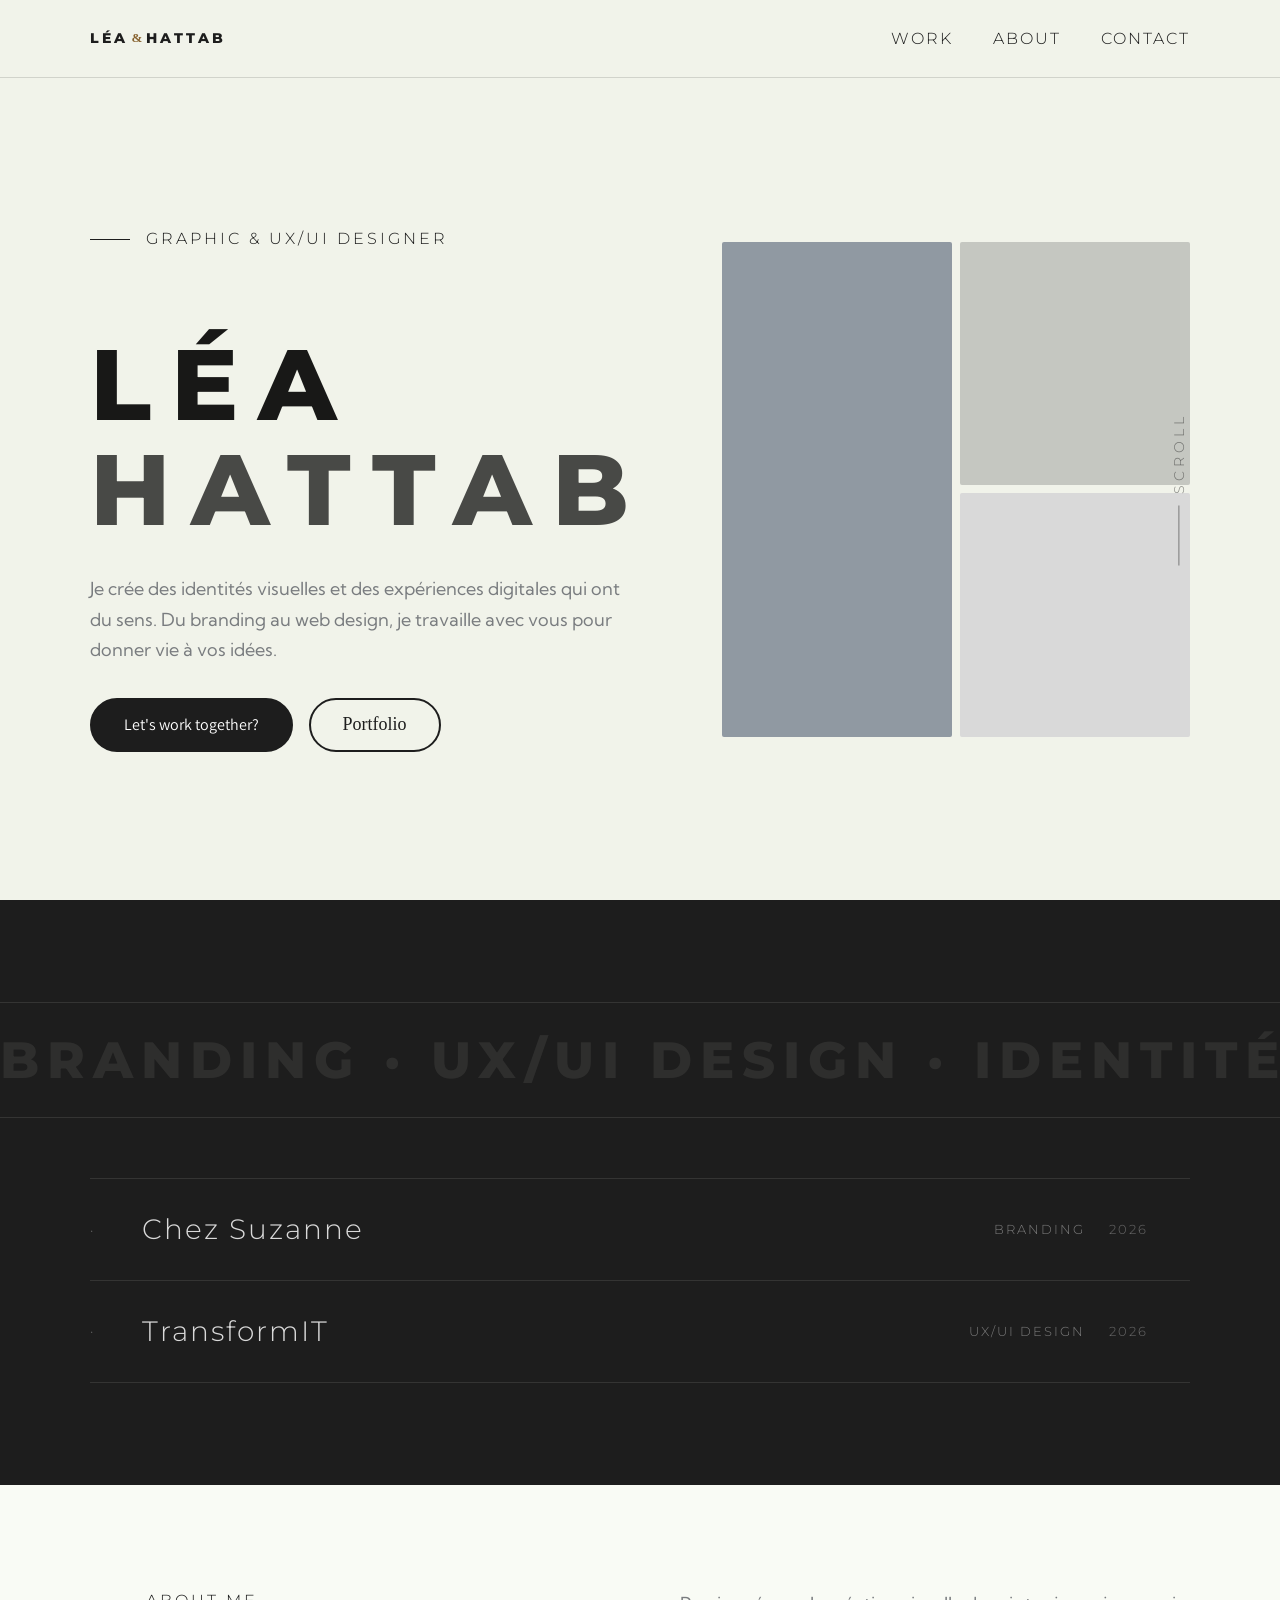
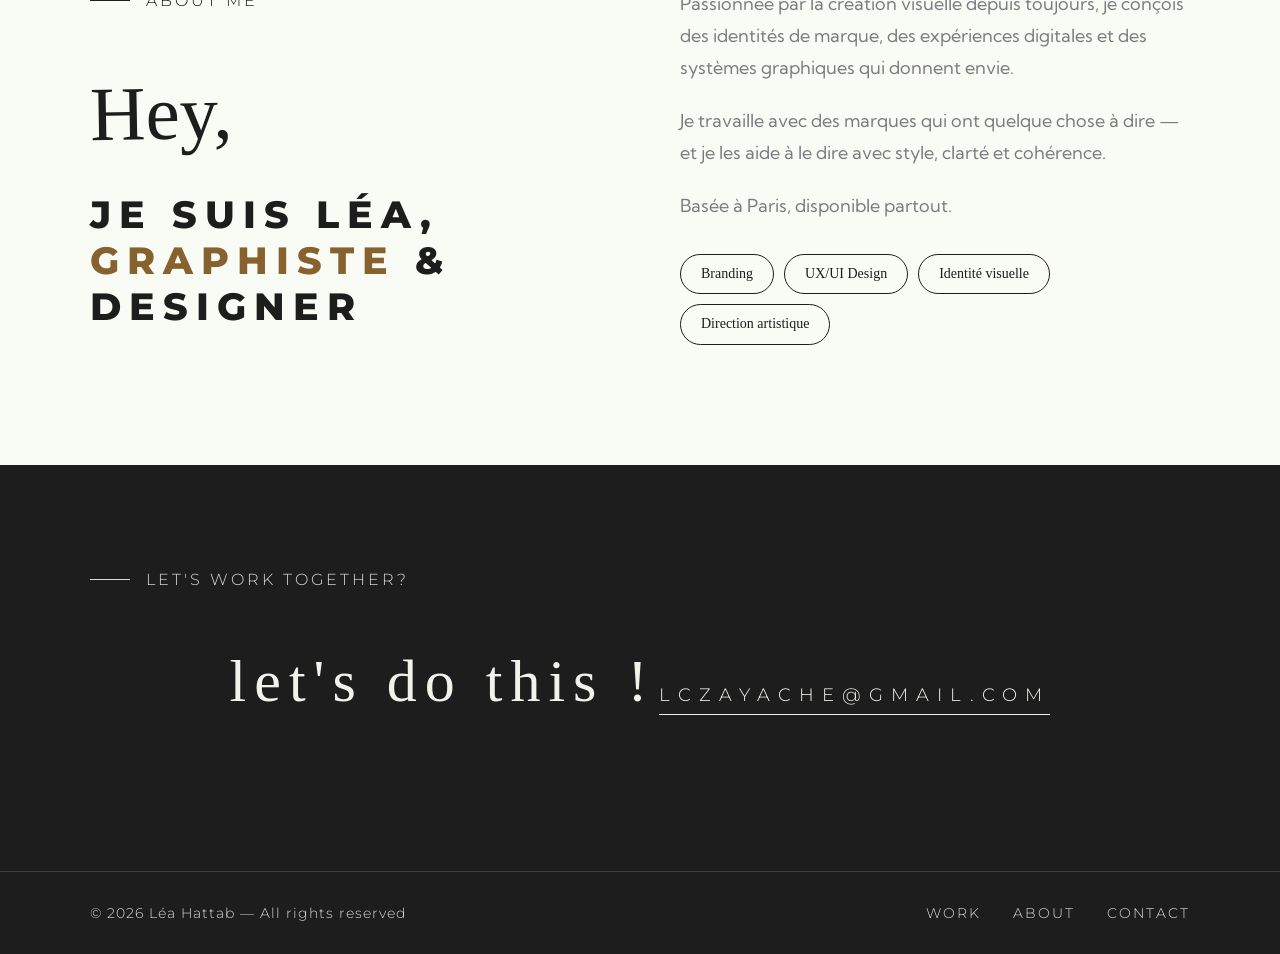
<file: index.html>
<!DOCTYPE html>
<html lang="fr">
<head>
  <meta charset="UTF-8">
  <meta name="viewport" content="width=device-width, initial-scale=1.0">

  <!-- ── SEO ──────────────────────────────────────────────────
       MODIFIE : le titre et la description de la page         -->
  <title>Léa Hattab — Graphic &amp; UX/UI Designer</title>
  <meta name="description" content="Portfolio de Léa Hattab, graphiste et designer UX/UI. Identité visuelle, branding, web design.">
  <meta name="author" content="Léa Hattab">
  <meta property="og:title" content="Léa Hattab — Graphic &amp; UX/UI Designer">
  <meta property="og:description" content="Portfolio de Léa Hattab, graphiste et designer UX/UI.">
  <meta property="og:type" content="website">

  <link rel="stylesheet" href="css/variables.css">
  <link rel="stylesheet" href="css/main.css">
  <link rel="stylesheet" href="css/home.css">
</head>
<body>

  <!-- ══════════════════════════════════════════════════════════
       HEADER
       ══════════════════════════════════════════════════════════ -->
  <header class="header" role="banner">
    <a href="index.html" class="header__logo" aria-label="Léa Hattab — Accueil">
      Léa <span>&amp;</span> Hattab
    </a>
    <nav aria-label="Navigation principale">
      <ul class="header__nav">
        <!-- MODIFIE : les liens du menu -->
        <li><a href="work.html">Work</a></li>
        <li><a href="index.html#about">About</a></li>
        <li><a href="index.html#contact">Contact</a></li>
      </ul>
    </nav>
    <button class="header__burger" aria-label="Ouvrir le menu" aria-expanded="false">
      <span></span><span></span><span></span>
    </button>
  </header>

  <ul class="mobile-nav" aria-label="Navigation mobile">
    <li><a href="work.html">Work</a></li>
    <li><a href="index.html#about">About</a></li>
    <li><a href="index.html#contact">Contact</a></li>
  </ul>

  <main>

    <!-- ══════════════════════════════════════════════════════
         SECTION 1 — HERO
         ══════════════════════════════════════════════════════ -->
    <section class="hero" aria-label="Présentation">
      <div class="hero__inner">

        <div class="hero__content">
          <div class="section-label">
            <!-- MODIFIE : ton métier -->
            Graphic &amp; UX/UI Designer
          </div>

          <h1 class="hero__title" aria-label="Léa Hattab">
            <!-- MODIFIE : ton prénom et nom -->
            <span class="line-1">Léa</span>
            <span class="line-2">Hattab</span>
          </h1>

          <p class="hero__body">
            <!-- MODIFIE : ton texte d'accroche -->
            Je crée des identités visuelles et des expériences digitales qui ont du sens.
            Du branding au web design, je travaille avec vous pour donner vie à vos idées.
          </p>

          <div class="hero__buttons">
            <a href="index.html#contact" class="btn btn--dark">Let's work together?</a>
            <a href="work.html" class="btn btn--outline">Portfolio</a>
          </div>
        </div>

        <!-- Grille d'images droite
             MODIFIE : remplace les divs par tes vraies images
             <img src="images/hero-1.jpg" alt="Description de l'image"> -->
        <div class="hero__images" aria-hidden="true">
          <div class="hero__img-placeholder"></div>
          <div class="hero__img-placeholder"></div>
          <div class="hero__img-placeholder"></div>
        </div>
      </div>

      <div class="hero__scroll" aria-hidden="true">Scroll</div>
    </section>


    <!-- ══════════════════════════════════════════════════════
         SECTION 2 — PROJETS (fond sombre)
         ══════════════════════════════════════════════════════ -->
    <section class="projects-section" aria-label="Projets">

      <div class="ticker" aria-hidden="true">
        <div class="ticker__track">
          <span class="ticker__text">Branding · UX/UI Design · Identité Visuelle · Motion · Print · Direction Artistique · </span>
        </div>
      </div>

      <!-- ─────────────────────────────────────────────────────
           LISTE DES PROJETS
           • AJOUTER un projet  → copie un bloc <a> et modifie-le
           • MASQUER un projet  → ajoute  style="display:none"
           • CHANGER L'ORDRE   → déplace le bloc <a>
           ───────────────────────────────────────────────────── -->
      <nav class="projects-list" aria-label="Liste des projets">

        <a href="projects/chez-suzanne.html" class="projects-list__item animate-on-scroll">
          <div class="projects-list__left">
            <span class="projects-list__num" aria-hidden="true">·</span>
            <span class="projects-list__title">Chez Suzanne</span>
          </div>
          <div class="projects-list__right">
            <span class="projects-list__tag">Branding</span>
            <span class="projects-list__year">2026</span>
            <span class="projects-list__arrow" aria-hidden="true">→</span>
          </div>
        </a>

        <a href="projects/transformit.html" class="projects-list__item animate-on-scroll delay-1">
          <div class="projects-list__left">
            <span class="projects-list__num" aria-hidden="true">·</span>
            <span class="projects-list__title">TransformIT</span>
          </div>
          <div class="projects-list__right">
            <span class="projects-list__tag">UX/UI Design</span>
            <span class="projects-list__year">2026</span>
            <span class="projects-list__arrow" aria-hidden="true">→</span>
          </div>
        </a>

        <!-- COPIE CE BLOC POUR AJOUTER UN PROJET :
        <a href="projects/mon-projet.html" class="projects-list__item animate-on-scroll">
          <div class="projects-list__left">
            <span class="projects-list__num" aria-hidden="true">·</span>
            <span class="projects-list__title">Nom du projet</span>
          </div>
          <div class="projects-list__right">
            <span class="projects-list__tag">Catégorie</span>
            <span class="projects-list__year">2026</span>
            <span class="projects-list__arrow" aria-hidden="true">→</span>
          </div>
        </a>
        -->

      </nav>
    </section>


    <!-- ══════════════════════════════════════════════════════
         SECTION 3 — ABOUT ME
         ══════════════════════════════════════════════════════ -->
    <section class="about-section" id="about" aria-label="À propos">
      <div class="about-section__inner">

        <div>
          <div class="section-label animate-on-scroll">About me</div>
          <span class="about-section__greeting" aria-hidden="true">Hey,</span>
          <h2 class="about-section__title animate-on-scroll">
            <!-- MODIFIE : ta phrase -->
            Je suis Léa,<br>
            <em>Graphiste</em> &amp; Designer
          </h2>
        </div>

        <div class="animate-on-scroll">
          <!-- MODIFIE : ton texte de présentation -->
          <div class="about-section__text">
            <p>
              Passionnée par la création visuelle depuis toujours, je conçois des identités de marque,
              des expériences digitales et des systèmes graphiques qui donnent envie.
            </p>
            <p>
              Je travaille avec des marques qui ont quelque chose à dire — et je les aide à
              le dire avec style, clarté et cohérence.
            </p>
            <p>Basée à Paris, disponible partout.</p>
          </div>

          <!-- MODIFIE : tes domaines de compétences -->
          <div class="about-section__tags">
            <span class="about-section__tag">Branding</span>
            <span class="about-section__tag">UX/UI Design</span>
            <span class="about-section__tag">Identité visuelle</span>
            <span class="about-section__tag">Direction artistique</span>
          </div>
        </div>

      </div>
    </section>

  </main>


  <!-- ══════════════════════════════════════════════════════════
       FOOTER — Let's work together + Copyright
       ══════════════════════════════════════════════════════════ -->
  <footer id="contact">

    <div class="footer-cta">
      <div class="section-label section-label--light animate-on-scroll">
        Let's work together?
      </div>

      <span class="footer-cta__title animate-on-scroll" aria-hidden="true">
        let's do this !
      </span>

      <div class="footer-cta__email-wrap animate-on-scroll">
        <!-- MODIFIE : ton adresse email (aux 2 endroits) -->
        <a href="mailto:Lczayache@gmail.com" class="footer-cta__email">
          Lczayache@gmail.com
        </a>
      </div>
    </div>

    <div class="footer-bar">
      <!-- MODIFIE : le copyright -->
      <p class="footer-bar__copy">© 2026 Léa Hattab — All rights reserved</p>
      <nav aria-label="Navigation footer">
        <ul class="footer-bar__nav">
          <li><a href="work.html">Work</a></li>
          <li><a href="index.html#about">About</a></li>
          <li><a href="index.html#contact">Contact</a></li>
        </ul>
      </nav>
    </div>

  </footer>

  <button class="back-to-top" aria-label="Retourner en haut de la page">↑</button>

  <script src="js/main.js"></script>
  <script src="js/animations.js"></script>
</body>
</html>
</file>
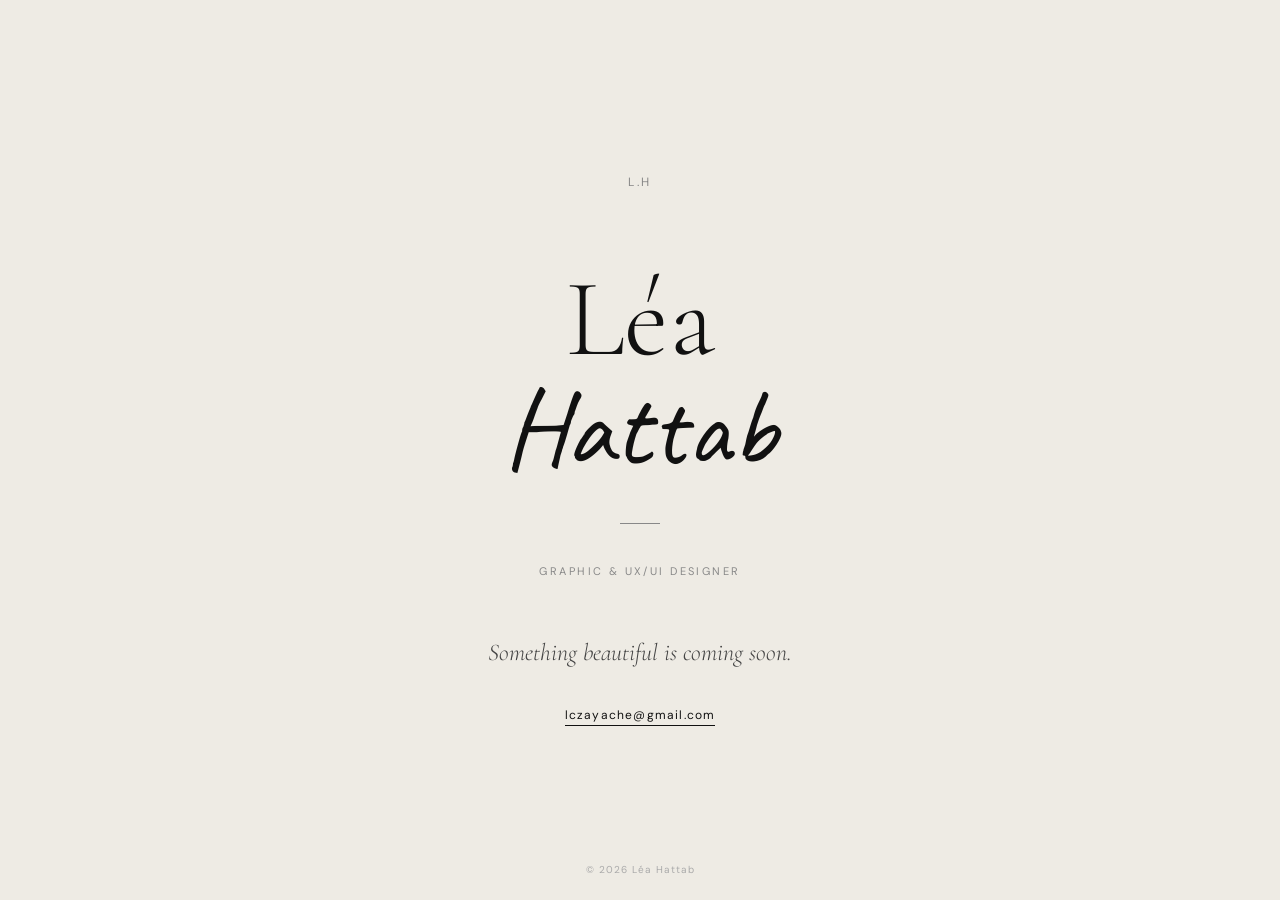
<file: public/old/index.html>
<!DOCTYPE html>
<html lang="en">
<head>
  <meta charset="UTF-8">
  <meta name="viewport" content="width=device-width, initial-scale=1.0">
  <title>Léa Hattab — Coming Soon</title>
  <link rel="preconnect" href="https://fonts.googleapis.com">
  <link rel="preconnect" href="https://fonts.gstatic.com" crossorigin>
  <link href="https://fonts.googleapis.com/css2?family=Cormorant+Garamond:ital,wght@0,300;1,300&family=Caveat:wght@400&family=DM+Sans:wght@300;400&display=swap" rel="stylesheet">
  <style>
    *, *::before, *::after { box-sizing: border-box; margin: 0; padding: 0; }
    body {
      font-family: 'DM Sans', sans-serif;
      background: #eeebe4;
      color: #111;
      min-height: 100vh;
      display: flex;
      flex-direction: column;
      align-items: center;
      justify-content: center;
      text-align: center;
      padding: 40px 24px;
    }
    .logo {
      font-size: 12px;
      letter-spacing: 0.2em;
      text-transform: uppercase;
      color: #888;
      margin-bottom: 80px;
    }
    .name {
      font-family: 'Cormorant Garamond', serif;
      font-weight: 300;
      font-size: clamp(56px, 10vw, 110px);
      line-height: 0.9;
      margin-bottom: 4px;
    }
    .name-script {
      font-family: 'Caveat', cursive;
      font-weight: 400;
      font-size: clamp(56px, 10vw, 110px);
      line-height: 1;
    }
    .line {
      width: 40px;
      height: 1px;
      background: #888;
      margin: 40px auto;
    }
    .tagline {
      font-size: 11px;
      letter-spacing: 0.22em;
      text-transform: uppercase;
      color: #888;
      margin-bottom: 60px;
    }
    .coming {
      font-family: 'Cormorant Garamond', serif;
      font-style: italic;
      font-size: clamp(18px, 2.5vw, 24px);
      font-weight: 300;
      color: #444;
      margin-bottom: 40px;
    }
    .email {
      font-size: 12px;
      letter-spacing: 0.1em;
      color: #111;
      text-decoration: none;
      border-bottom: 1px solid #111;
      padding-bottom: 2px;
    }
    .footer {
      position: fixed;
      bottom: 24px;
      font-size: 10px;
      color: #aaa;
      letter-spacing: 0.1em;
    }
  </style>
</head>
<body>
  <div class="logo">L.H</div>
  <div>
    <div class="name">Léa</div>
    <div class="name-script">Hattab</div>
  </div>
  <div class="line"></div>
  <div class="tagline">Graphic &amp; UX/UI Designer</div>
  <p class="coming">Something beautiful is coming soon.</p>
  <a href="mailto:lczayache@gmail.com" class="email">lczayache@gmail.com</a>
  <div class="footer">© 2026 Léa Hattab</div>
</body>
</html>
</file>
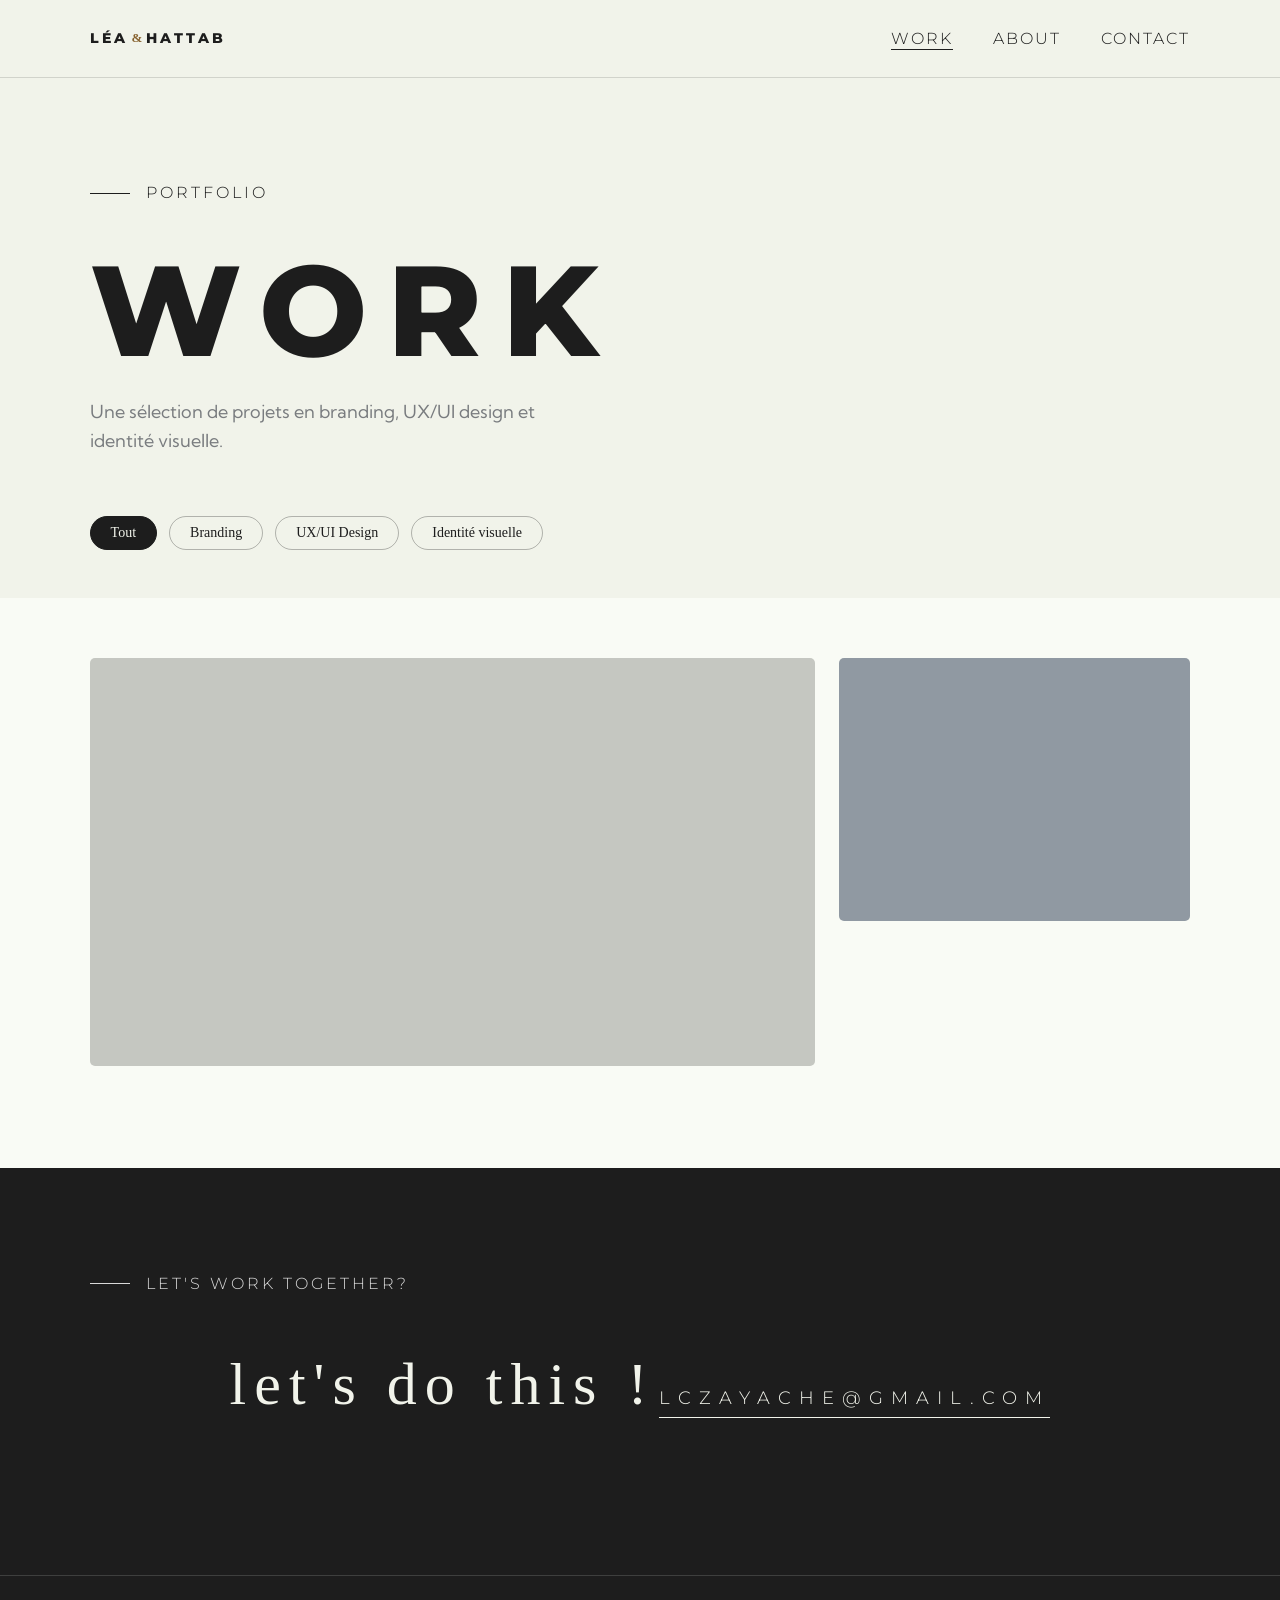
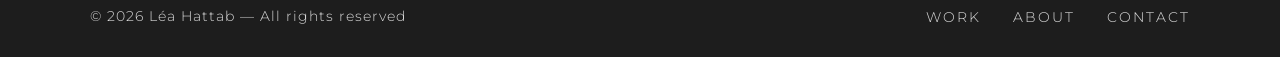
<file: work.html>
<!DOCTYPE html>
<html lang="fr">
<head>
  <meta charset="UTF-8">
  <meta name="viewport" content="width=device-width, initial-scale=1.0">
  <!-- MODIFIE : titre de la page portfolio -->
  <title>Work — Léa Hattab</title>
  <meta name="description" content="Portfolio de projets de Léa Hattab — Branding, UX/UI Design, Identité visuelle.">

  <link rel="stylesheet" href="css/variables.css">
  <link rel="stylesheet" href="css/main.css">
  <link rel="stylesheet" href="css/work.css">
</head>
<body>

  <!-- HEADER -->
  <header class="header" role="banner">
    <a href="index.html" class="header__logo" aria-label="Léa Hattab — Accueil">
      Léa <span>&amp;</span> Hattab
    </a>
    <nav aria-label="Navigation principale">
      <ul class="header__nav">
        <li><a href="work.html" class="active">Work</a></li>
        <li><a href="index.html#about">About</a></li>
        <li><a href="index.html#contact">Contact</a></li>
      </ul>
    </nav>
    <button class="header__burger" aria-label="Ouvrir le menu" aria-expanded="false">
      <span></span><span></span><span></span>
    </button>
  </header>

  <ul class="mobile-nav">
    <li><a href="work.html">Work</a></li>
    <li><a href="index.html#about">About</a></li>
    <li><a href="index.html#contact">Contact</a></li>
  </ul>

  <main>

    <!-- HERO PAGE WORK -->
    <div class="work-hero">
      <div class="section-label animate-on-scroll">Portfolio</div>
      <!-- MODIFIE : le titre de la page -->
      <h1 class="work-hero__title animate-on-scroll">Work</h1>
      <p class="work-hero__sub animate-on-scroll">
        <!-- MODIFIE : le sous-titre -->
        Une sélection de projets en branding, UX/UI design et identité visuelle.
      </p>
    </div>

    <!-- Filtres catégories
         MODIFIE : tes catégories (optionnel) -->
    <div class="work-filters">
      <button class="work-filter active">Tout</button>
      <button class="work-filter">Branding</button>
      <button class="work-filter">UX/UI Design</button>
      <button class="work-filter">Identité visuelle</button>
    </div>

    <!-- ─────────────────────────────────────────────────────────
         GRILLE DE PROJETS
         • AJOUTER un projet  → copie un bloc <a class="project-card">
         • MASQUER un projet  → ajoute  style="display:none"  sur le bloc
         • PROJET MIS EN AVANT (grande carte) → ajoute la classe project-card--featured
         ───────────────────────────────────────────────────────── -->
    <div class="work-grid">

      <!-- Projet featured (grande carte) -->
      <a href="projects/chez-suzanne.html" class="project-card project-card--featured animate-on-scroll">
        <!-- MODIFIE : remplace le div placeholder par ton image cover
             <img src="images/projects/chez-suzanne/cover.jpg"
                  alt="Chez Suzanne — Branding" class="project-card__image"> -->
        <div class="project-card__placeholder"></div>
        <div class="project-card__overlay">
          <!-- MODIFIE : catégorie et titre -->
          <p class="project-card__category">Branding · 2026</p>
          <h2 class="project-card__title">Chez Suzanne</h2>
          <span class="project-card__cta">Voir le projet →</span>
        </div>
      </a>

      <!-- Projet 2 -->
      <a href="projects/transformit.html" class="project-card animate-on-scroll delay-1">
        <div class="project-card__placeholder"></div>
        <div class="project-card__overlay">
          <p class="project-card__category">UX/UI Design · 2026</p>
          <h2 class="project-card__title">TransformIT</h2>
          <span class="project-card__cta">Voir le projet →</span>
        </div>
      </a>

      <!-- COPIE CE BLOC POUR AJOUTER UN PROJET :
      <a href="projects/mon-projet.html" class="project-card animate-on-scroll">
        <img src="images/projects/mon-projet/cover.jpg" alt="Nom du projet" class="project-card__image">
        <div class="project-card__overlay">
          <p class="project-card__category">Catégorie · 2026</p>
          <h2 class="project-card__title">Nom du projet</h2>
          <span class="project-card__cta">Voir le projet →</span>
        </div>
      </a>
      -->

    </div>

  </main>

  <!-- FOOTER -->
  <footer id="contact">
    <div class="footer-cta">
      <div class="section-label section-label--light animate-on-scroll">
        Let's work together?
      </div>
      <span class="footer-cta__title animate-on-scroll" aria-hidden="true">
        let's do this !
      </span>
      <div class="footer-cta__email-wrap animate-on-scroll">
        <!-- MODIFIE : ton email -->
        <a href="mailto:Lczayache@gmail.com" class="footer-cta__email">
          Lczayache@gmail.com
        </a>
      </div>
    </div>
    <div class="footer-bar">
      <p class="footer-bar__copy">© 2026 Léa Hattab — All rights reserved</p>
      <nav aria-label="Navigation footer">
        <ul class="footer-bar__nav">
          <li><a href="work.html">Work</a></li>
          <li><a href="index.html#about">About</a></li>
          <li><a href="index.html#contact">Contact</a></li>
        </ul>
      </nav>
    </div>
  </footer>

  <button class="back-to-top" aria-label="Retourner en haut de la page">↑</button>

  <script src="js/main.js"></script>
  <script src="js/animations.js"></script>
</body>
</html>
</file>
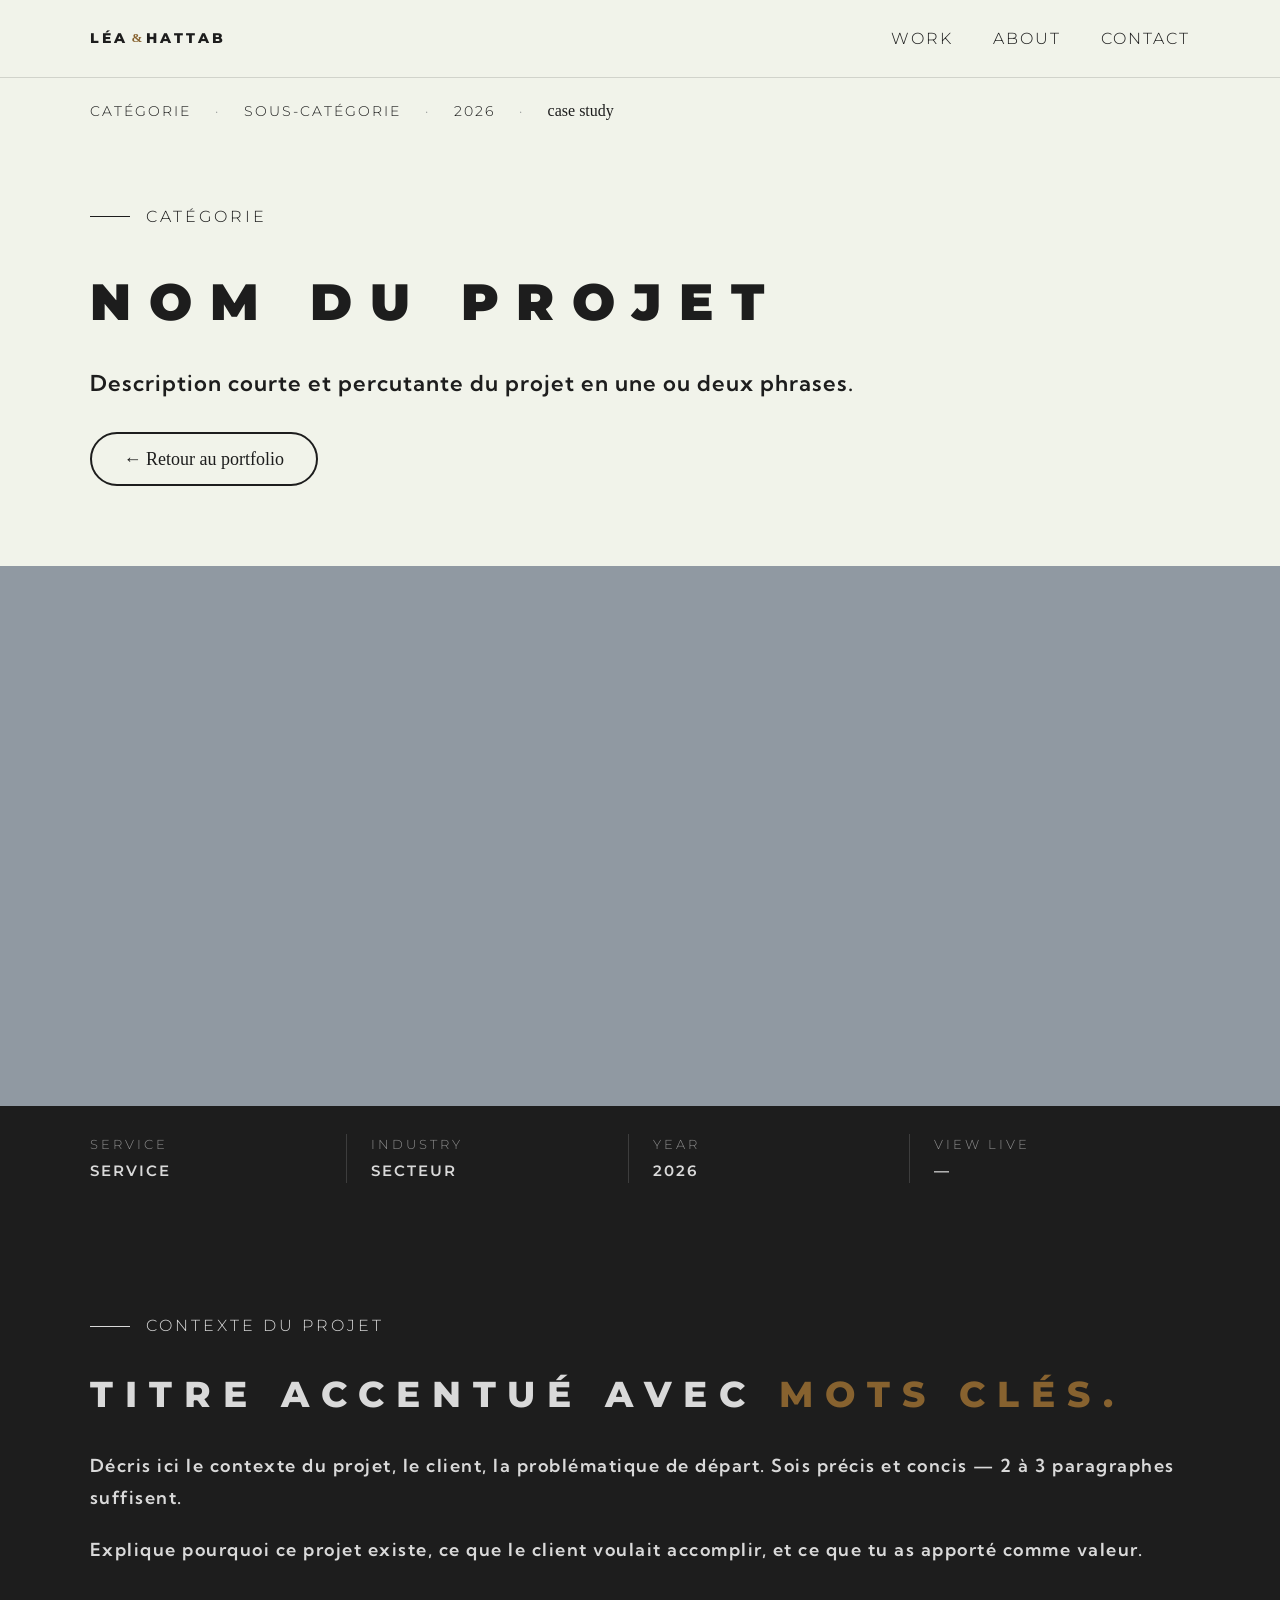
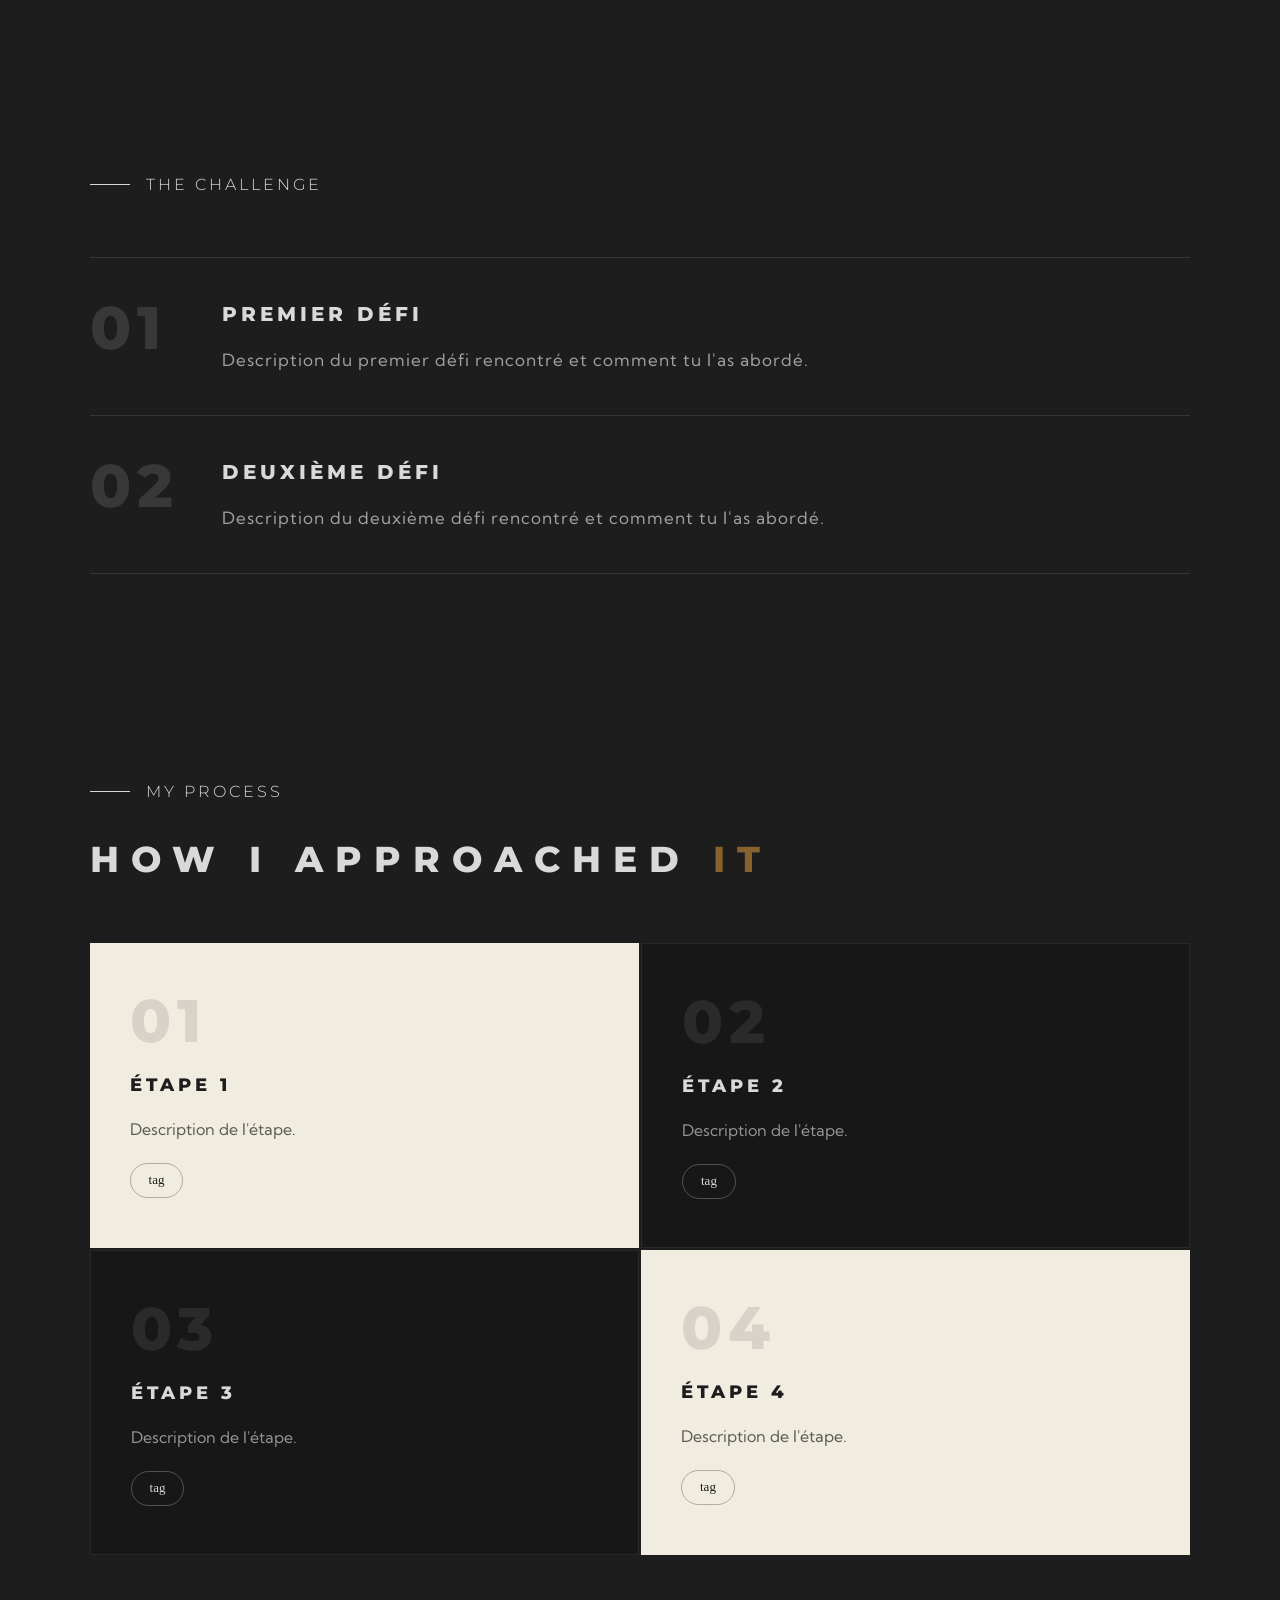
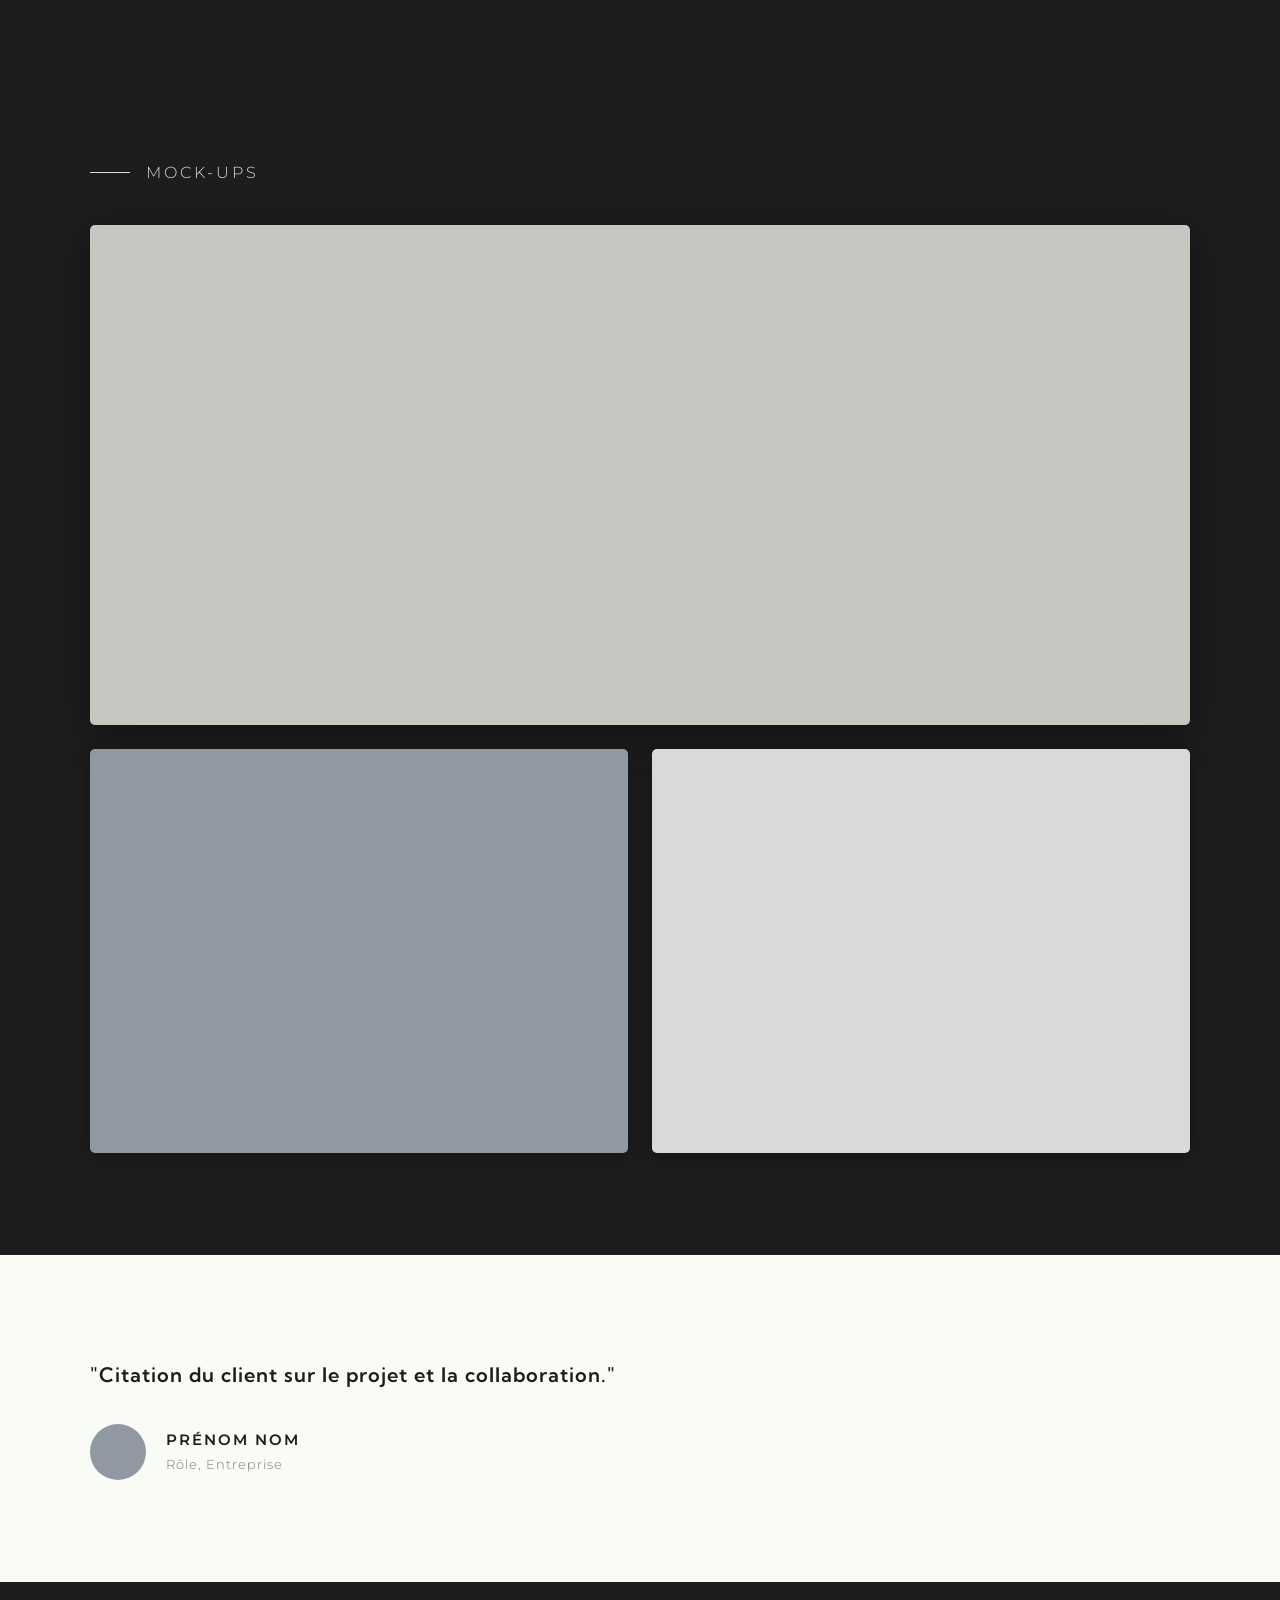
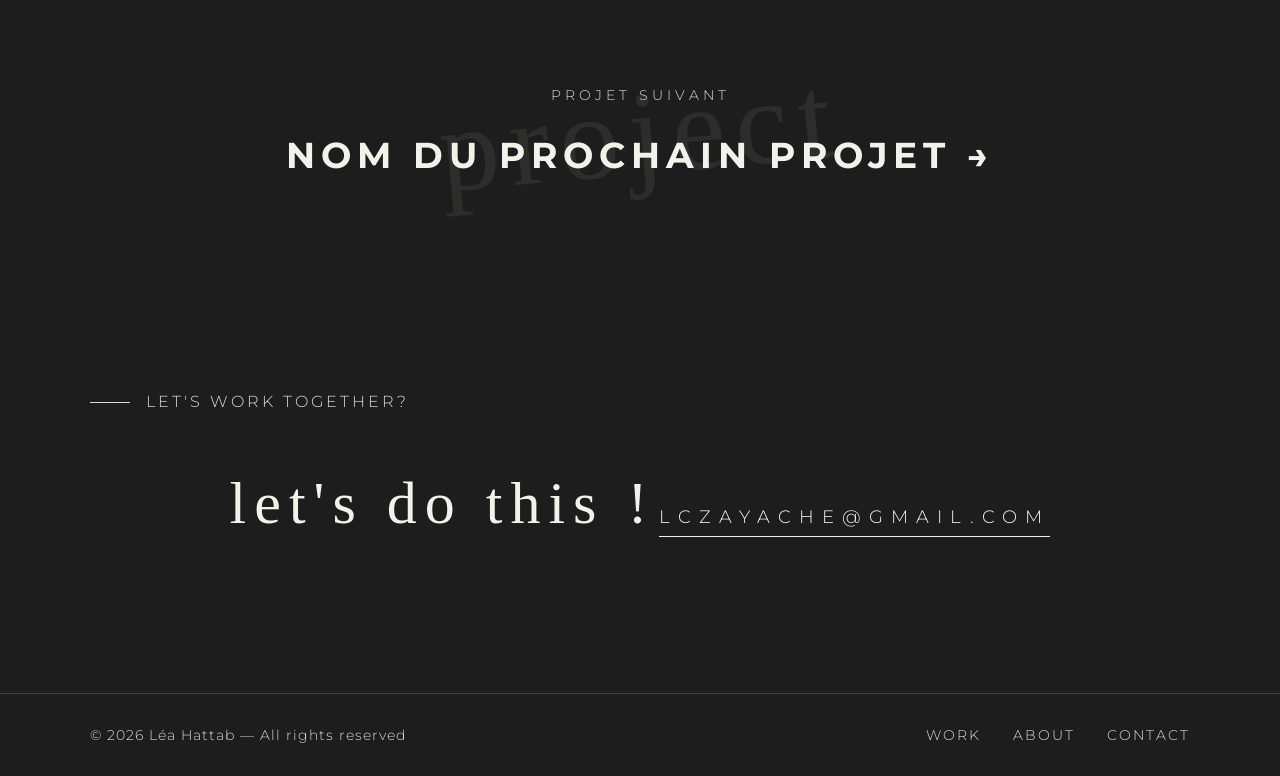
<file: projects/_template.html>
<!DOCTYPE html>
<html lang="fr">
<head>
  <meta charset="UTF-8">
  <meta name="viewport" content="width=device-width, initial-scale=1.0">

  <!-- ════════════════════════════════════════════════════════════
       MODÈLE DE PAGE PROJET — COPIE CE FICHIER POUR CRÉER UN PROJET

       Comment l'utiliser :
       1. Copie ce fichier et renomme-le  (ex: mon-projet.html)
       2. Cherche tous les commentaires "MODIFIE" et change le contenu
       3. Ajoute tes images dans images/projects/mon-projet/
       4. Ajoute un lien vers ce fichier dans index.html ET work.html
       ════════════════════════════════════════════════════════════ -->

  <!-- MODIFIE : titre affiché dans l'onglet du navigateur -->
  <title>Nom du projet — Léa Hattab</title>
  <meta name="description" content="Description courte du projet — Léa Hattab.">

  <link rel="stylesheet" href="../css/variables.css">
  <link rel="stylesheet" href="../css/main.css">
  <link rel="stylesheet" href="../css/project.css">
</head>
<body>

  <!-- HEADER (ne pas modifier) -->
  <header class="header" role="banner">
    <a href="../index.html" class="header__logo">Léa <span>&amp;</span> Hattab</a>
    <nav aria-label="Navigation principale">
      <ul class="header__nav">
        <li><a href="../work.html">Work</a></li>
        <li><a href="../index.html#about">About</a></li>
        <li><a href="../index.html#contact">Contact</a></li>
      </ul>
    </nav>
    <button class="header__burger" aria-label="Ouvrir le menu" aria-expanded="false">
      <span></span><span></span><span></span>
    </button>
  </header>
  <ul class="mobile-nav">
    <li><a href="../work.html">Work</a></li>
    <li><a href="../index.html#about">About</a></li>
    <li><a href="../index.html#contact">Contact</a></li>
  </ul>

  <main>

    <!-- ── BREADCRUMB ──────────────────────────────────────────
         MODIFIE : la catégorie, le type et l'année             -->
    <div class="project-breadcrumb">
      <span class="project-breadcrumb__item">Catégorie</span>
      <span class="project-breadcrumb__item">Sous-catégorie</span>
      <span class="project-breadcrumb__item">2026</span>
      <span class="project-breadcrumb__item project-breadcrumb__item--cursive">case study</span>
    </div>

    <!-- ── HERO PROJET ──────────────────────────────────────── -->
    <div class="project-hero">
      <div class="section-label project-hero__label">
        <!-- MODIFIE : la catégorie (ex: Branding, UX/UI Design…) -->
        Catégorie
      </div>

      <!-- MODIFIE : le titre du projet en majuscules -->
      <h1 class="project-hero__title">NOM DU PROJET</h1>

      <!-- MODIFIE : une phrase de description courte et percutante -->
      <p class="project-hero__subtitle">
        Description courte et percutante du projet en une ou deux phrases.
      </p>

      <div class="project-hero__buttons">
        <!-- Décommente si tu as un lien vers le site live :
        <a href="https://..." target="_blank" rel="noopener" class="btn btn--dark">Voir le site →</a>
        -->
        <a href="../work.html" class="btn btn--outline">← Retour au portfolio</a>
      </div>
    </div>

    <!-- ── IMAGE COVER PRINCIPALE ──────────────────────────────
         MODIFIE : remplace le div gris par ton image
         <img src="../images/projects/mon-projet/cover.jpg"
              alt="Nom du projet — Vue principale"
              style="width:100%; height:60vh; object-fit:cover;">  -->
    <div style="background: var(--grey-mid); height: 60vh; width: 100%;"></div>

    <!-- ── BARRE D'INFOS ───────────────────────────────────────
         MODIFIE : service, secteur, année, lien live            -->
    <div class="project-info-bar">
      <div class="project-info-bar__item">
        <span class="project-info-bar__label">Service</span>
        <!-- MODIFIE : ex: Brand Identity, UX/UI Design, Motion… -->
        <span class="project-info-bar__value">Service</span>
      </div>
      <div class="project-info-bar__item">
        <span class="project-info-bar__label">Industry</span>
        <!-- MODIFIE : ex: Food & Beverage, Tech, Mode… -->
        <span class="project-info-bar__value">Secteur</span>
      </div>
      <div class="project-info-bar__item">
        <span class="project-info-bar__label">Year</span>
        <!-- MODIFIE : l'année -->
        <span class="project-info-bar__value">2026</span>
      </div>
      <div class="project-info-bar__item">
        <span class="project-info-bar__label">View live</span>
        <!-- MODIFIE : le lien ou mets "—" si pas de lien -->
        <span class="project-info-bar__value">—</span>
      </div>
    </div>


    <!-- ════════════════════════════════════════════════════════
         SECTIONS DU PROJET — MODIFIE LE CONTENU
         Tu peux supprimer les sections que tu n'utilises pas.
         ════════════════════════════════════════════════════════ -->


    <!-- ── SECTION : HISTOIRE / CONTEXTE (fond sombre) ─────── -->
    <section class="project-section">

      <div class="section-label section-label--light project-section__label animate-on-scroll">
        <!-- MODIFIE : titre de la section -->
        Contexte du projet
      </div>

      <!-- MODIFIE : titre accentué (em = couleur or) -->
      <h2 class="project-section__accent-title animate-on-scroll">
        Titre accentué avec <em>mots clés.</em>
      </h2>

      <!-- MODIFIE : texte de présentation du projet -->
      <div class="project-section__text animate-on-scroll">
        <p>
          Décris ici le contexte du projet, le client, la problématique de départ.
          Sois précis et concis — 2 à 3 paragraphes suffisent.
        </p>
        <p>
          Explique pourquoi ce projet existe, ce que le client voulait accomplir,
          et ce que tu as apporté comme valeur.
        </p>
      </div>

    </section>


    <!-- ── SECTION : DÉFIS (optionnel) ─────────────────────── -->
    <section class="project-section">

      <div class="section-label section-label--light project-section__label animate-on-scroll">
        The Challenge
      </div>

      <!-- MODIFIE : les 3 défis principaux du projet -->
      <div class="challenges-list">

        <div class="challenge-item animate-on-scroll">
          <div class="challenge-item__num" aria-hidden="true">01</div>
          <div class="challenge-item__content">
            <!-- MODIFIE : titre et description du défi -->
            <h3 class="challenge-item__title">Premier défi</h3>
            <p class="challenge-item__text">
              Description du premier défi rencontré et comment tu l'as abordé.
            </p>
          </div>
        </div>

        <div class="challenge-item animate-on-scroll delay-1">
          <div class="challenge-item__num" aria-hidden="true">02</div>
          <div class="challenge-item__content">
            <h3 class="challenge-item__title">Deuxième défi</h3>
            <p class="challenge-item__text">
              Description du deuxième défi rencontré et comment tu l'as abordé.
            </p>
          </div>
        </div>

        <!-- Ajoute ou supprime des blocs selon le nombre de défis -->

      </div>
    </section>


    <!-- ── SECTION : PROCESSUS (optionnel) ─────────────────── -->
    <section class="project-section">

      <div class="section-label section-label--light project-section__label animate-on-scroll">
        My Process
      </div>

      <h2 class="project-section__accent-title animate-on-scroll">
        How I Approached <em>IT</em>
      </h2>

      <!-- MODIFIE : tes 4 étapes de processus -->
      <div class="process-grid animate-on-scroll">

        <div class="process-card">
          <div class="process-card__num" aria-hidden="true">01</div>
          <h3 class="process-card__title">Étape 1</h3>
          <p class="process-card__text">Description de l'étape.</p>
          <!-- MODIFIE : le tag -->
          <span class="process-card__tag">tag</span>
        </div>

        <div class="process-card process-card--dark">
          <div class="process-card__num" aria-hidden="true">02</div>
          <h3 class="process-card__title">Étape 2</h3>
          <p class="process-card__text">Description de l'étape.</p>
          <span class="process-card__tag">tag</span>
        </div>

        <div class="process-card process-card--dark">
          <div class="process-card__num" aria-hidden="true">03</div>
          <h3 class="process-card__title">Étape 3</h3>
          <p class="process-card__text">Description de l'étape.</p>
          <span class="process-card__tag">tag</span>
        </div>

        <div class="process-card">
          <div class="process-card__num" aria-hidden="true">04</div>
          <h3 class="process-card__title">Étape 4</h3>
          <p class="process-card__text">Description de l'étape.</p>
          <span class="process-card__tag">tag</span>
        </div>

      </div>
    </section>


    <!-- ── SECTION : IMAGES / MOCKUPS ───────────────────────── -->
    <section class="mockups-section">

      <div class="section-label section-label--light animate-on-scroll">
        <!-- MODIFIE : titre de la section images -->
        Mock-ups
      </div>

      <!-- MODIFIE : remplace le div gris par ton image principale
           <img src="../images/projects/mon-projet/mockup-1.jpg"
                alt="Nom du projet — Mockup principal"
                style="width:100%; display:block;">               -->
      <div class="mockup-large animate-on-scroll" style="height: 500px; background: var(--grey-light);"></div>

      <!-- Images secondaires (optionnel) -->
      <div class="mockup-row animate-on-scroll">
        <!-- MODIFIE : tes images secondaires -->
        <div class="mockup-small" style="background: var(--grey-mid);"></div>
        <div class="mockup-small" style="background: #d9d9d9;"></div>
      </div>

    </section>


    <!-- ── SECTION : TÉMOIGNAGE (optionnel) ─────────────────── -->
    <!-- SUPPRIME CETTE SECTION ENTIÈRE si tu n'as pas de témoignage -->
    <section class="testimonial">

      <blockquote class="testimonial__quote animate-on-scroll">
        <!-- MODIFIE : la citation du client (entre guillemets) -->
        "Citation du client sur le projet et la collaboration."
      </blockquote>

      <div class="testimonial__person animate-on-scroll">
        <div class="testimonial__avatar">
          <!-- MODIFIE : photo du client (optionnel)
               <img src="../images/projects/mon-projet/client.jpg" alt=""> -->
        </div>
        <div>
          <!-- MODIFIE : prénom nom et rôle du client -->
          <p class="testimonial__name">Prénom Nom</p>
          <p class="testimonial__role">Rôle, Entreprise</p>
        </div>
      </div>

    </section>


    <!-- ── NEXT PROJECT ───────────────────────────────────────── -->
    <section class="next-project">
      <span class="next-project__word" aria-hidden="true">project</span>
      <span class="next-project__label">Projet suivant</span>
      <!-- MODIFIE : lien et nom du prochain projet -->
      <a href="autre-projet.html" class="next-project__link">
        <span class="next-project__name">Nom du prochain projet →</span>
      </a>
    </section>

  </main>


  <!-- FOOTER (ne pas modifier) -->
  <footer id="contact">
    <div class="footer-cta">
      <div class="section-label section-label--light animate-on-scroll">
        Let's work together?
      </div>
      <span class="footer-cta__title animate-on-scroll" aria-hidden="true">
        let's do this !
      </span>
      <div class="footer-cta__email-wrap animate-on-scroll">
        <a href="mailto:Lczayache@gmail.com" class="footer-cta__email">
          Lczayache@gmail.com
        </a>
      </div>
    </div>
    <div class="footer-bar">
      <p class="footer-bar__copy">© 2026 Léa Hattab — All rights reserved</p>
      <nav aria-label="Navigation footer">
        <ul class="footer-bar__nav">
          <li><a href="../work.html">Work</a></li>
          <li><a href="../index.html#about">About</a></li>
          <li><a href="../index.html#contact">Contact</a></li>
        </ul>
      </nav>
    </div>
  </footer>

  <button class="back-to-top" aria-label="Retourner en haut de la page">↑</button>

  <script src="../js/main.js"></script>
  <script src="../js/animations.js"></script>
</body>
</html>
</file>
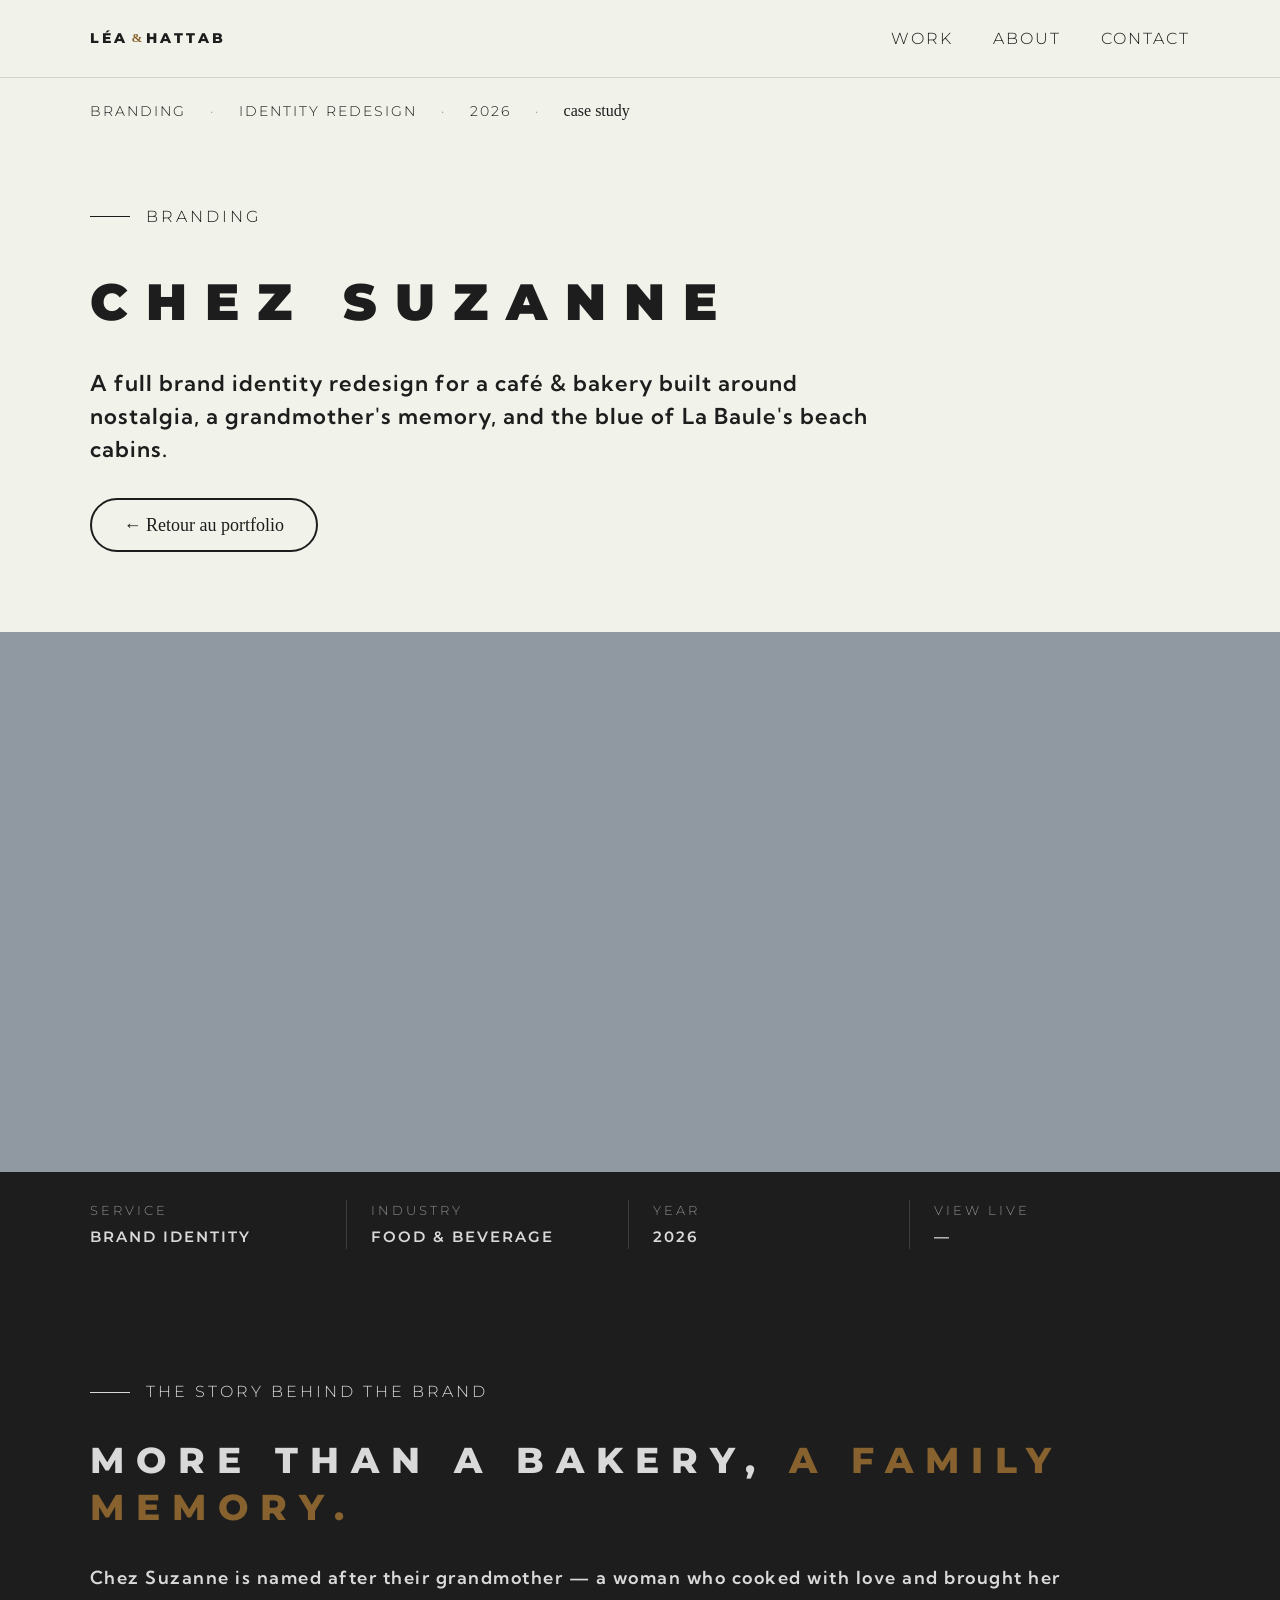
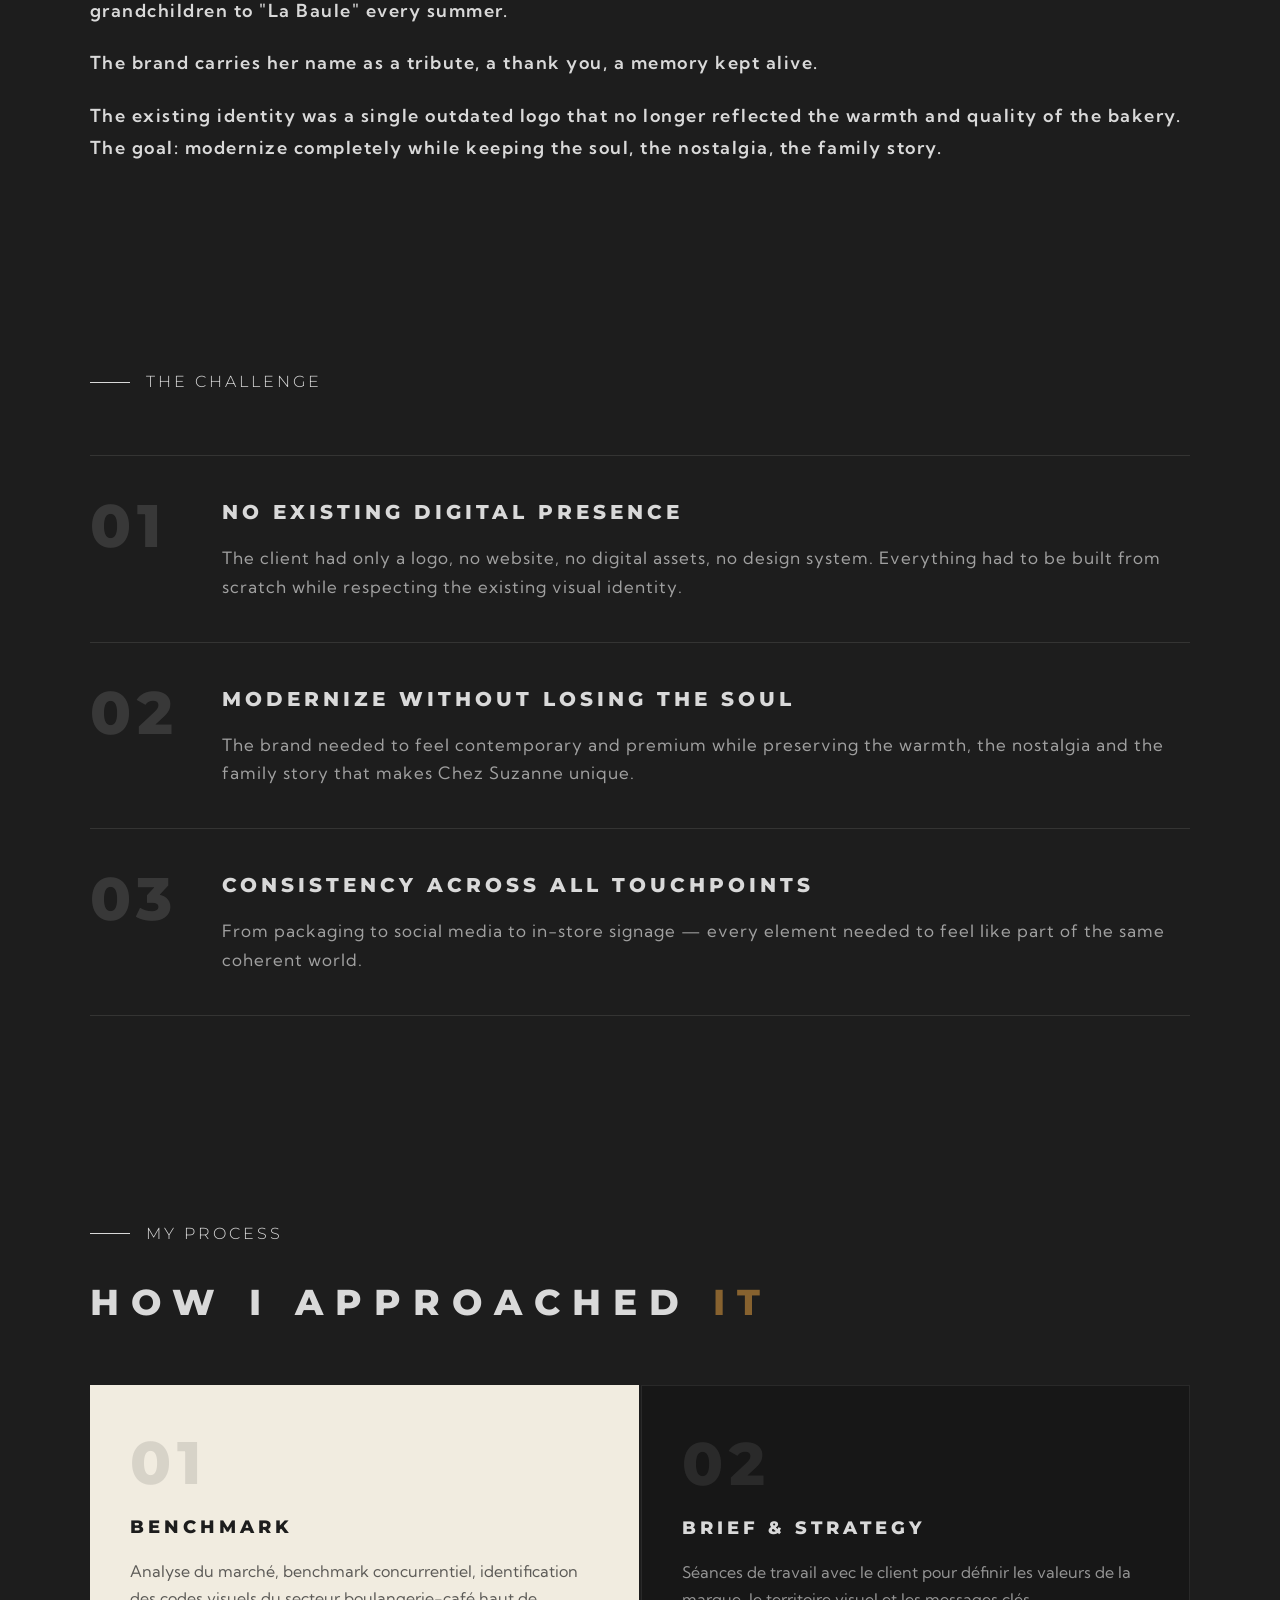
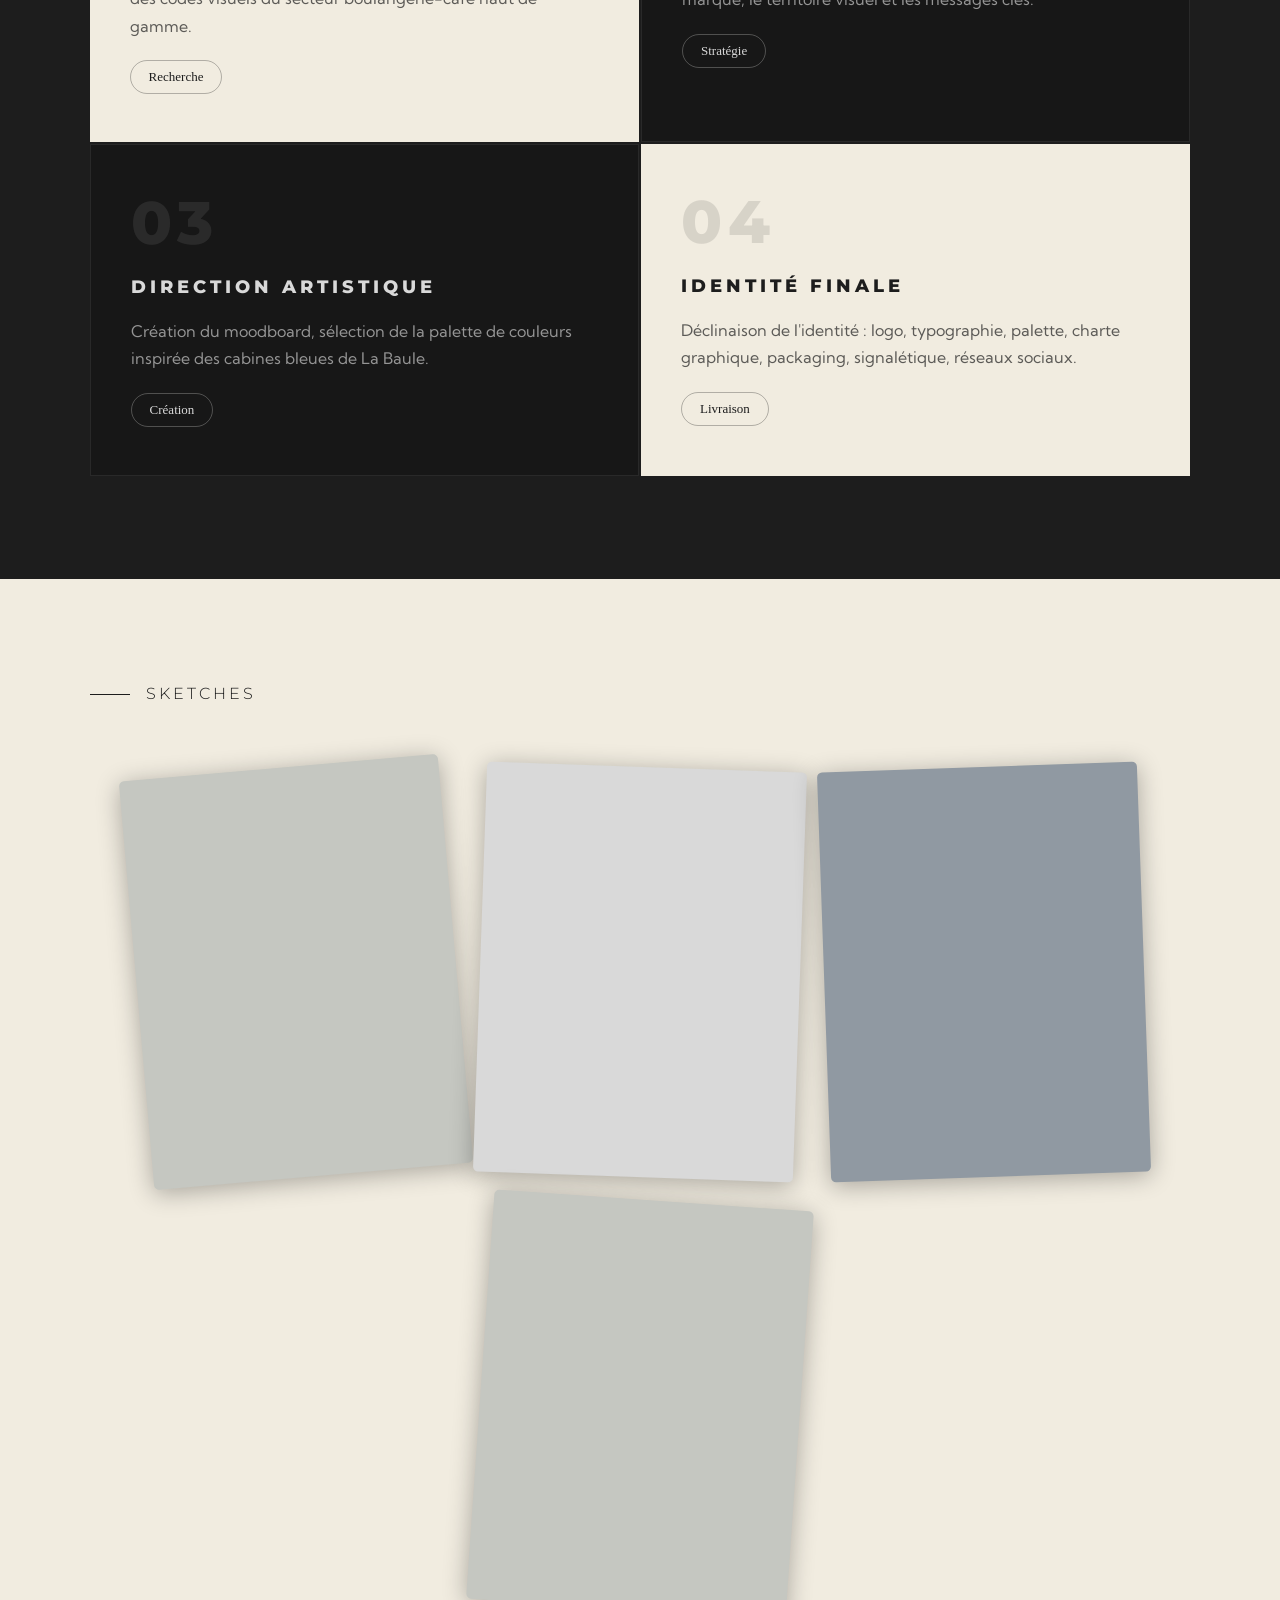
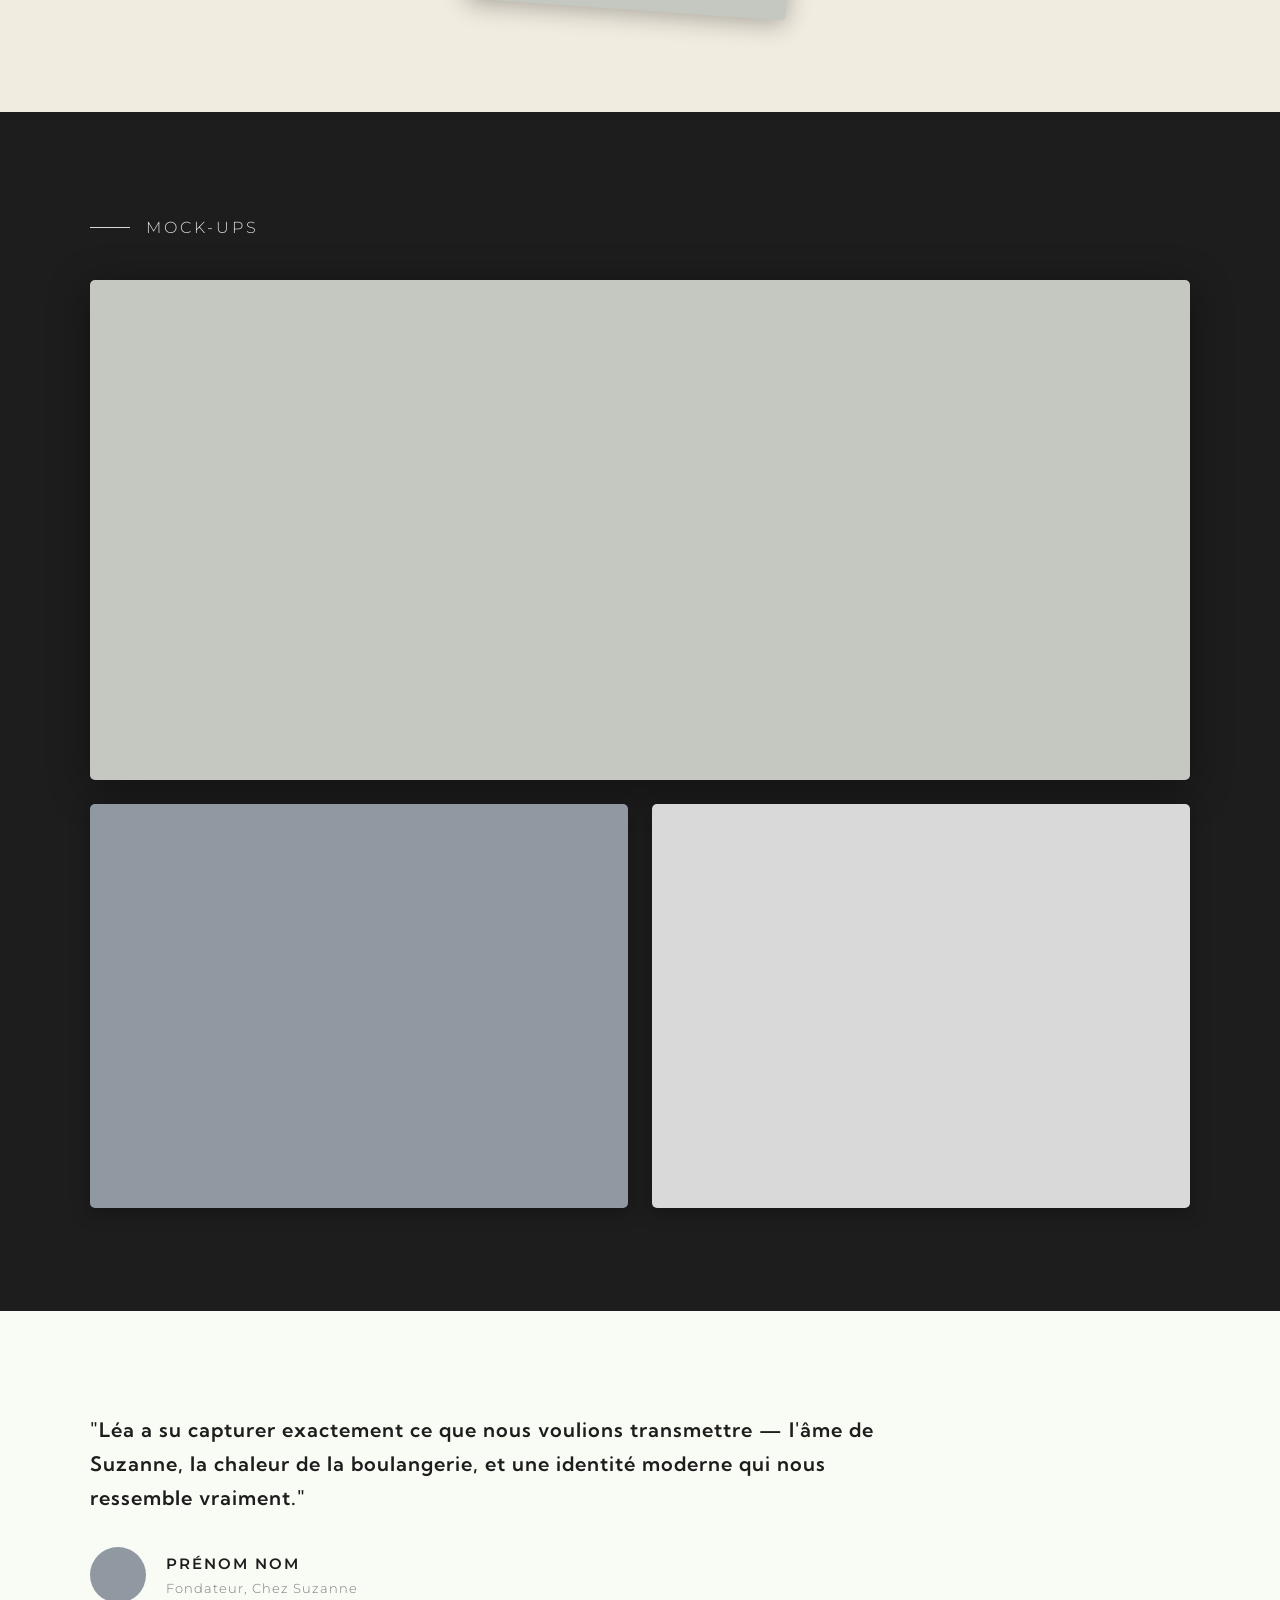
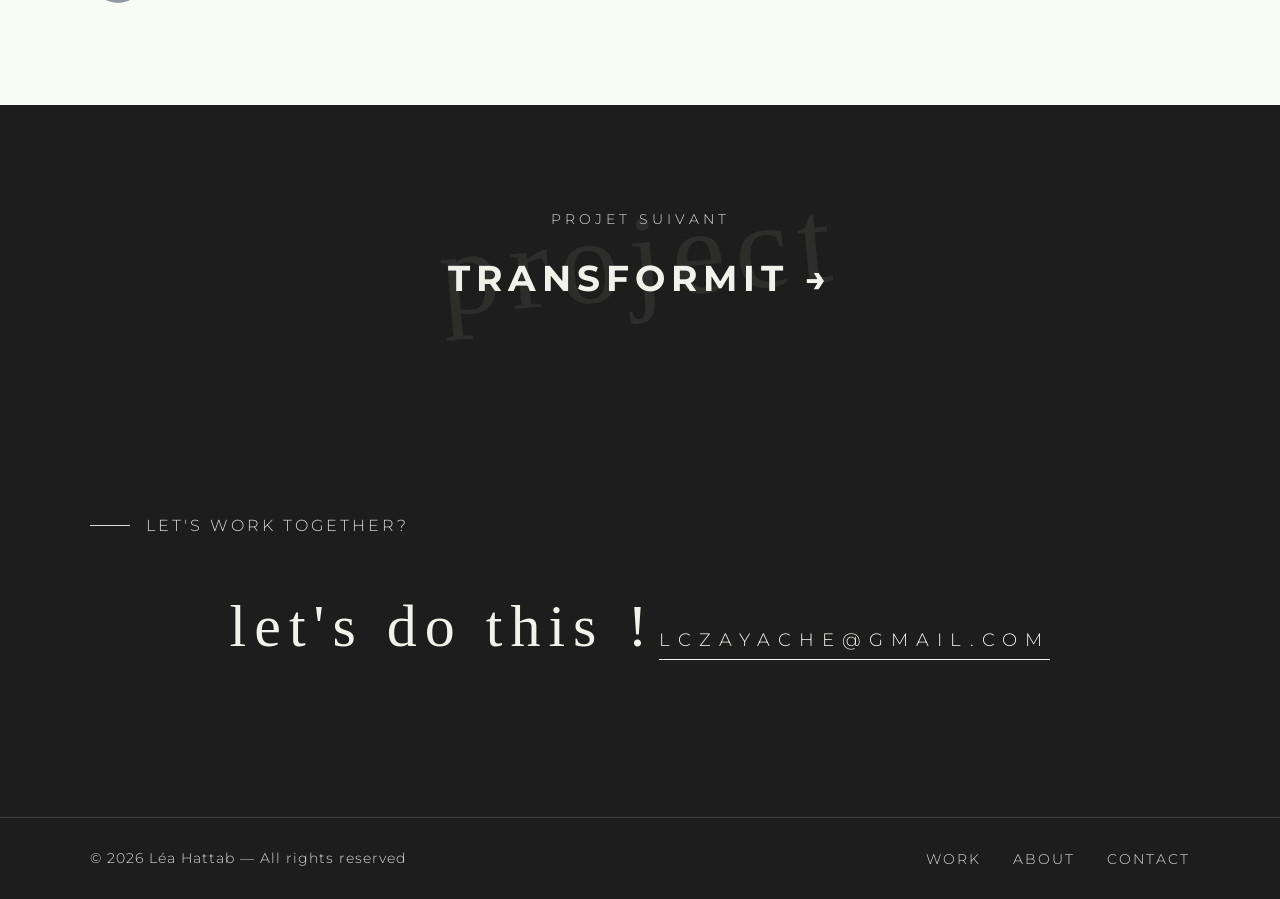
<file: projects/chez-suzanne.html>
<!DOCTYPE html>
<html lang="fr">
<head>
  <meta charset="UTF-8">
  <meta name="viewport" content="width=device-width, initial-scale=1.0">
  <!-- MODIFIE : titre du projet -->
  <title>Chez Suzanne — Léa Hattab</title>
  <meta name="description" content="Chez Suzanne — Refonte d'identité visuelle pour une boulangerie-café. Branding, 2026.">

  <link rel="stylesheet" href="../css/variables.css">
  <link rel="stylesheet" href="../css/main.css">
  <link rel="stylesheet" href="../css/project.css">
</head>
<body>

  <!-- HEADER -->
  <header class="header" role="banner">
    <a href="../index.html" class="header__logo">Léa <span>&amp;</span> Hattab</a>
    <nav aria-label="Navigation principale">
      <ul class="header__nav">
        <li><a href="../work.html">Work</a></li>
        <li><a href="../index.html#about">About</a></li>
        <li><a href="../index.html#contact">Contact</a></li>
      </ul>
    </nav>
    <button class="header__burger" aria-label="Ouvrir le menu" aria-expanded="false">
      <span></span><span></span><span></span>
    </button>
  </header>

  <ul class="mobile-nav">
    <li><a href="../work.html">Work</a></li>
    <li><a href="../index.html#about">About</a></li>
    <li><a href="../index.html#contact">Contact</a></li>
  </ul>

  <main>

    <!-- ── BREADCRUMB ──────────────────────────────────────── -->
    <!-- MODIFIE : catégorie, type, année -->
    <div class="project-breadcrumb">
      <span class="project-breadcrumb__item">Branding</span>
      <span class="project-breadcrumb__item">Identity Redesign</span>
      <span class="project-breadcrumb__item">2026</span>
      <span class="project-breadcrumb__item project-breadcrumb__item--cursive">case study</span>
    </div>

    <!-- ── HERO PROJET ─────────────────────────────────────── -->
    <div class="project-hero">
      <div class="section-label project-hero__label">
        <!-- MODIFIE : label de section -->
        Branding
      </div>

      <!-- MODIFIE : titre du projet -->
      <h1 class="project-hero__title">Chez Suzanne</h1>

      <!-- MODIFIE : description courte du projet -->
      <p class="project-hero__subtitle">
        A full brand identity redesign for a café &amp; bakery built around
        nostalgia, a grandmother's memory, and the blue of La Baule's beach cabins.
      </p>

      <div class="project-hero__buttons">
        <!-- Lien vers le site live (laisse vide si pas de lien) -->
        <!-- <a href="https://..." target="_blank" rel="noopener" class="btn btn--dark">Voir le site →</a> -->
        <a href="../work.html" class="btn btn--outline">← Retour au portfolio</a>
      </div>
    </div>

    <!-- Image cover principale
         MODIFIE : remplace le placeholder par ton image
         <img src="../images/projects/chez-suzanne/cover.jpg" alt="Chez Suzanne — Vue principale"> -->
    <div style="background: var(--grey-mid); height: 60vh; width: 100%;"></div>

    <!-- ── BARRE D'INFOS ───────────────────────────────────── -->
    <div class="project-info-bar">
      <div class="project-info-bar__item">
        <!-- MODIFIE : le service -->
        <span class="project-info-bar__label">Service</span>
        <span class="project-info-bar__value">Brand Identity</span>
      </div>
      <div class="project-info-bar__item">
        <!-- MODIFIE : le secteur -->
        <span class="project-info-bar__label">Industry</span>
        <span class="project-info-bar__value">Food &amp; Beverage</span>
      </div>
      <div class="project-info-bar__item">
        <!-- MODIFIE : l'année -->
        <span class="project-info-bar__label">Year</span>
        <span class="project-info-bar__value">2026</span>
      </div>
      <div class="project-info-bar__item">
        <!-- MODIFIE : lien vers le site ou "—" si pas de lien -->
        <span class="project-info-bar__label">View live</span>
        <span class="project-info-bar__value">—</span>
      </div>
    </div>


    <!-- ── HISTOIRE DU PROJET (fond sombre) ──────────────────── -->
    <section class="project-section">

      <div class="section-label section-label--light project-section__label animate-on-scroll">
        <!-- MODIFIE : titre de la section -->
        The Story Behind the Brand
      </div>

      <!-- MODIFIE : titre accentué (em = couleur or) -->
      <h2 class="project-section__accent-title animate-on-scroll">
        More than a bakery, <em>A family memory.</em>
      </h2>

      <!-- MODIFIE : texte long de présentation du projet -->
      <div class="project-section__text animate-on-scroll">
        <p>
          Chez Suzanne is named after their grandmother — a woman who cooked with love
          and brought her grandchildren to "La Baule" every summer.
        </p>
        <p>
          The brand carries her name as a tribute, a thank you, a memory kept alive.
        </p>
        <p>
          The existing identity was a single outdated logo that no longer reflected
          the warmth and quality of the bakery. The goal: modernize completely while
          keeping the soul, the nostalgia, the family story.
        </p>
      </div>

    </section>


    <!-- ── THE CHALLENGE (fond sombre) ───────────────────────── -->
    <section class="project-section">

      <div class="section-label section-label--light project-section__label animate-on-scroll">
        The Challenge
      </div>

      <!-- MODIFIE : les défis du projet (liste numérotée) -->
      <div class="challenges-list">

        <div class="challenge-item animate-on-scroll">
          <div class="challenge-item__num" aria-hidden="true">01</div>
          <div class="challenge-item__content">
            <!-- MODIFIE : titre et texte du défi -->
            <h3 class="challenge-item__title">No Existing Digital Presence</h3>
            <p class="challenge-item__text">
              The client had only a logo, no website, no digital assets, no design system.
              Everything had to be built from scratch while respecting the existing visual identity.
            </p>
          </div>
        </div>

        <div class="challenge-item animate-on-scroll delay-1">
          <div class="challenge-item__num" aria-hidden="true">02</div>
          <div class="challenge-item__content">
            <h3 class="challenge-item__title">Modernize Without Losing the Soul</h3>
            <p class="challenge-item__text">
              The brand needed to feel contemporary and premium while preserving the warmth,
              the nostalgia and the family story that makes Chez Suzanne unique.
            </p>
          </div>
        </div>

        <div class="challenge-item animate-on-scroll delay-2">
          <div class="challenge-item__num" aria-hidden="true">03</div>
          <div class="challenge-item__content">
            <h3 class="challenge-item__title">Consistency Across All Touchpoints</h3>
            <p class="challenge-item__text">
              From packaging to social media to in-store signage — every element needed
              to feel like part of the same coherent world.
            </p>
          </div>
        </div>

      </div>
    </section>


    <!-- ── MON APPROCHE / PROCESSUS ──────────────────────────── -->
    <section class="project-section">

      <div class="section-label section-label--light project-section__label animate-on-scroll">
        My Process
      </div>

      <h2 class="project-section__accent-title animate-on-scroll">
        How I Approached <em>IT</em>
      </h2>

      <!-- MODIFIE : les étapes de ton processus -->
      <div class="process-grid animate-on-scroll">

        <div class="process-card">
          <div class="process-card__num" aria-hidden="true">01</div>
          <h3 class="process-card__title">Benchmark</h3>
          <p class="process-card__text">
            Analyse du marché, benchmark concurrentiel, identification des codes
            visuels du secteur boulangerie-café haut de gamme.
          </p>
          <span class="process-card__tag">Recherche</span>
        </div>

        <div class="process-card process-card--dark">
          <div class="process-card__num" aria-hidden="true">02</div>
          <h3 class="process-card__title">Brief &amp; Strategy</h3>
          <p class="process-card__text">
            Séances de travail avec le client pour définir les valeurs de la marque,
            le territoire visuel et les messages clés.
          </p>
          <span class="process-card__tag">Stratégie</span>
        </div>

        <div class="process-card process-card--dark">
          <div class="process-card__num" aria-hidden="true">03</div>
          <h3 class="process-card__title">Direction artistique</h3>
          <p class="process-card__text">
            Création du moodboard, sélection de la palette de couleurs inspirée
            des cabines bleues de La Baule.
          </p>
          <span class="process-card__tag">Création</span>
        </div>

        <div class="process-card">
          <div class="process-card__num" aria-hidden="true">04</div>
          <h3 class="process-card__title">Identité finale</h3>
          <p class="process-card__text">
            Déclinaison de l'identité : logo, typographie, palette, charte graphique,
            packaging, signalétique, réseaux sociaux.
          </p>
          <span class="process-card__tag">Livraison</span>
        </div>

      </div>
    </section>


    <!-- ── SKETCHES / MOODBOARD ───────────────────────────────── -->
    <section class="project-section project-section--warm">

      <div class="section-label project-section__label animate-on-scroll">
        Sketches
      </div>

      <!-- MODIFIE : tes images de moodboard / sketches
           Remplace les divs vides par des <img>
           <img src="../images/projects/chez-suzanne/sketch-1.jpg" alt="Sketch 1"> -->
      <div class="sketches-grid animate-on-scroll">
        <div class="sketch-card" style="background: var(--grey-light);"></div>
        <div class="sketch-card" style="background: #d9d9d9;"></div>
        <div class="sketch-card" style="background: var(--grey-mid);"></div>
        <div class="sketch-card" style="background: var(--grey-light);"></div>
      </div>

    </section>


    <!-- ── MOCKUPS ────────────────────────────────────────────── -->
    <section class="mockups-section">

      <div class="section-label section-label--light animate-on-scroll">
        Mock-ups
      </div>

      <!-- MODIFIE : tes images de mockups
           <img src="../images/projects/chez-suzanne/mockup-1.jpg" alt="Mockup principal"> -->
      <div class="mockup-large animate-on-scroll" style="height: 500px; background: var(--grey-light);"></div>

      <div class="mockup-row animate-on-scroll">
        <div class="mockup-small" style="background: var(--grey-mid);"></div>
        <div class="mockup-small" style="background: #d9d9d9;"></div>
      </div>

    </section>


    <!-- ── TÉMOIGNAGE CLIENT (optionnel) ─────────────────────── -->
    <section class="testimonial">

      <!-- MODIFIE : la citation du client
           Supprime toute cette section si tu n'as pas de témoignage -->
      <blockquote class="testimonial__quote animate-on-scroll">
        "Léa a su capturer exactement ce que nous voulions transmettre — l'âme de Suzanne,
        la chaleur de la boulangerie, et une identité moderne qui nous ressemble vraiment."
      </blockquote>

      <div class="testimonial__person animate-on-scroll">
        <div class="testimonial__avatar">
          <!-- <img src="../images/projects/chez-suzanne/client-avatar.jpg" alt=""> -->
        </div>
        <div>
          <!-- MODIFIE : nom et rôle du client -->
          <p class="testimonial__name">Prénom Nom</p>
          <p class="testimonial__role">Fondateur, Chez Suzanne</p>
        </div>
      </div>

    </section>


    <!-- ── NEXT PROJECT ───────────────────────────────────────── -->
    <section class="next-project">
      <span class="next-project__word" aria-hidden="true">project</span>
      <span class="next-project__label">Projet suivant</span>
      <!-- MODIFIE : nom et lien du prochain projet -->
      <a href="transformit.html" class="next-project__link">
        <span class="next-project__name">TransformIT →</span>
      </a>
    </section>

  </main>


  <!-- FOOTER -->
  <footer id="contact">
    <div class="footer-cta">
      <div class="section-label section-label--light animate-on-scroll">
        Let's work together?
      </div>
      <span class="footer-cta__title animate-on-scroll" aria-hidden="true">
        let's do this !
      </span>
      <div class="footer-cta__email-wrap animate-on-scroll">
        <!-- MODIFIE : ton email -->
        <a href="mailto:Lczayache@gmail.com" class="footer-cta__email">
          Lczayache@gmail.com
        </a>
      </div>
    </div>
    <div class="footer-bar">
      <p class="footer-bar__copy">© 2026 Léa Hattab — All rights reserved</p>
      <nav aria-label="Navigation footer">
        <ul class="footer-bar__nav">
          <li><a href="../work.html">Work</a></li>
          <li><a href="../index.html#about">About</a></li>
          <li><a href="../index.html#contact">Contact</a></li>
        </ul>
      </nav>
    </div>
  </footer>

  <button class="back-to-top" aria-label="Retourner en haut de la page">↑</button>

  <script src="../js/main.js"></script>
  <script src="../js/animations.js"></script>
</body>
</html>
</file>
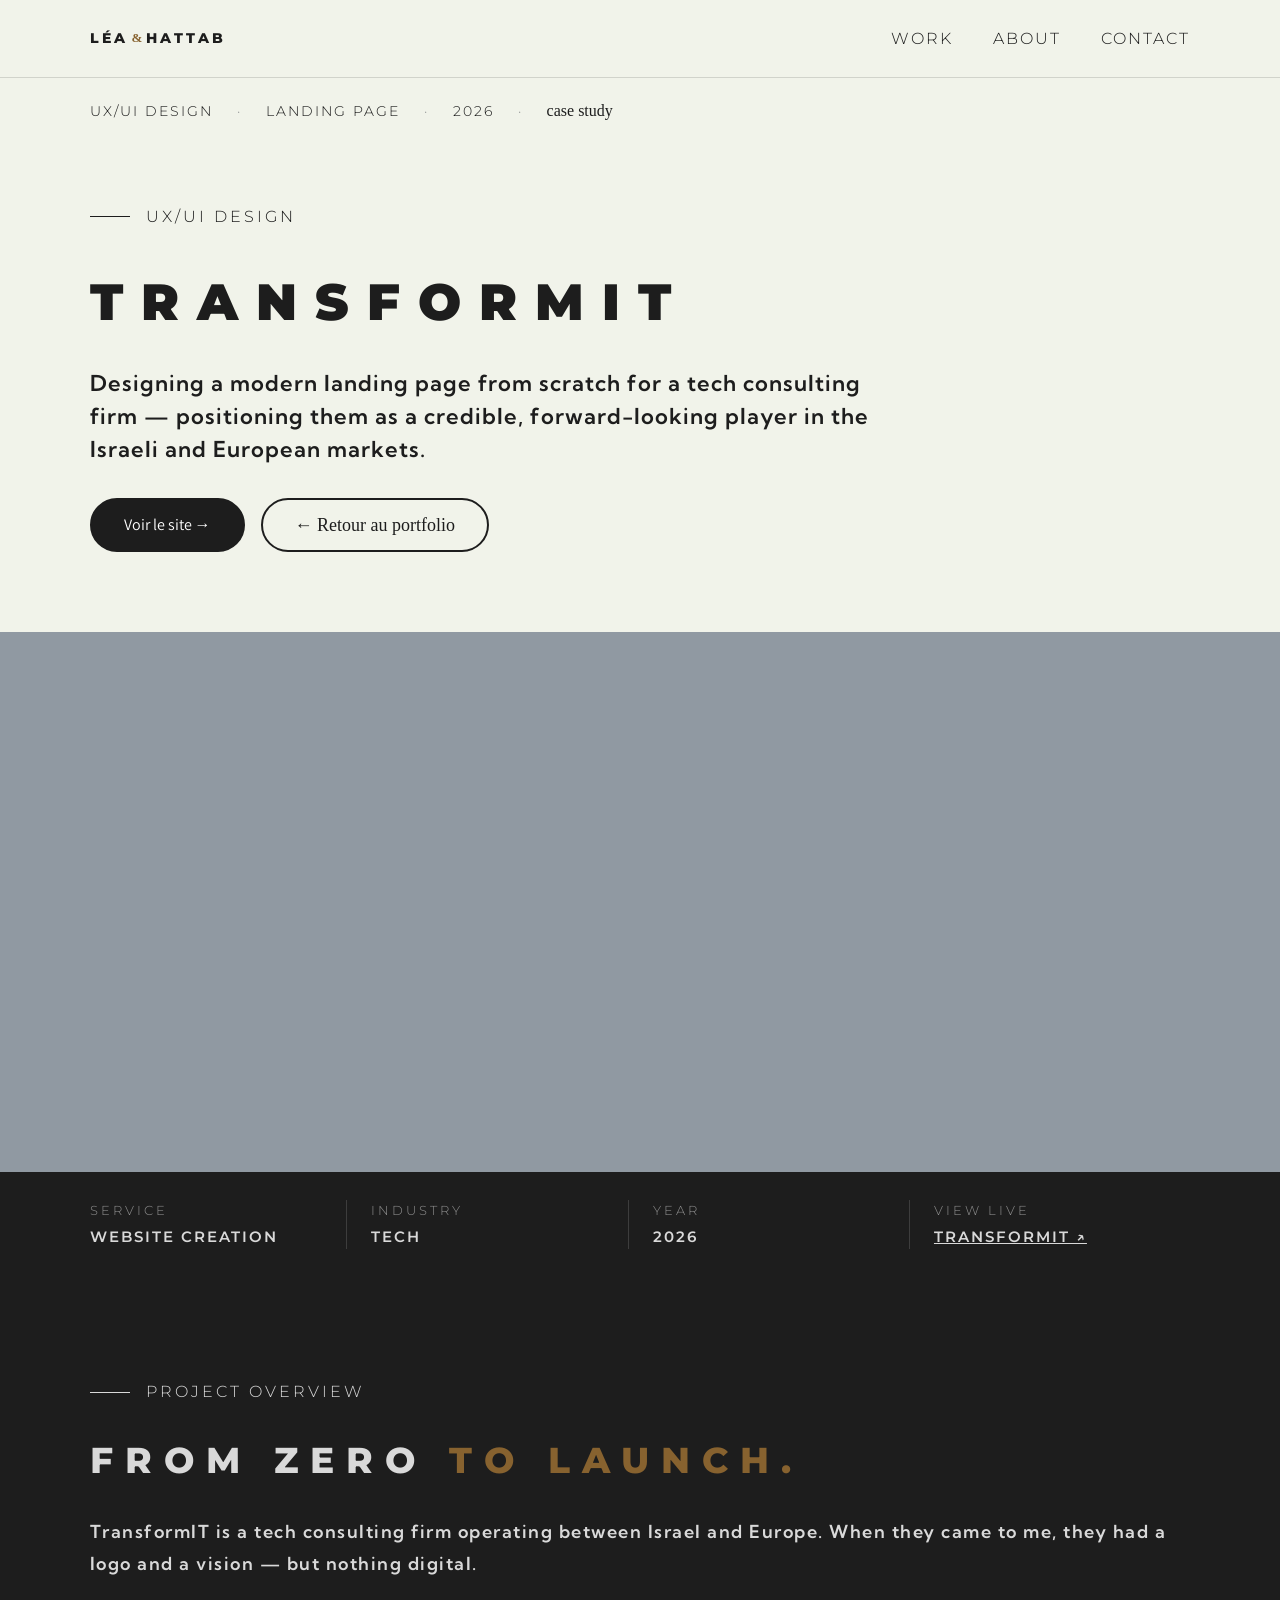
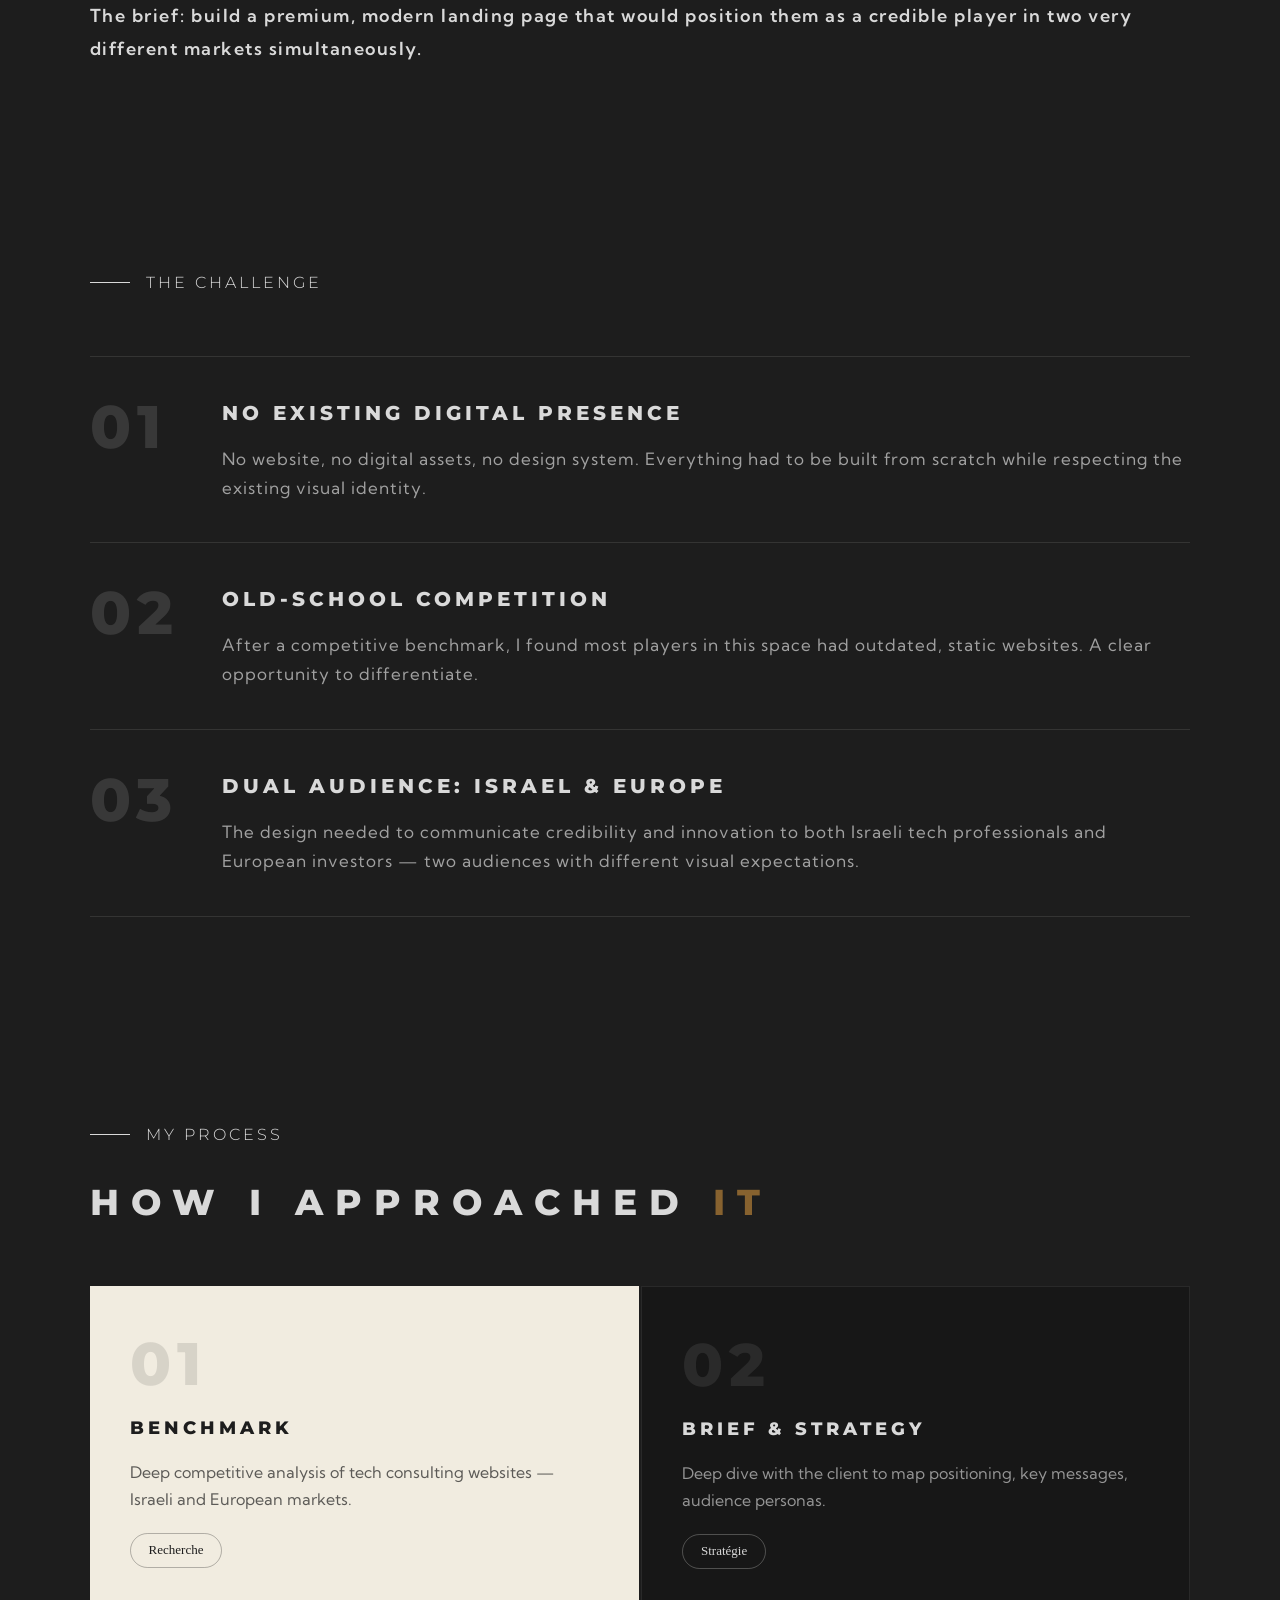
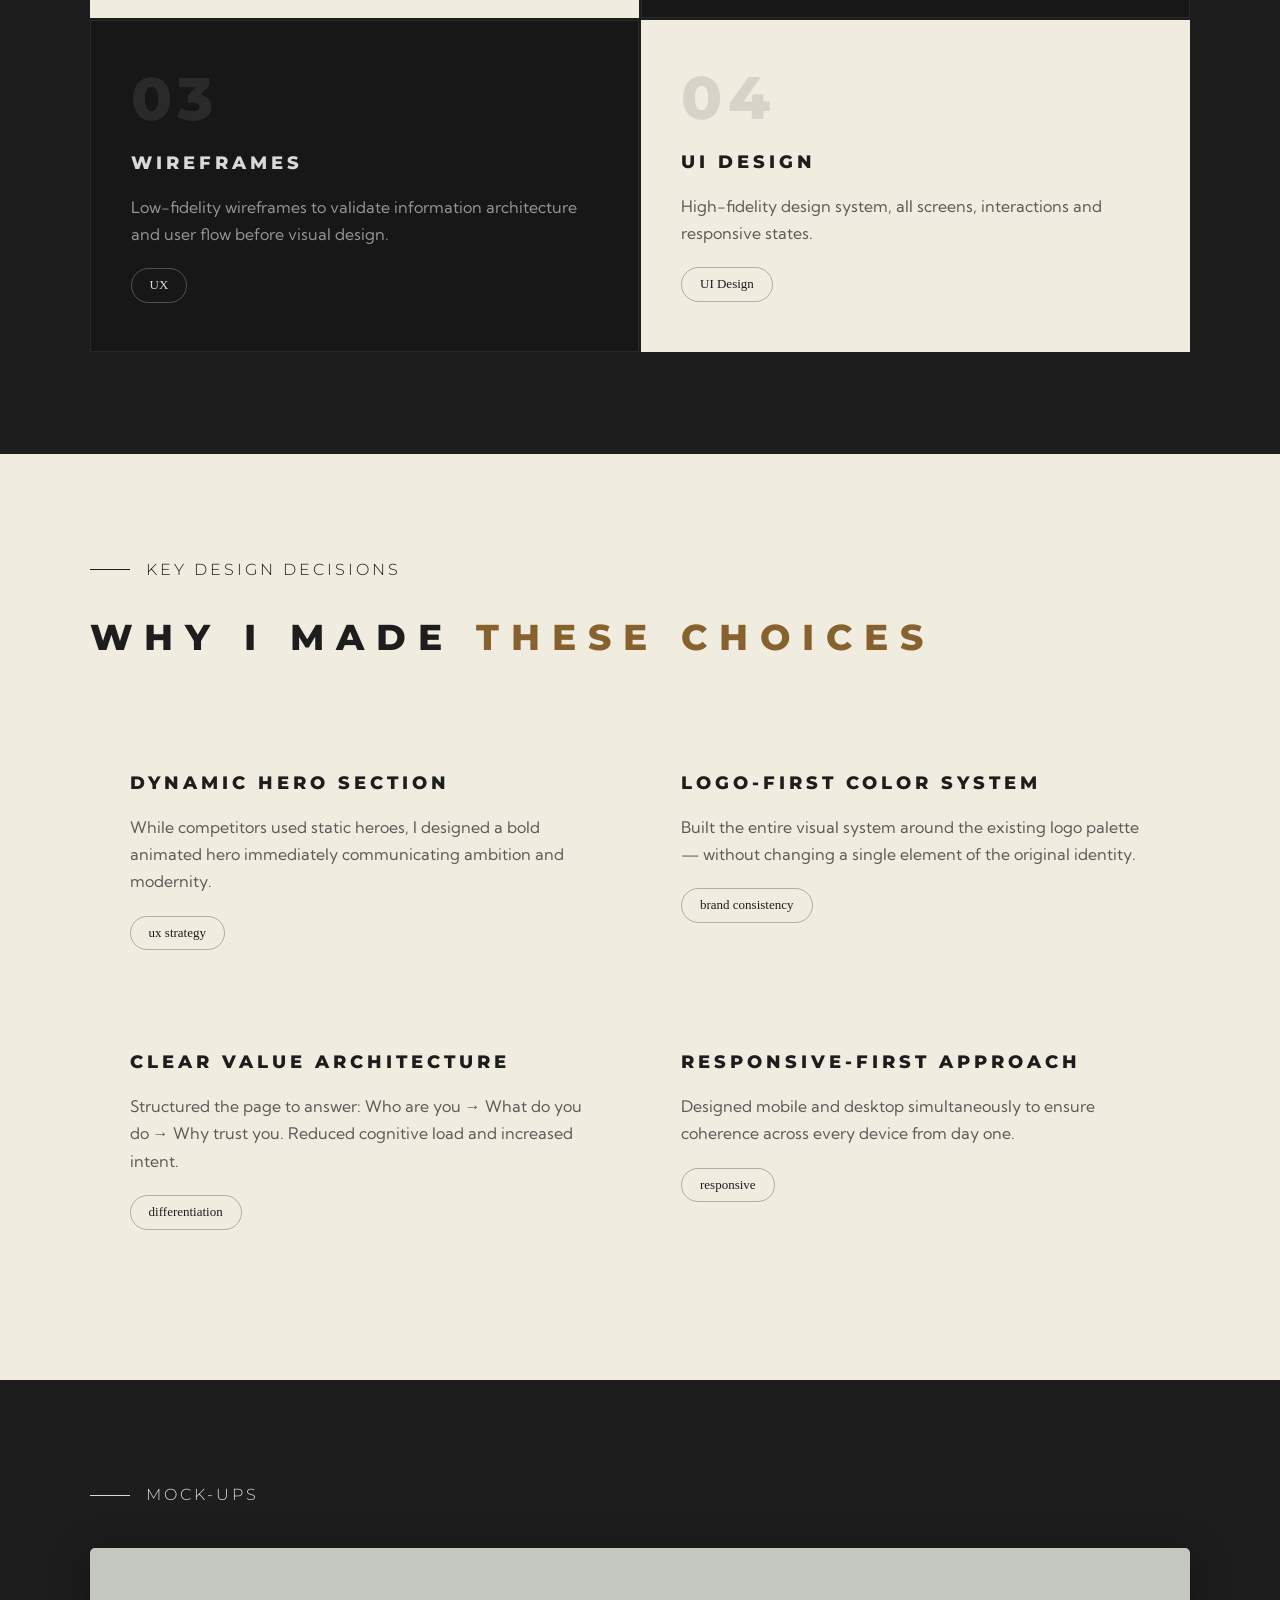
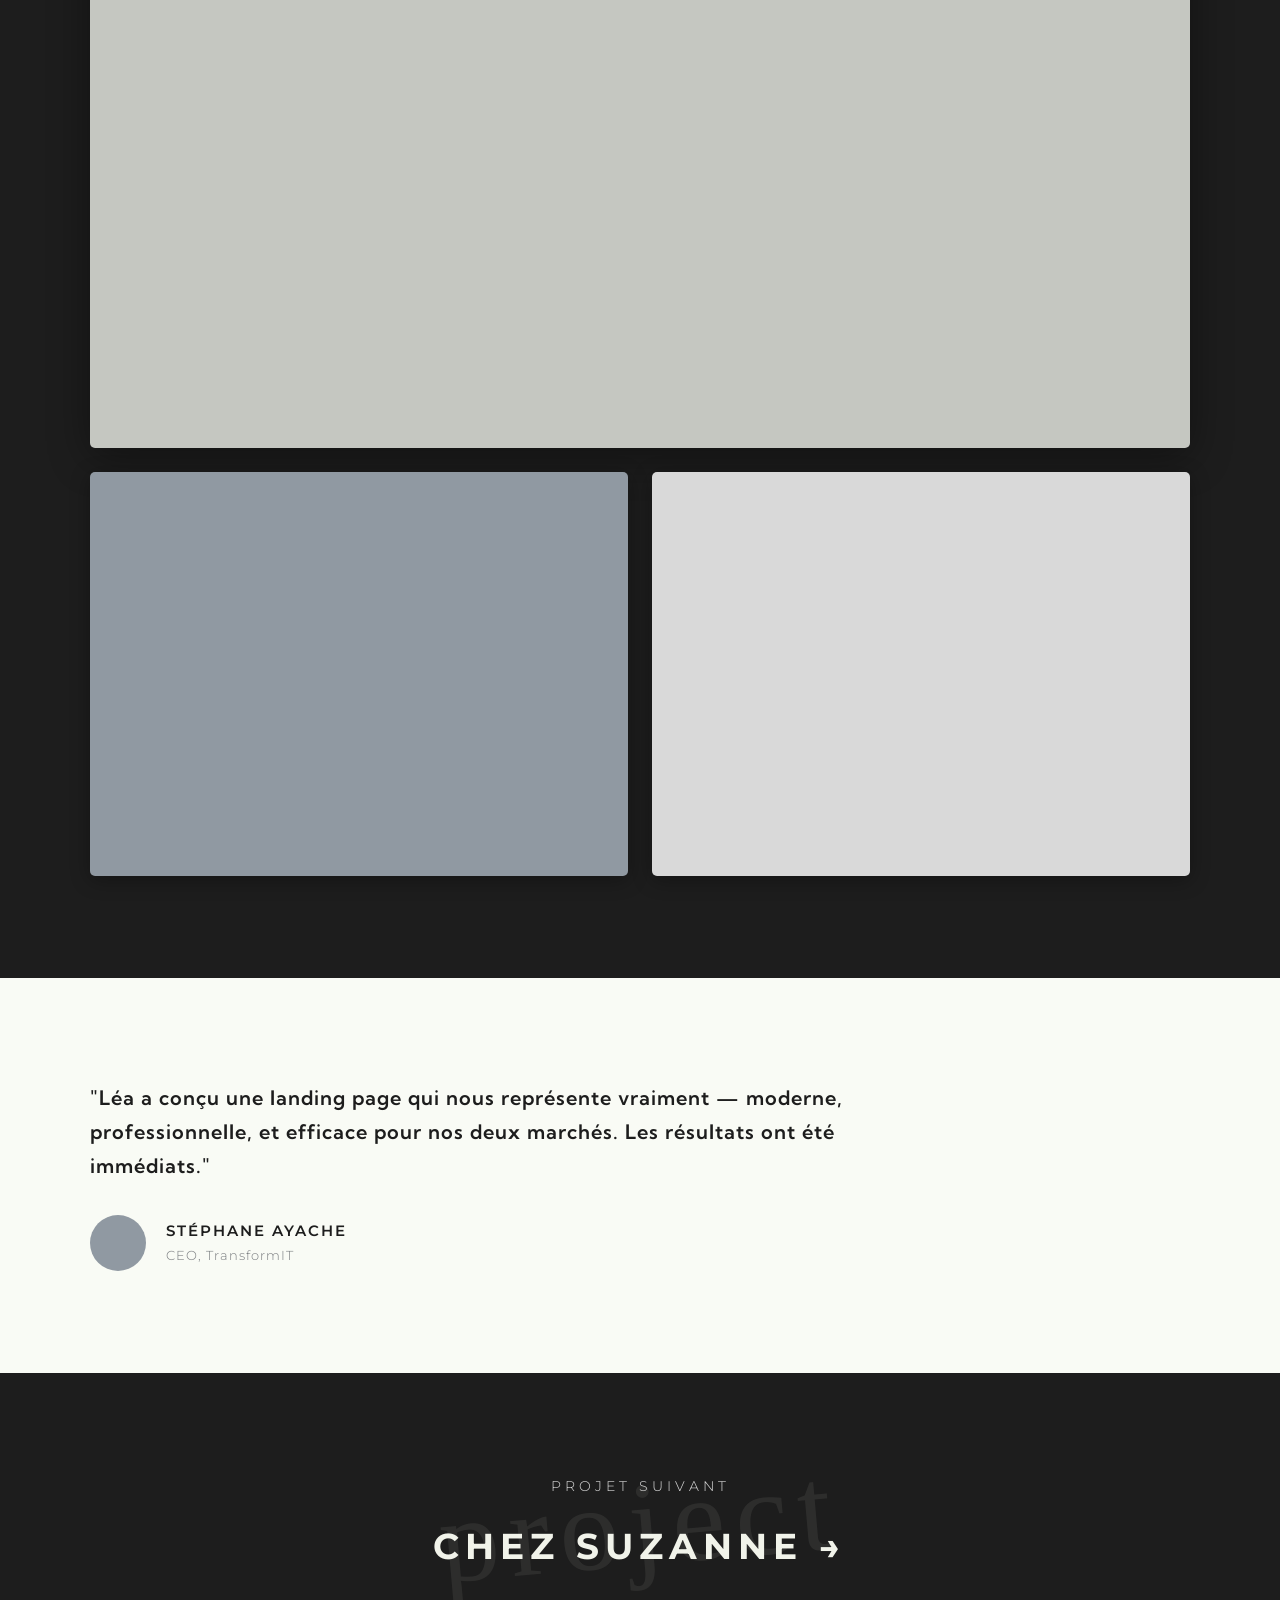
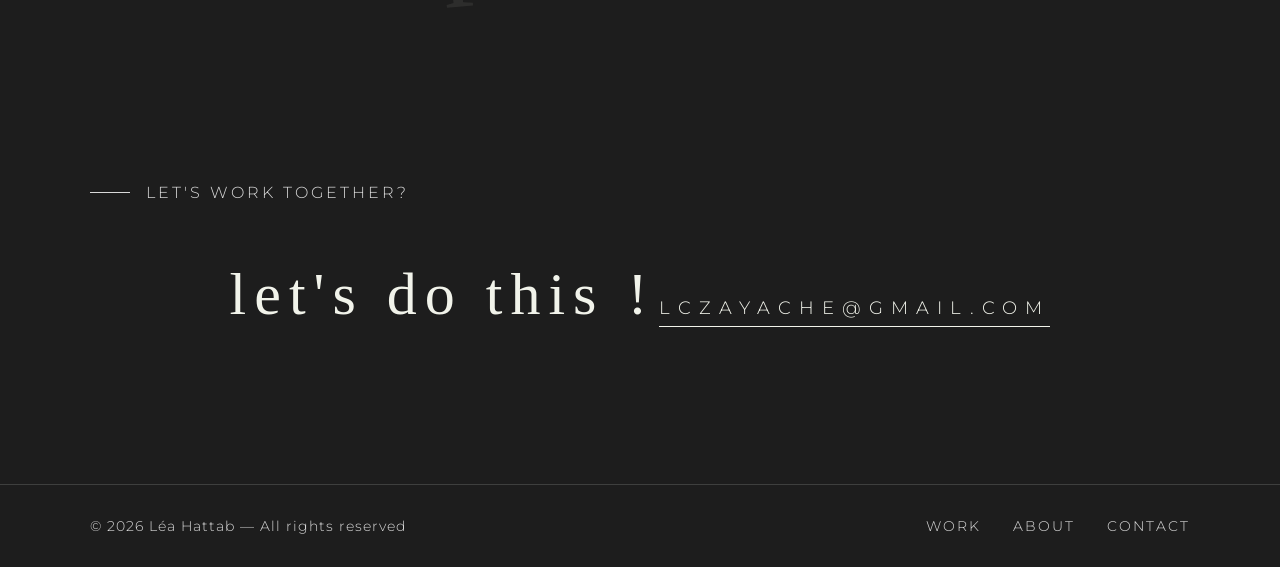
<file: projects/transformit.html>
<!DOCTYPE html>
<html lang="fr">
<head>
  <meta charset="UTF-8">
  <meta name="viewport" content="width=device-width, initial-scale=1.0">
  <!-- MODIFIE : titre du projet -->
  <title>TransformIT — Léa Hattab</title>
  <meta name="description" content="TransformIT — Landing page UX/UI Design pour une startup tech. 2026.">

  <link rel="stylesheet" href="../css/variables.css">
  <link rel="stylesheet" href="../css/main.css">
  <link rel="stylesheet" href="../css/project.css">
</head>
<body>

  <!-- HEADER -->
  <header class="header" role="banner">
    <a href="../index.html" class="header__logo">Léa <span>&amp;</span> Hattab</a>
    <nav aria-label="Navigation principale">
      <ul class="header__nav">
        <li><a href="../work.html">Work</a></li>
        <li><a href="../index.html#about">About</a></li>
        <li><a href="../index.html#contact">Contact</a></li>
      </ul>
    </nav>
    <button class="header__burger" aria-label="Ouvrir le menu" aria-expanded="false">
      <span></span><span></span><span></span>
    </button>
  </header>

  <ul class="mobile-nav">
    <li><a href="../work.html">Work</a></li>
    <li><a href="../index.html#about">About</a></li>
    <li><a href="../index.html#contact">Contact</a></li>
  </ul>

  <main>

    <!-- ── BREADCRUMB ──────────────────────────────────────── -->
    <div class="project-breadcrumb">
      <span class="project-breadcrumb__item">UX/UI Design</span>
      <span class="project-breadcrumb__item">Landing Page</span>
      <span class="project-breadcrumb__item">2026</span>
      <span class="project-breadcrumb__item project-breadcrumb__item--cursive">case study</span>
    </div>

    <!-- ── HERO PROJET ─────────────────────────────────────── -->
    <div class="project-hero">
      <div class="section-label project-hero__label">UX/UI Design</div>

      <h1 class="project-hero__title">TransformIT</h1>

      <p class="project-hero__subtitle">
        Designing a modern landing page from scratch for a tech consulting firm —
        positioning them as a credible, forward-looking player in the Israeli and European markets.
      </p>

      <div class="project-hero__buttons">
        <a href="https://transformit.example.com" target="_blank" rel="noopener" class="btn btn--dark">Voir le site →</a>
        <a href="../work.html" class="btn btn--outline">← Retour au portfolio</a>
      </div>
    </div>

    <!-- Image cover principale -->
    <div style="background: var(--grey-mid); height: 60vh; width: 100%;"></div>

    <!-- ── BARRE D'INFOS ───────────────────────────────────── -->
    <div class="project-info-bar">
      <div class="project-info-bar__item">
        <span class="project-info-bar__label">Service</span>
        <span class="project-info-bar__value">Website Creation</span>
      </div>
      <div class="project-info-bar__item">
        <span class="project-info-bar__label">Industry</span>
        <span class="project-info-bar__value">Tech</span>
      </div>
      <div class="project-info-bar__item">
        <span class="project-info-bar__label">Year</span>
        <span class="project-info-bar__value">2026</span>
      </div>
      <div class="project-info-bar__item">
        <span class="project-info-bar__label">View live</span>
        <span class="project-info-bar__value">
          <a href="https://transformit.example.com" target="_blank" rel="noopener">TransformIT ↗</a>
        </span>
      </div>
    </div>


    <!-- ── OVERVIEW ───────────────────────────────────────────── -->
    <section class="project-section">

      <div class="section-label section-label--light project-section__label animate-on-scroll">
        Project Overview
      </div>

      <h2 class="project-section__accent-title animate-on-scroll">
        From zero <em>to launch.</em>
      </h2>

      <div class="project-section__text animate-on-scroll">
        <p>
          TransformIT is a tech consulting firm operating between Israel and Europe.
          When they came to me, they had a logo and a vision — but nothing digital.
        </p>
        <p>
          The brief: build a premium, modern landing page that would position them
          as a credible player in two very different markets simultaneously.
        </p>
      </div>

    </section>


    <!-- ── THE CHALLENGE ─────────────────────────────────────── -->
    <section class="project-section">

      <div class="section-label section-label--light project-section__label animate-on-scroll">
        The Challenge
      </div>

      <div class="challenges-list">

        <div class="challenge-item animate-on-scroll">
          <div class="challenge-item__num" aria-hidden="true">01</div>
          <div class="challenge-item__content">
            <h3 class="challenge-item__title">No Existing Digital Presence</h3>
            <p class="challenge-item__text">
              No website, no digital assets, no design system. Everything had to be
              built from scratch while respecting the existing visual identity.
            </p>
          </div>
        </div>

        <div class="challenge-item animate-on-scroll delay-1">
          <div class="challenge-item__num" aria-hidden="true">02</div>
          <div class="challenge-item__content">
            <h3 class="challenge-item__title">Old-School Competition</h3>
            <p class="challenge-item__text">
              After a competitive benchmark, I found most players in this space had
              outdated, static websites. A clear opportunity to differentiate.
            </p>
          </div>
        </div>

        <div class="challenge-item animate-on-scroll delay-2">
          <div class="challenge-item__num" aria-hidden="true">03</div>
          <div class="challenge-item__content">
            <h3 class="challenge-item__title">Dual Audience: Israel &amp; Europe</h3>
            <p class="challenge-item__text">
              The design needed to communicate credibility and innovation to both
              Israeli tech professionals and European investors — two audiences with
              different visual expectations.
            </p>
          </div>
        </div>

      </div>
    </section>


    <!-- ── PROCESSUS ──────────────────────────────────────────── -->
    <section class="project-section">

      <div class="section-label section-label--light project-section__label animate-on-scroll">
        My Process
      </div>

      <h2 class="project-section__accent-title animate-on-scroll">
        How I Approached <em>IT</em>
      </h2>

      <div class="process-grid animate-on-scroll">

        <div class="process-card">
          <div class="process-card__num" aria-hidden="true">01</div>
          <h3 class="process-card__title">Benchmark</h3>
          <p class="process-card__text">
            Deep competitive analysis of tech consulting websites — Israeli and European markets.
          </p>
          <span class="process-card__tag">Recherche</span>
        </div>

        <div class="process-card process-card--dark">
          <div class="process-card__num" aria-hidden="true">02</div>
          <h3 class="process-card__title">Brief &amp; Strategy</h3>
          <p class="process-card__text">
            Deep dive with the client to map positioning, key messages, audience personas.
          </p>
          <span class="process-card__tag">Stratégie</span>
        </div>

        <div class="process-card process-card--dark">
          <div class="process-card__num" aria-hidden="true">03</div>
          <h3 class="process-card__title">Wireframes</h3>
          <p class="process-card__text">
            Low-fidelity wireframes to validate information architecture and user flow before visual design.
          </p>
          <span class="process-card__tag">UX</span>
        </div>

        <div class="process-card">
          <div class="process-card__num" aria-hidden="true">04</div>
          <h3 class="process-card__title">UI Design</h3>
          <p class="process-card__text">
            High-fidelity design system, all screens, interactions and responsive states.
          </p>
          <span class="process-card__tag">UI Design</span>
        </div>

      </div>
    </section>


    <!-- ── KEY DESIGN DECISIONS ───────────────────────────────── -->
    <section class="project-section project-section--warm">

      <div class="section-label project-section__label animate-on-scroll">
        Key design decisions
      </div>

      <h2 class="project-section__accent-title animate-on-scroll" style="color: var(--text-dark);">
        Why I made <em>these choices</em>
      </h2>

      <div class="process-grid animate-on-scroll">

        <div class="process-card">
          <h3 class="process-card__title">Dynamic hero section</h3>
          <p class="process-card__text">
            While competitors used static heroes, I designed a bold animated hero
            immediately communicating ambition and modernity.
          </p>
          <span class="process-card__tag">ux strategy</span>
        </div>

        <div class="process-card">
          <h3 class="process-card__title">Logo-first color system</h3>
          <p class="process-card__text">
            Built the entire visual system around the existing logo palette — without
            changing a single element of the original identity.
          </p>
          <span class="process-card__tag">brand consistency</span>
        </div>

        <div class="process-card">
          <h3 class="process-card__title">Clear value architecture</h3>
          <p class="process-card__text">
            Structured the page to answer: Who are you → What do you do → Why trust you.
            Reduced cognitive load and increased intent.
          </p>
          <span class="process-card__tag">differentiation</span>
        </div>

        <div class="process-card">
          <h3 class="process-card__title">Responsive-first approach</h3>
          <p class="process-card__text">
            Designed mobile and desktop simultaneously to ensure coherence across
            every device from day one.
          </p>
          <span class="process-card__tag">responsive</span>
        </div>

      </div>
    </section>


    <!-- ── MOCKUPS ────────────────────────────────────────────── -->
    <section class="mockups-section">

      <div class="section-label section-label--light animate-on-scroll">
        Mock-ups
      </div>

      <div class="mockup-large animate-on-scroll" style="height: 500px; background: var(--grey-light);"></div>

      <div class="mockup-row animate-on-scroll">
        <div class="mockup-small" style="background: var(--grey-mid);"></div>
        <div class="mockup-small" style="background: #d9d9d9;"></div>
      </div>

    </section>


    <!-- ── TÉMOIGNAGE ─────────────────────────────────────────── -->
    <section class="testimonial">

      <blockquote class="testimonial__quote animate-on-scroll">
        "Léa a conçu une landing page qui nous représente vraiment — moderne, professionnelle,
        et efficace pour nos deux marchés. Les résultats ont été immédiats."
      </blockquote>

      <div class="testimonial__person animate-on-scroll">
        <div class="testimonial__avatar"></div>
        <div>
          <p class="testimonial__name">Stéphane Ayache</p>
          <p class="testimonial__role">CEO, TransformIT</p>
        </div>
      </div>

    </section>


    <!-- ── NEXT PROJECT ───────────────────────────────────────── -->
    <section class="next-project">
      <span class="next-project__word" aria-hidden="true">project</span>
      <span class="next-project__label">Projet suivant</span>
      <a href="chez-suzanne.html" class="next-project__link">
        <span class="next-project__name">Chez Suzanne →</span>
      </a>
    </section>

  </main>

  <!-- FOOTER -->
  <footer id="contact">
    <div class="footer-cta">
      <div class="section-label section-label--light animate-on-scroll">
        Let's work together?
      </div>
      <span class="footer-cta__title animate-on-scroll" aria-hidden="true">
        let's do this !
      </span>
      <div class="footer-cta__email-wrap animate-on-scroll">
        <a href="mailto:Lczayache@gmail.com" class="footer-cta__email">
          Lczayache@gmail.com
        </a>
      </div>
    </div>
    <div class="footer-bar">
      <p class="footer-bar__copy">© 2026 Léa Hattab — All rights reserved</p>
      <nav aria-label="Navigation footer">
        <ul class="footer-bar__nav">
          <li><a href="../work.html">Work</a></li>
          <li><a href="../index.html#about">About</a></li>
          <li><a href="../index.html#contact">Contact</a></li>
        </ul>
      </nav>
    </div>
  </footer>

  <button class="back-to-top" aria-label="Retourner en haut de la page">↑</button>

  <script src="../js/main.js"></script>
  <script src="../js/animations.js"></script>
</body>
</html>
</file>
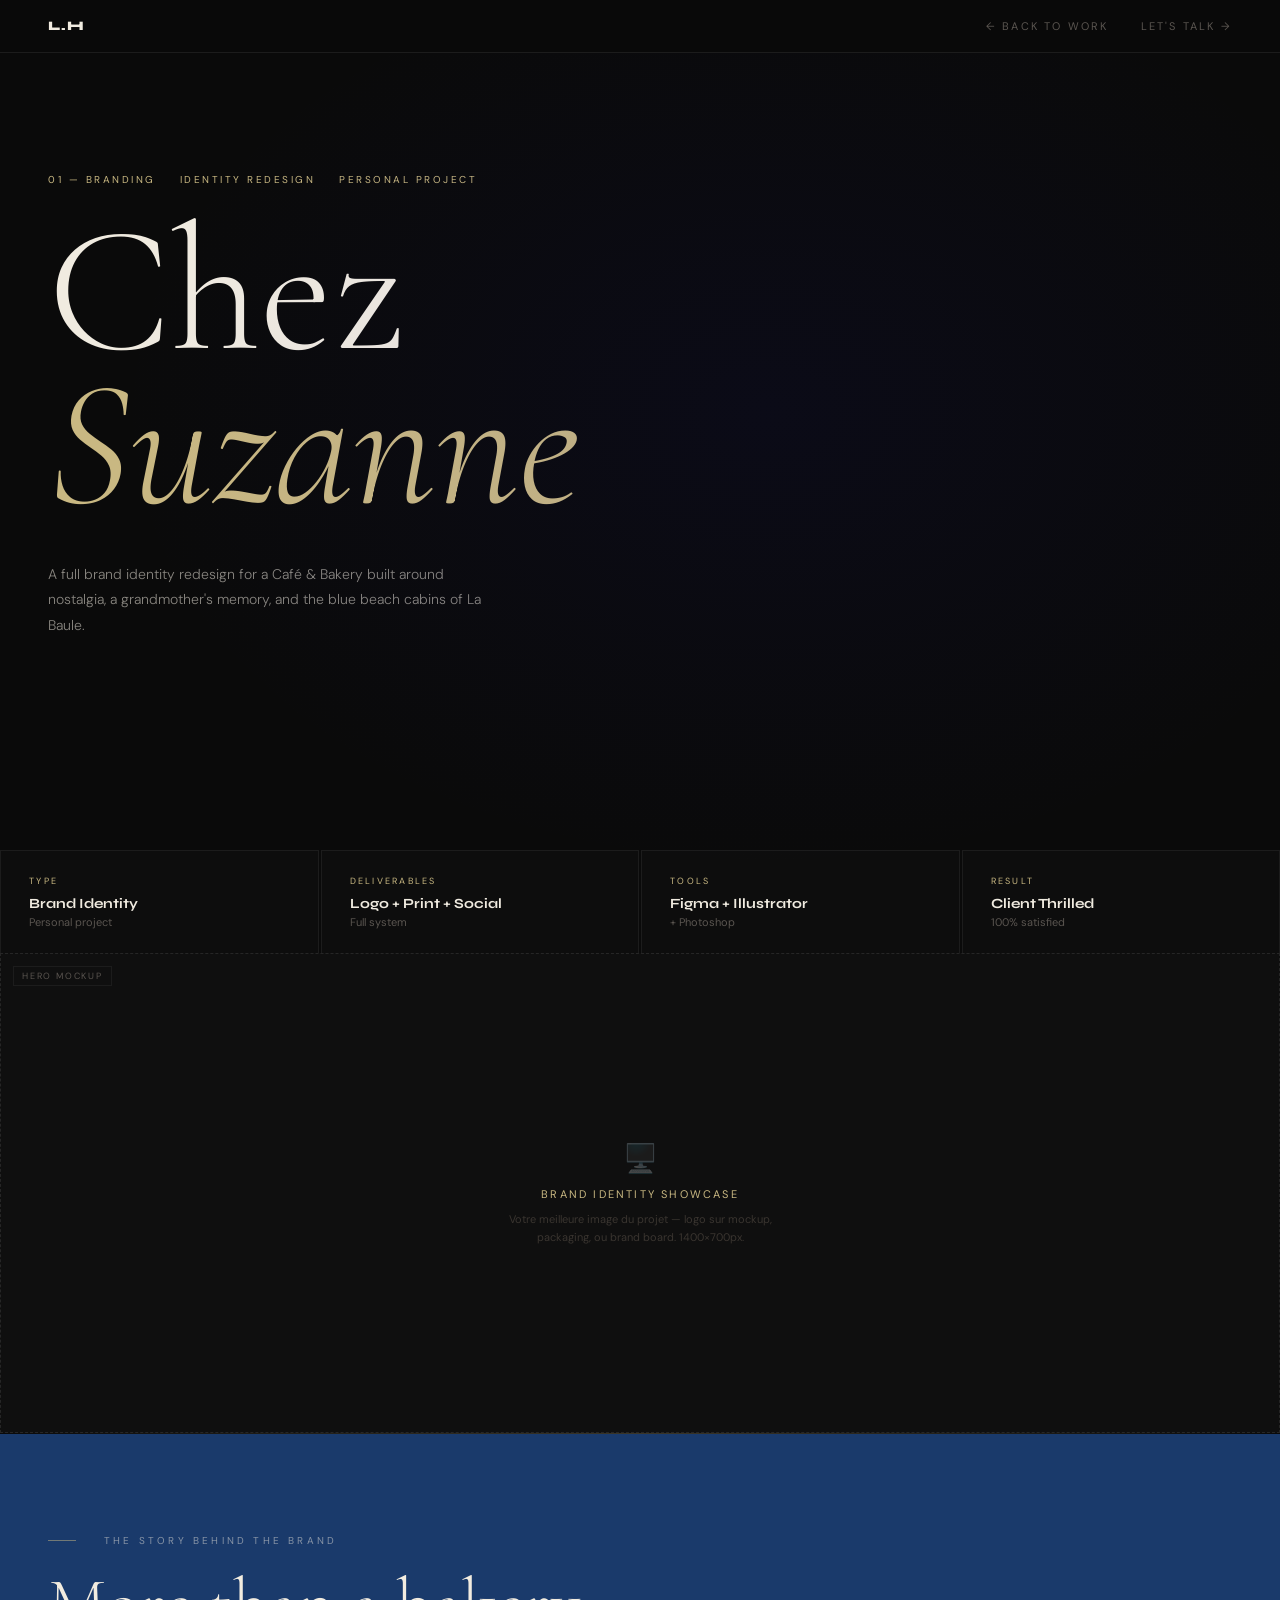
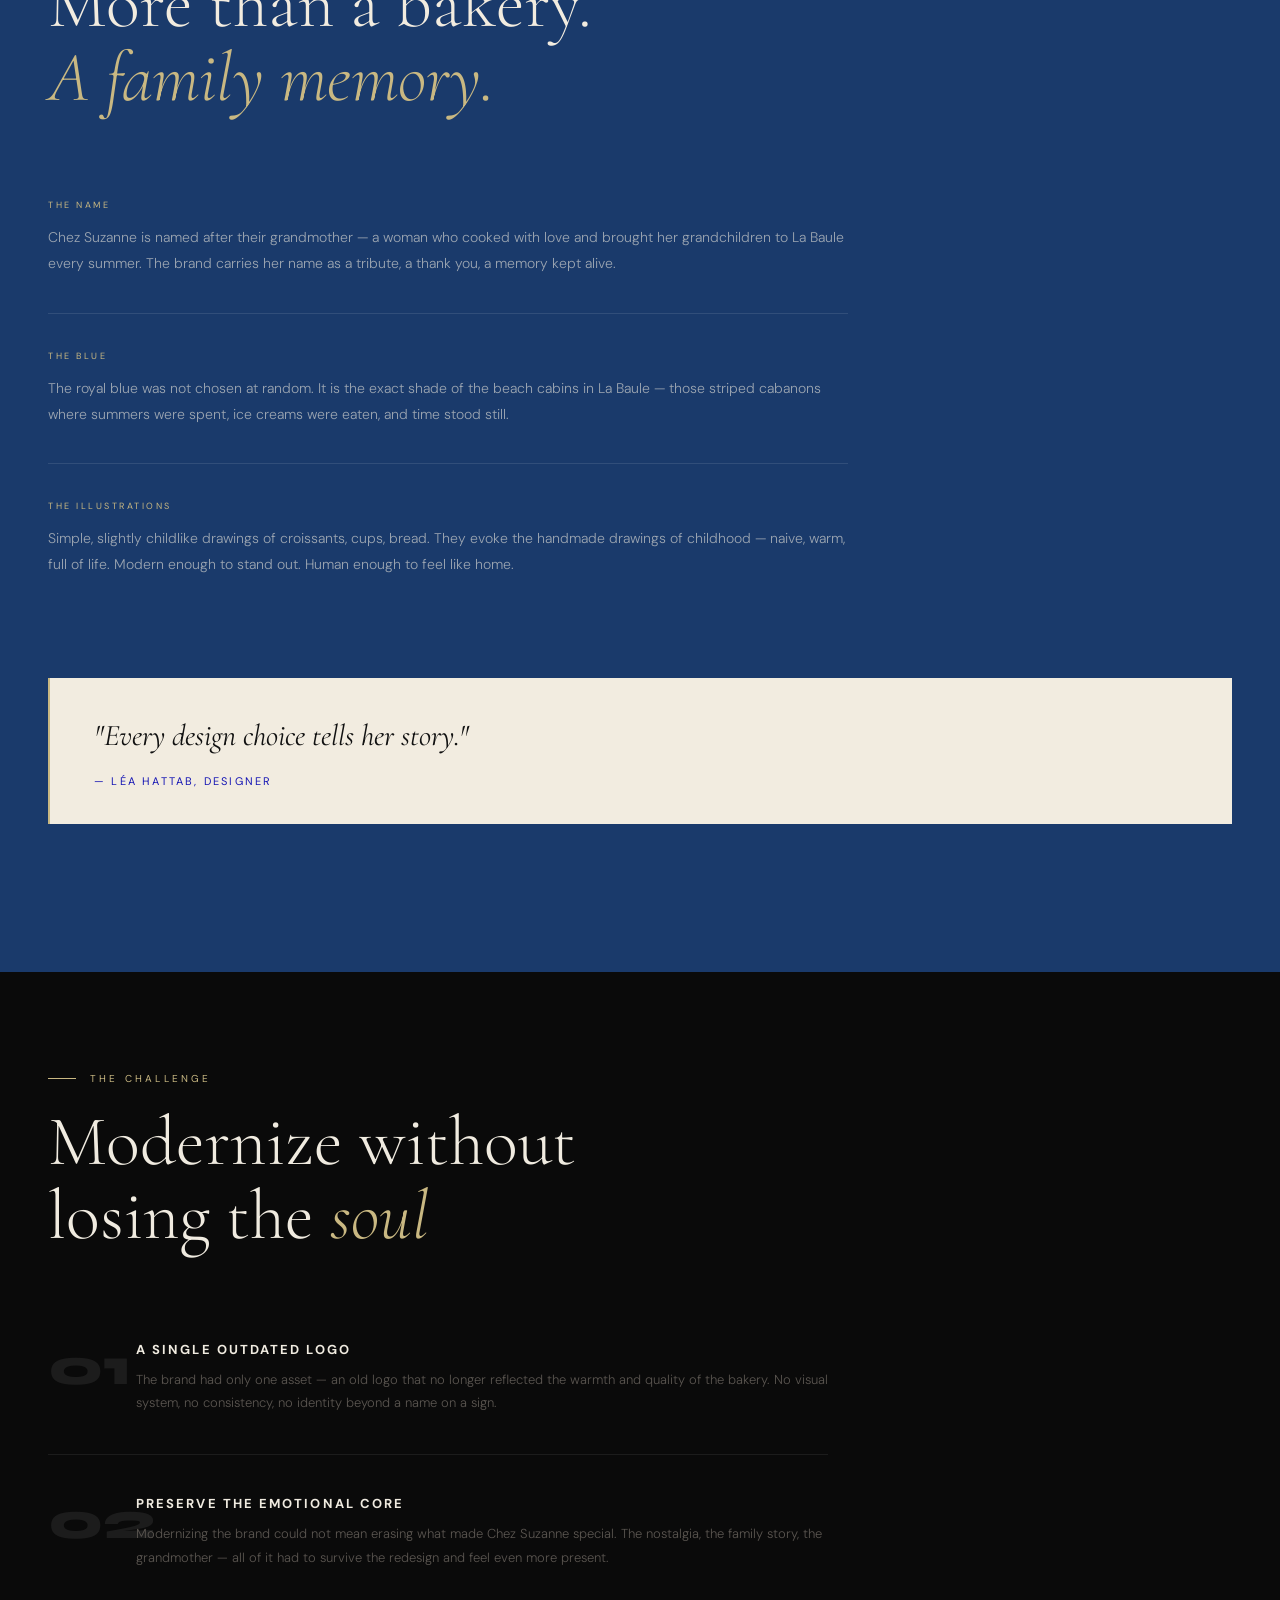
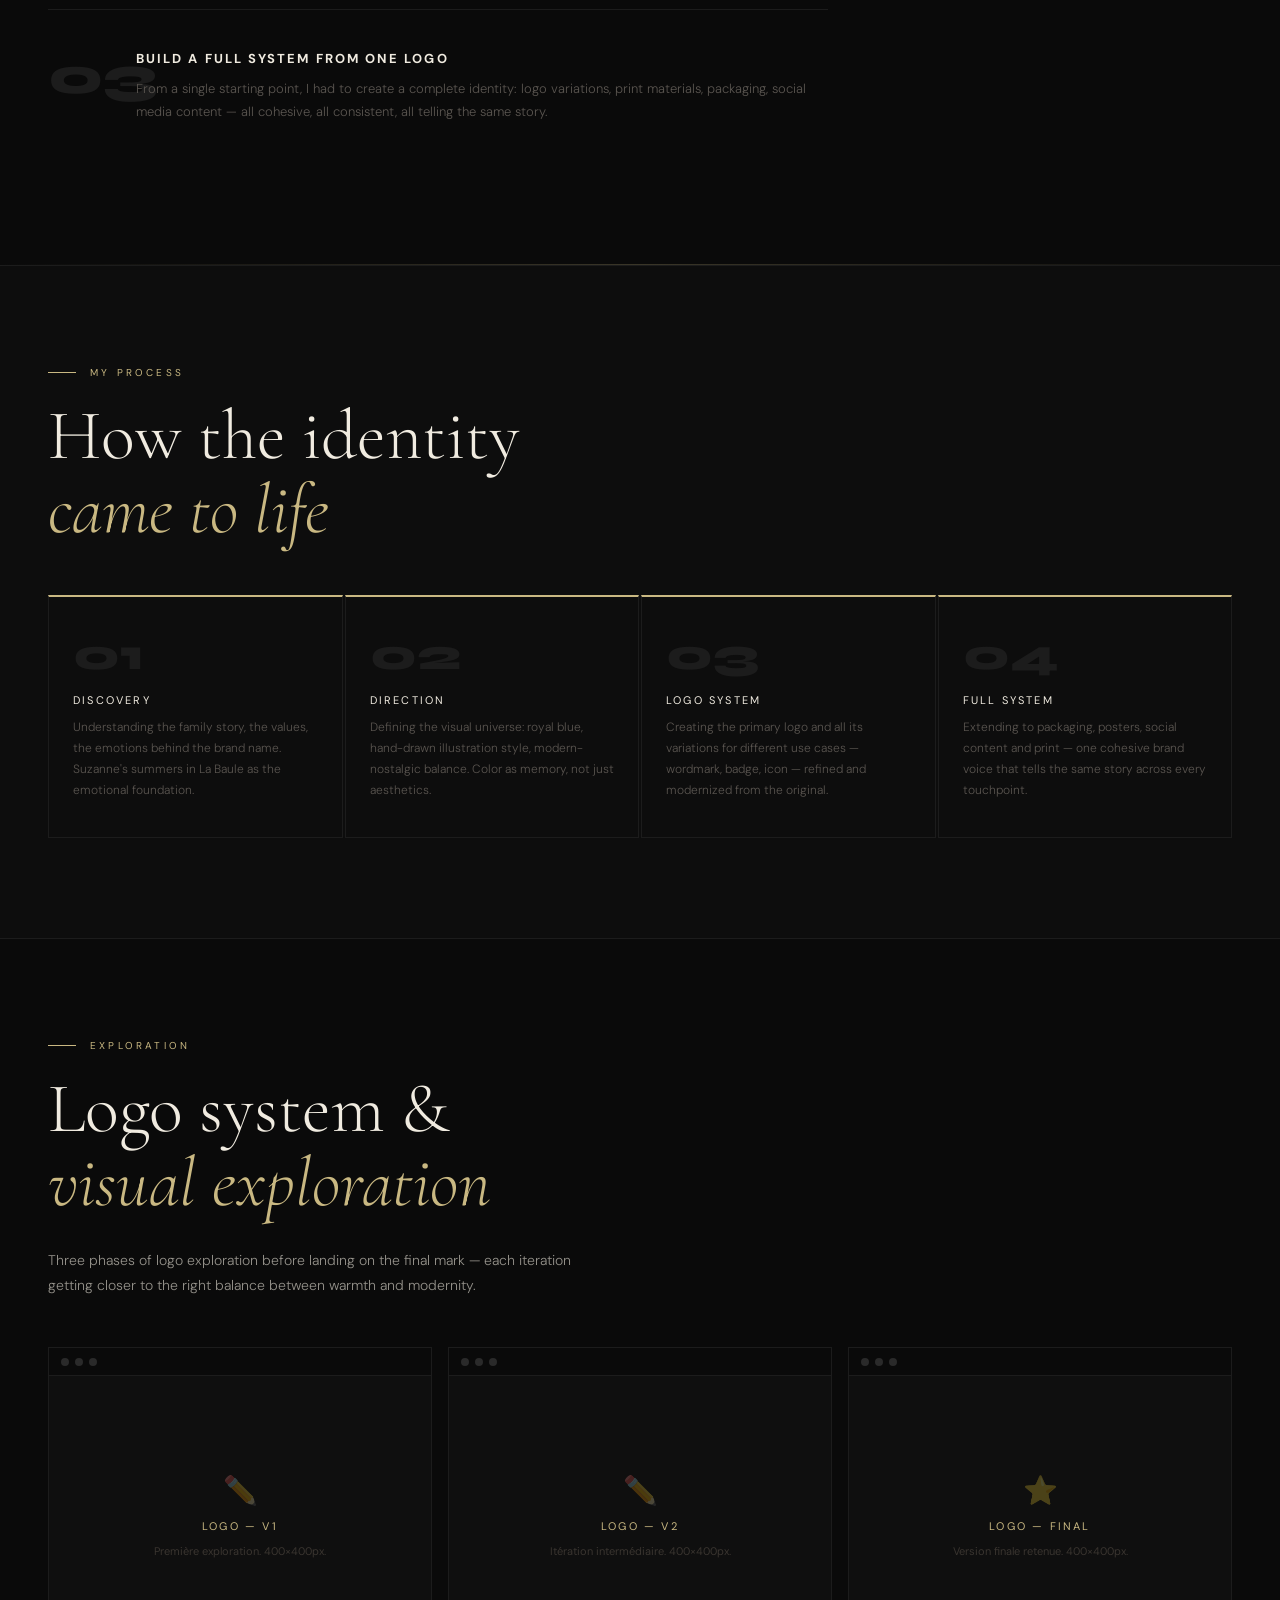
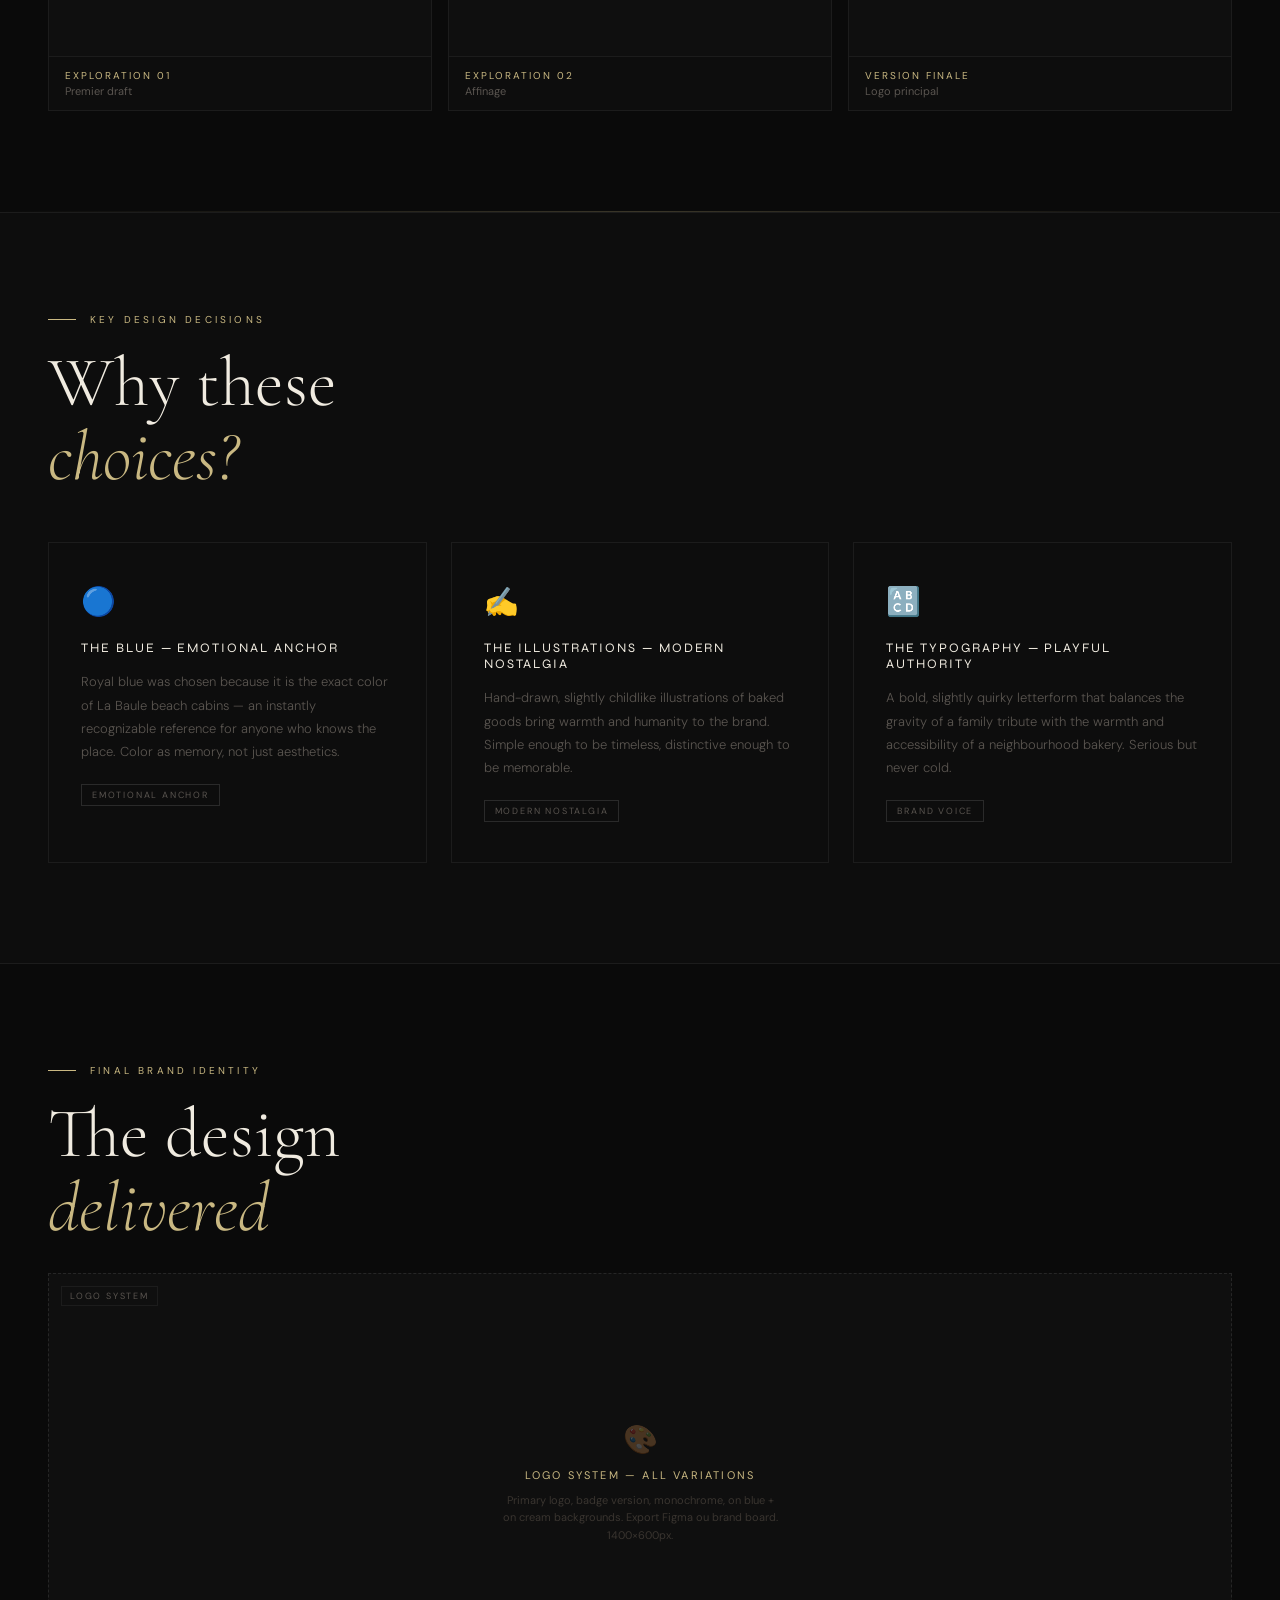
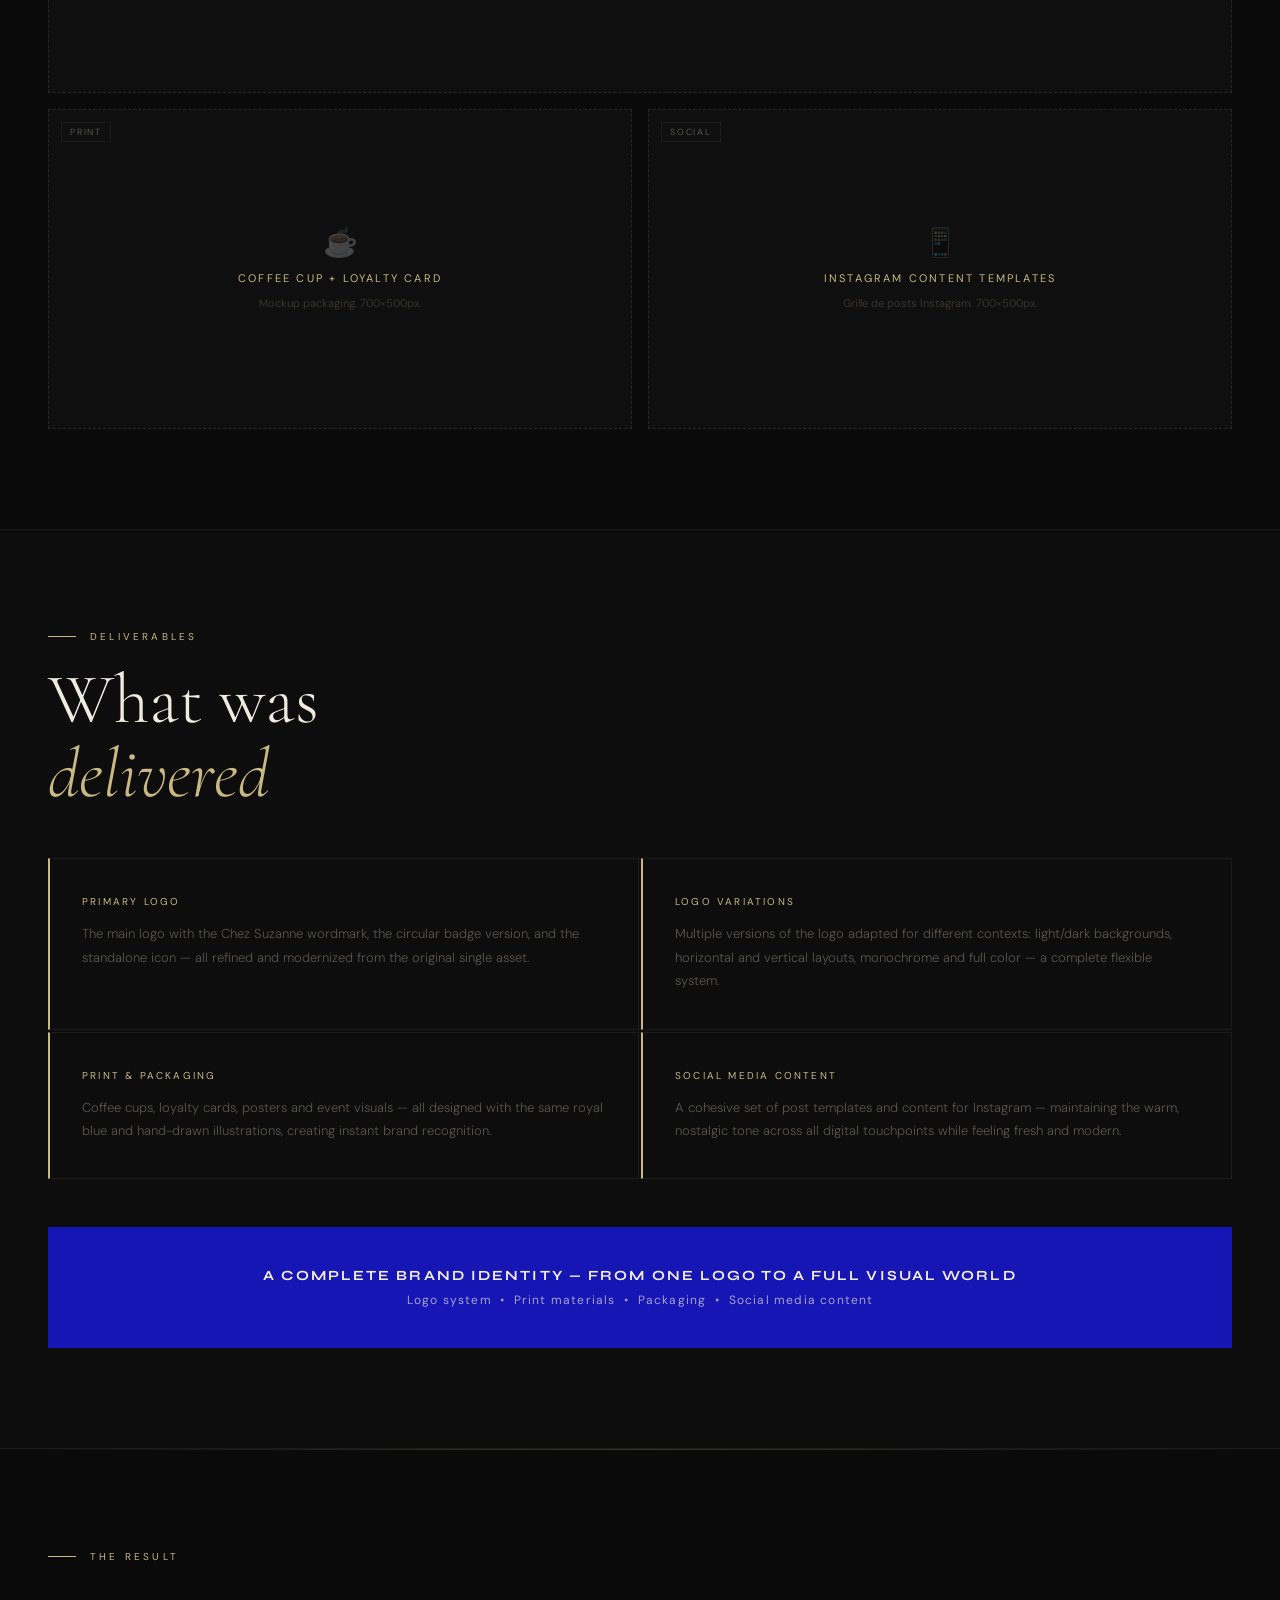
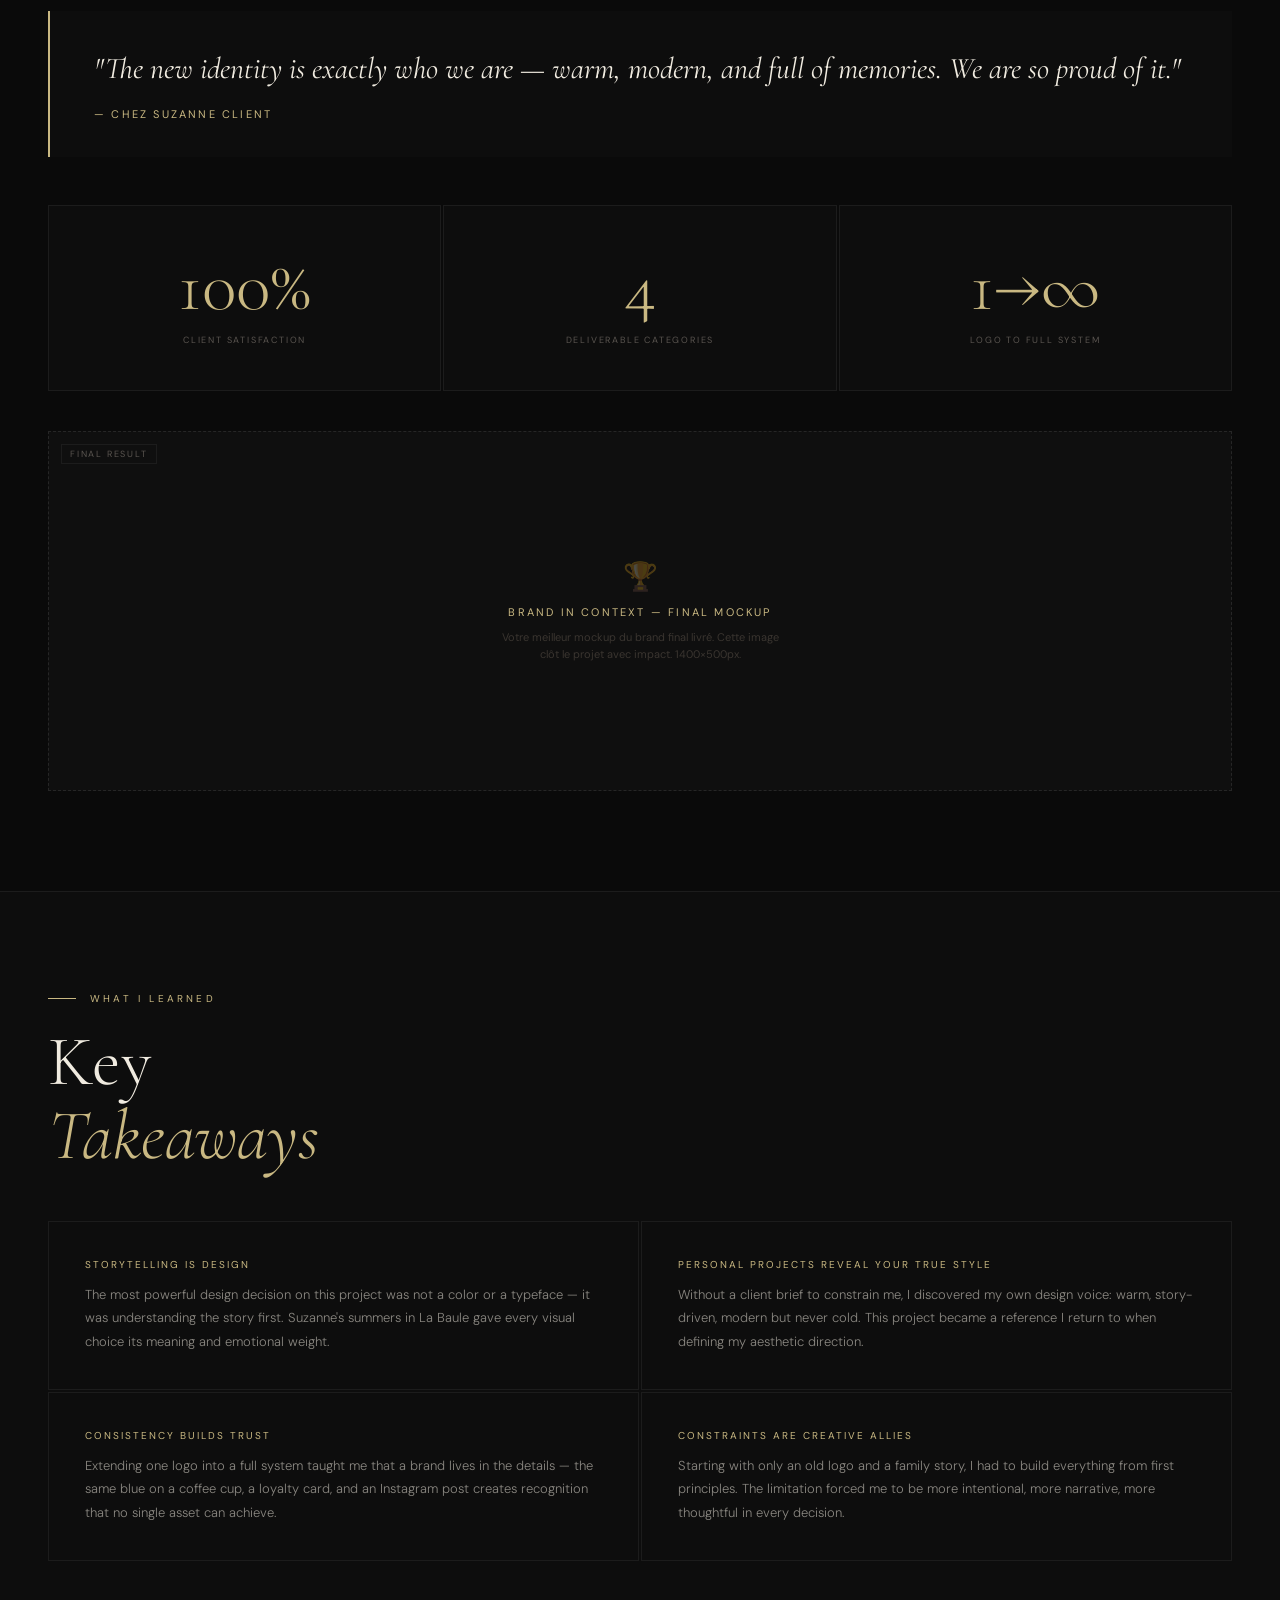
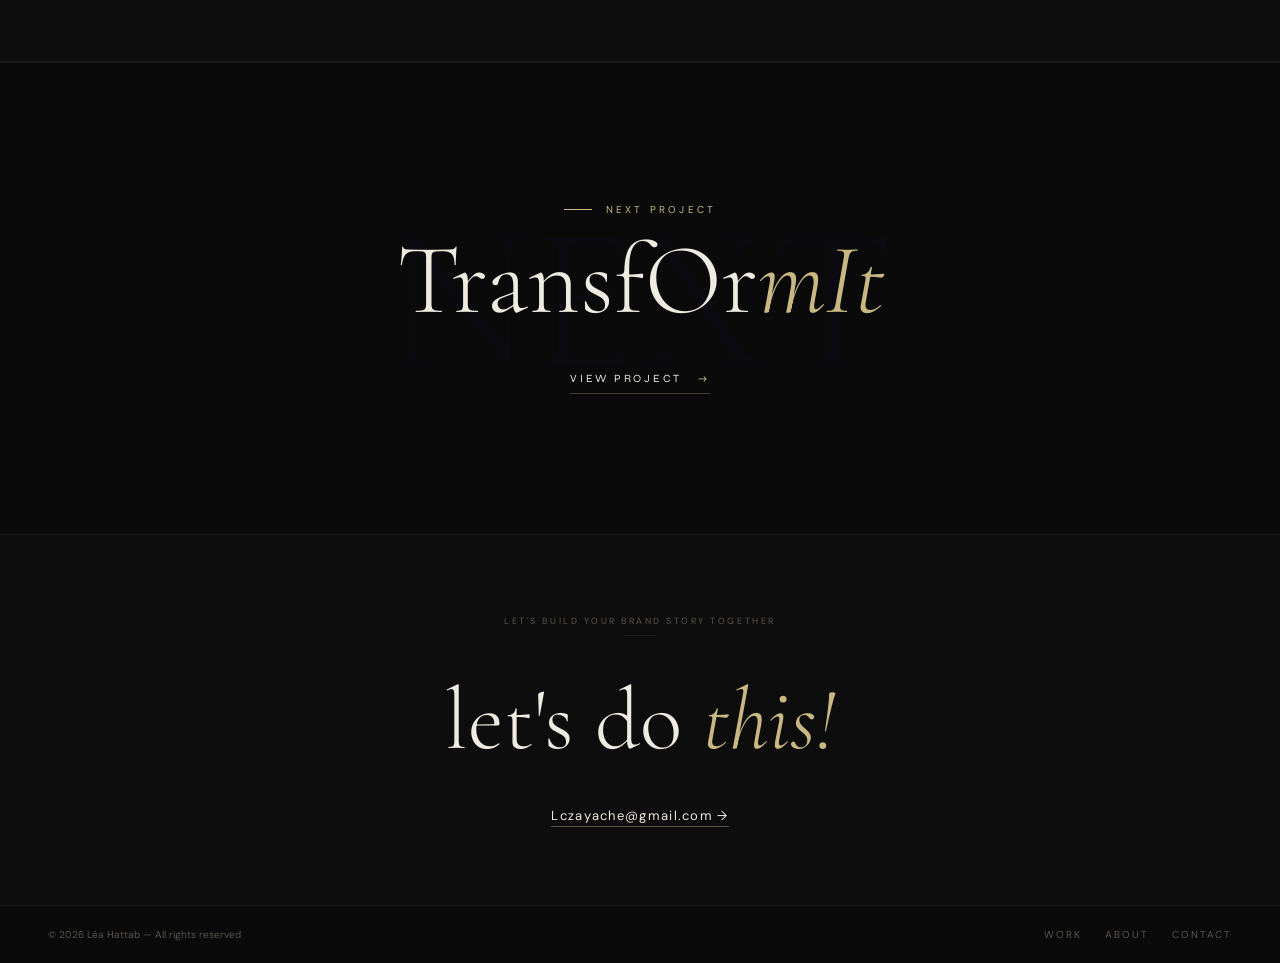
<file: public/old/chez-suzanne.html>
<!DOCTYPE html>
<html lang="en">
<head>
<meta charset="UTF-8">
<meta name="viewport" content="width=device-width, initial-scale=1.0">
<title>Chez Suzanne — Case Study | Léa Hattab</title>
<link rel="preconnect" href="https://fonts.googleapis.com">
<link rel="preconnect" href="https://fonts.gstatic.com" crossorigin>
<link href="https://fonts.googleapis.com/css2?family=Cormorant+Garamond:ital,wght@0,300;0,600;1,300;1,600&family=Syne:wght@400;700;800&family=DM+Sans:wght@300;400;500&display=swap" rel="stylesheet">
<style>
*{margin:0;padding:0;box-sizing:border-box;}
html{scroll-behavior:smooth;}
body{font-family:'DM Sans',sans-serif;background:#0a0a0a;color:#f0ebe0;overflow-x:hidden;}

:root{
  --blue:#1a3a6b;
  --blue-vivid:#1616b4;
  --cream:#f2ece0;
  --gold:#c9b882;
  --dark:#0a0a0a;
  --mid:#0d0d0d;
  --border:#1c1c1c;
  --muted:#5a5550;
}

/* ── NAV ───────────────────────────────── */
.cs-nav{
  position:sticky;top:0;z-index:100;
  display:flex;justify-content:space-between;align-items:center;
  padding:18px 48px;
  background:rgba(10,10,10,0.94);
  backdrop-filter:blur(14px);
  border-bottom:1px solid var(--border);
}
.cs-nav-logo{
  font-family:'Syne',sans-serif;font-weight:800;font-size:13px;
  letter-spacing:0.12em;color:#f0ebe0;text-decoration:none;
}
.cs-nav-links{display:flex;gap:32px;}
.cs-nav-links a{
  font-size:11px;letter-spacing:0.2em;text-transform:uppercase;
  color:var(--muted);text-decoration:none;transition:color .3s;
}
.cs-nav-links a:hover{color:var(--gold);}

/* ── SECTION TYPES ─────────────────────── */
.s-dark {background:var(--dark); padding:100px 48px;}
.s-mid  {background:var(--mid);  padding:100px 48px; border-top:1px solid var(--border);border-bottom:1px solid var(--border);}
.s-blue {background:var(--blue); padding:100px 48px;}
.s-cream{background:var(--cream);padding:100px 48px;color:#111;}

/* ── LABEL ─────────────────────────────── */
.lbl{
  font-size:10px;letter-spacing:0.32em;text-transform:uppercase;
  color:var(--gold);display:flex;align-items:center;gap:14px;margin-bottom:20px;
}
.lbl::before{content:'';width:28px;height:1px;background:var(--gold);flex-shrink:0;}
.lbl-blue{color:var(--blue-vivid);}
.lbl-blue::before{background:var(--blue-vivid);}

/* ── HERO ──────────────────────────────── */
.hero-cs{
  min-height:100vh;
  display:grid;grid-template-rows:1fr auto;
  padding:120px 48px 0;
  position:relative;overflow:hidden;
  background:var(--dark);
}
.hero-cs-bg{
  position:absolute;inset:0;
  background:radial-gradient(ellipse at 60% 40%,rgba(22,22,180,0.08) 0%,transparent 60%);
  pointer-events:none;
}
.hero-meta{
  display:flex;gap:24px;
  font-size:10px;letter-spacing:0.25em;text-transform:uppercase;
  color:var(--gold);margin-bottom:28px;
}
.hero-cs-title{
  font-family:'Cormorant Garamond',serif;
  font-size:clamp(80px,14vw,180px);
  font-weight:300;line-height:0.86;
  color:#f0ebe0;margin-bottom:40px;
}
.hero-cs-title em{font-style:italic;color:var(--gold);}
.hero-tagline{
  font-size:14px;font-weight:300;line-height:1.8;
  color:rgba(240,235,224,0.55);max-width:440px;margin-bottom:60px;
}
.hero-bottom-grid{
  display:grid;grid-template-columns:repeat(4,1fr);
  gap:2px;margin:0 -48px;
}
.hero-stat{
  background:#0d0d0d;border:1px solid var(--border);border-bottom:none;
  padding:24px 28px;
}
.hs-label{font-size:9px;letter-spacing:0.25em;text-transform:uppercase;color:var(--gold);margin-bottom:8px;}
.hs-val{font-family:'Syne',sans-serif;font-size:14px;font-weight:700;color:#f0ebe0;}
.hs-sub{font-size:11px;color:var(--muted);margin-top:3px;}

/* ── PLACEHOLDER IMAGES ────────────────── */
.ph{
  background:#0f0f0f;border:1px dashed #262626;
  display:flex;flex-direction:column;align-items:center;
  justify-content:center;gap:10px;padding:40px;
  text-align:center;position:relative;overflow:hidden;
}
.ph-badge{
  position:absolute;top:12px;left:12px;
  font-size:9px;letter-spacing:0.2em;text-transform:uppercase;
  color:var(--muted);border:1px solid var(--border);padding:3px 8px;
}
.ph-icon{font-size:28px;opacity:0.25;}
.ph-title{font-size:11px;letter-spacing:0.2em;text-transform:uppercase;color:var(--gold);}
.ph-sub{font-size:11px;color:#3a3530;max-width:280px;line-height:1.6;}

/* ── GRIDS ─────────────────────────────── */
.grid-2{display:grid;grid-template-columns:1fr 1fr;gap:40px;align-items:center;}
.grid-3{display:grid;grid-template-columns:1fr 1fr 1fr;gap:24px;}
.grid-2-1{display:grid;grid-template-columns:2fr 1fr;gap:48px;align-items:start;}

/* ── TYPOGRAPHY ────────────────────────── */
.big-title{
  font-family:'Cormorant Garamond',serif;
  font-size:clamp(40px,5.5vw,80px);
  font-weight:300;line-height:1.05;
  color:#f0ebe0;margin-bottom:28px;
}
.big-title em{font-style:italic;color:var(--gold);}
.big-title-cream{color:#111;}
.big-title-cream em{color:var(--blue-vivid);}

.body-text{font-size:14px;font-weight:300;line-height:1.85;color:rgba(240,235,224,0.6);}
.body-text-dark{color:#3a3530;}

/* ── STORY ITEMS ───────────────────────── */
.story-item{
  padding:36px 0;border-bottom:1px solid var(--border);
}
.story-item:last-child{border-bottom:none;}
.story-label{
  font-size:9px;letter-spacing:0.28em;text-transform:uppercase;
  color:var(--gold);margin-bottom:14px;
}
.story-text{font-size:14px;font-weight:300;line-height:1.85;color:rgba(240,235,224,0.6);}

/* ── CHALLENGE ROWS ────────────────────── */
.challenge-row{
  display:grid;grid-template-columns:64px 1fr;gap:24px;
  padding:40px 0;border-bottom:1px solid var(--border);
  align-items:start;
}
.challenge-row:last-child{border-bottom:none;}
.ch-num{
  font-family:'Syne',sans-serif;font-size:52px;font-weight:800;
  color:#1c1c1c;line-height:1;
}
.ch-content h3{
  font-size:13px;letter-spacing:0.16em;text-transform:uppercase;
  color:#f0ebe0;margin-bottom:10px;
}
.ch-content p{font-size:13px;font-weight:300;line-height:1.8;color:var(--muted);}

/* ── PROCESS STEPS ─────────────────────── */
.process-grid{
  display:grid;grid-template-columns:repeat(4,1fr);
  gap:2px;margin-top:48px;
}
.process-step{
  background:#0d0d0d;padding:36px 24px;
  border:1px solid var(--border);
  border-top:2px solid var(--gold);
}
.ps-num{
  font-family:'Syne',sans-serif;font-size:44px;font-weight:800;
  color:#1c1c1c;line-height:1;margin-bottom:16px;
}
.ps-title{font-size:11px;letter-spacing:0.2em;text-transform:uppercase;color:#f0ebe0;margin-bottom:10px;}
.ps-text{font-size:12px;font-weight:300;line-height:1.75;color:var(--muted);}

/* ── DECISION CARDS ────────────────────── */
.decision-card{
  border:1px solid var(--border);padding:40px 32px;
  background:#0d0d0d;
}
.dc-tag{
  display:inline-block;
  font-size:9px;letter-spacing:0.2em;text-transform:uppercase;
  border:1px solid #2a2a2a;color:var(--muted);padding:4px 10px;
  margin-top:20px;
}
.dc-icon{font-size:28px;margin-bottom:20px;}
.dc-title{
  font-family:'Syne',sans-serif;font-size:13px;letter-spacing:0.15em;
  text-transform:uppercase;color:#f0ebe0;margin-bottom:14px;
}
.dc-text{font-size:13px;font-weight:300;line-height:1.8;color:var(--muted);}

/* ── DELIVERABLE CARDS ─────────────────── */
.deliverable-grid{display:grid;grid-template-columns:1fr 1fr;gap:2px;}
.deliverable-card{
  background:#0d0d0d;border:1px solid var(--border);
  border-left:2px solid var(--gold);
  padding:36px 32px;
}
.dl-title{
  font-size:10px;letter-spacing:0.22em;text-transform:uppercase;
  color:var(--gold);margin-bottom:14px;
}
.dl-text{font-size:13px;font-weight:300;line-height:1.8;color:var(--muted);}

/* ── QUOTE ─────────────────────────────── */
.quote-box{
  border-left:2px solid var(--gold);
  padding:36px 44px;background:#0d0d0d;margin:48px 0;
}
.quote-text{
  font-family:'Cormorant Garamond',serif;font-style:italic;
  font-size:clamp(20px,2.5vw,30px);line-height:1.45;
  color:#f0ebe0;margin-bottom:16px;
}
.quote-cite{
  font-size:11px;letter-spacing:0.2em;text-transform:uppercase;color:var(--gold);
}

/* ── METRICS ───────────────────────────── */
.metrics-row{display:grid;grid-template-columns:repeat(3,1fr);gap:2px;margin:40px 0;}
.metric-card{
  background:#0d0d0d;border:1px solid var(--border);
  padding:44px 28px;text-align:center;
}
.metric-num{
  font-family:'Cormorant Garamond',serif;
  font-size:72px;font-weight:300;color:var(--gold);
  display:block;line-height:1;
}
.metric-label{
  font-size:9px;letter-spacing:0.2em;text-transform:uppercase;
  color:var(--muted);margin-top:12px;display:block;
}

/* ── LEARNINGS ─────────────────────────── */
.learnings-grid{display:grid;grid-template-columns:1fr 1fr;gap:2px;}
.learning-card{
  background:#0d0d0d;border:1px solid var(--border);
  padding:36px;transition:border-color .3s;
}
.learning-card:hover{border-color:var(--gold);}
.lc-title{
  font-size:10px;letter-spacing:0.2em;text-transform:uppercase;
  color:var(--gold);margin-bottom:12px;
}
.lc-text{font-size:13px;font-weight:300;line-height:1.8;color:rgba(240,235,224,0.55);}

/* ── BRAND BANNER ──────────────────────── */
.brand-banner{
  background:var(--blue-vivid);color:var(--cream);
  padding:40px 48px;text-align:center;
}
.bb-title{
  font-family:'Syne',sans-serif;font-size:14px;
  font-weight:700;letter-spacing:0.15em;text-transform:uppercase;
  margin-bottom:8px;
}
.bb-sub{font-size:12px;letter-spacing:0.1em;color:rgba(242,236,224,0.65);}

/* ── DIVIDER ───────────────────────────── */
.divider{width:100%;height:1px;background:linear-gradient(to right,transparent,rgba(201,184,130,0.25),transparent);}

/* ── NEXT PROJECT ──────────────────────── */
.next-section{
  padding:140px 48px;text-align:center;
  position:relative;overflow:hidden;
  background:var(--dark);border-top:1px solid var(--border);
}
.next-bg{
  position:absolute;
  font-family:'Cormorant Garamond',serif;
  font-size:200px;font-weight:300;
  color:rgba(22,22,180,0.04);
  top:50%;left:50%;
  transform:translate(-50%,-50%);
  white-space:nowrap;pointer-events:none;
}
.next-title{
  font-family:'Cormorant Garamond',serif;
  font-size:clamp(52px,8vw,100px);font-weight:300;
  color:#f0ebe0;line-height:0.9;margin-bottom:40px;
}
.next-title em{font-style:italic;color:var(--gold);}
.next-link{
  display:inline-flex;align-items:center;gap:16px;
  font-family:'Syne',sans-serif;font-size:11px;
  letter-spacing:0.25em;text-transform:uppercase;
  color:#f0ebe0;text-decoration:none;
  border-bottom:1px solid rgba(201,184,130,0.3);
  padding-bottom:8px;transition:border-color .3s;
}
.next-link:hover{border-color:var(--gold);}

/* ── SCREEN FRAMES ─────────────────────── */
.screen-frame{background:#0d0d0d;border:1px solid var(--border);overflow:hidden;}
.screen-bar{
  height:28px;background:var(--dark);border-bottom:1px solid var(--border);
  display:flex;align-items:center;padding:0 12px;gap:6px;
}
.dot{width:8px;height:8px;border-radius:50%;background:#2a2a2a;}
.frame-label{
  padding:12px 16px;border-top:1px solid var(--border);
}
.frame-label .fl-num{font-size:10px;letter-spacing:0.2em;text-transform:uppercase;color:var(--gold);}
.frame-label .fl-name{font-size:11px;color:var(--muted);margin-top:2px;}

/* ── REVEAL ANIMATIONS ─────────────────── */
.reveal{opacity:0;transform:translateY(20px);transition:opacity .75s ease,transform .75s ease;}
.reveal.in{opacity:1;transform:none;}

/* ── RESPONSIVE ────────────────────────── */
@media(max-width:768px){
  .cs-nav,.s-dark,.s-mid,.s-blue,.s-cream{padding-left:24px;padding-right:24px;}
  .hero-cs{padding:100px 24px 0;}
  .hero-bottom-grid,.grid-2,.grid-3,.grid-2-1,.process-grid,
  .metrics-row,.learnings-grid,.deliverable-grid{grid-template-columns:1fr;}
  .hero-bottom-grid{margin:0 -24px;}
  .cs-nav-links{gap:16px;}
}
</style>
</head>
<body>

<!-- NAV -->
<nav class="cs-nav">
  <a href="index.html" class="cs-nav-logo">L.H</a>
  <div class="cs-nav-links">
    <a href="index.html">← Back to Work</a>
    <a href="index.html#contact">Let's Talk →</a>
  </div>
</nav>

<!-- ══ 01 — HERO ══════════════════════════════════════ -->
<section class="hero-cs">
  <div class="hero-cs-bg"></div>
  <div>
    <div class="hero-meta reveal">
      <span>01 — Branding</span>
      <span>Identity Redesign</span>
      <span>Personal Project</span>
    </div>
    <h1 class="hero-cs-title reveal">
      Chez<br><em>Suzanne</em>
    </h1>
    <p class="hero-tagline reveal">
      A full brand identity redesign for a Café &amp; Bakery built around nostalgia, a grandmother's memory, and the blue beach cabins of La Baule.
    </p>
  </div>
  <div class="hero-bottom-grid reveal">
    <div class="hero-stat">
      <div class="hs-label">Type</div>
      <div class="hs-val">Brand Identity</div>
      <div class="hs-sub">Personal project</div>
    </div>
    <div class="hero-stat">
      <div class="hs-label">Deliverables</div>
      <div class="hs-val">Logo + Print + Social</div>
      <div class="hs-sub">Full system</div>
    </div>
    <div class="hero-stat">
      <div class="hs-label">Tools</div>
      <div class="hs-val">Figma + Illustrator</div>
      <div class="hs-sub">+ Photoshop</div>
    </div>
    <div class="hero-stat">
      <div class="hs-label">Result</div>
      <div class="hs-val">Client Thrilled</div>
      <div class="hs-sub">100% satisfied</div>
    </div>
  </div>
</section>

<!-- ══ HERO IMAGE ══════════════════════════════════════ -->
<div class="ph reveal" style="height:480px;">
  <div class="ph-badge">Hero Mockup</div>
  <div class="ph-icon">🖥️</div>
  <div class="ph-title">Brand Identity Showcase</div>
  <div class="ph-sub">Votre meilleure image du projet — logo sur mockup, packaging, ou brand board. 1400×700px.</div>
</div>

<div class="divider"></div>

<!-- ══ 02 — THE STORY ═════════════════════════════════ -->
<section class="s-blue">
  <div class="lbl reveal" style="color:var(--cream);opacity:.5;">
    <span style="background:var(--cream);"></span>
    The Story Behind the Brand
  </div>
  <h2 class="big-title reveal" style="color:var(--cream);">
    More than a bakery.<br><em style="color:var(--gold);">A family memory.</em>
  </h2>

  <div style="max-width:800px;margin-top:48px;">
    <div class="story-item reveal" style="border-bottom-color:rgba(255,255,255,0.1);">
      <div class="story-label" style="color:var(--gold);">The Name</div>
      <p class="story-text">Chez Suzanne is named after their grandmother — a woman who cooked with love and brought her grandchildren to La Baule every summer. The brand carries her name as a tribute, a thank you, a memory kept alive.</p>
    </div>
    <div class="story-item reveal" style="border-bottom-color:rgba(255,255,255,0.1);">
      <div class="story-label" style="color:var(--gold);">The Blue</div>
      <p class="story-text">The royal blue was not chosen at random. It is the exact shade of the beach cabins in La Baule — those striped cabanons where summers were spent, ice creams were eaten, and time stood still.</p>
    </div>
    <div class="story-item reveal" style="border-bottom-color:rgba(255,255,255,0.1);">
      <div class="story-label" style="color:var(--gold);">The Illustrations</div>
      <p class="story-text">Simple, slightly childlike drawings of croissants, cups, bread. They evoke the handmade drawings of childhood — naive, warm, full of life. Modern enough to stand out. Human enough to feel like home.</p>
    </div>
  </div>

  <div class="quote-box reveal" style="margin-top:64px;background:var(--cream);border-left-color:var(--gold);">
    <div class="quote-text" style="color:#111;">"Every design choice tells her story."</div>
    <div class="quote-cite" style="color:var(--blue-vivid);">— Léa Hattab, Designer</div>
  </div>
</section>

<!-- ══ 03 — THE CHALLENGE ════════════════════════════ -->
<section class="s-dark">
  <div class="lbl reveal">The Challenge</div>
  <h2 class="big-title reveal" style="max-width:640px;">
    Modernize without<br>losing the <em>soul</em>
  </h2>

  <div style="margin-top:48px;max-width:780px;">
    <div class="challenge-row reveal">
      <div class="ch-num">01</div>
      <div class="ch-content">
        <h3>A Single Outdated Logo</h3>
        <p>The brand had only one asset — an old logo that no longer reflected the warmth and quality of the bakery. No visual system, no consistency, no identity beyond a name on a sign.</p>
      </div>
    </div>
    <div class="challenge-row reveal">
      <div class="ch-num">02</div>
      <div class="ch-content">
        <h3>Preserve the Emotional Core</h3>
        <p>Modernizing the brand could not mean erasing what made Chez Suzanne special. The nostalgia, the family story, the grandmother — all of it had to survive the redesign and feel even more present.</p>
      </div>
    </div>
    <div class="challenge-row reveal">
      <div class="ch-num">03</div>
      <div class="ch-content">
        <h3>Build a Full System from One Logo</h3>
        <p>From a single starting point, I had to create a complete identity: logo variations, print materials, packaging, social media content — all cohesive, all consistent, all telling the same story.</p>
      </div>
    </div>
  </div>
</section>

<div class="divider"></div>

<!-- ══ 04 — PROCESS ══════════════════════════════════ -->
<section class="s-mid">
  <div class="lbl reveal">My Process</div>
  <h2 class="big-title reveal">How the identity<br><em>came to life</em></h2>

  <div class="process-grid">
    <div class="process-step reveal">
      <div class="ps-num">01</div>
      <div class="ps-title">Discovery</div>
      <div class="ps-text">Understanding the family story, the values, the emotions behind the brand name. Suzanne's summers in La Baule as the emotional foundation.</div>
    </div>
    <div class="process-step reveal">
      <div class="ps-num">02</div>
      <div class="ps-title">Direction</div>
      <div class="ps-text">Defining the visual universe: royal blue, hand-drawn illustration style, modern-nostalgic balance. Color as memory, not just aesthetics.</div>
    </div>
    <div class="process-step reveal">
      <div class="ps-num">03</div>
      <div class="ps-title">Logo System</div>
      <div class="ps-text">Creating the primary logo and all its variations for different use cases — wordmark, badge, icon — refined and modernized from the original.</div>
    </div>
    <div class="process-step reveal">
      <div class="ps-num">04</div>
      <div class="ps-title">Full System</div>
      <div class="ps-text">Extending to packaging, posters, social content and print — one cohesive brand voice that tells the same story across every touchpoint.</div>
    </div>
  </div>
</section>

<!-- ══ WIREFRAME / EXPLORATION ════════════════════════ -->
<section class="s-dark">
  <div class="lbl reveal">Exploration</div>
  <h2 class="big-title reveal">Logo system &amp;<br><em>visual exploration</em></h2>
  <p class="body-text reveal" style="max-width:540px;margin-bottom:48px;">Three phases of logo exploration before landing on the final mark — each iteration getting closer to the right balance between warmth and modernity.</p>

  <div style="display:grid;grid-template-columns:repeat(3,1fr);gap:16px;">
    <div class="screen-frame reveal">
      <div class="screen-bar"><div class="dot"></div><div class="dot"></div><div class="dot"></div></div>
      <div class="ph" style="height:280px;border:none;">
        <div class="ph-icon">✏️</div>
        <div class="ph-title">Logo — V1</div>
        <div class="ph-sub">Première exploration. 400×400px.</div>
      </div>
      <div class="frame-label">
        <div class="fl-num">Exploration 01</div>
        <div class="fl-name">Premier draft</div>
      </div>
    </div>
    <div class="screen-frame reveal">
      <div class="screen-bar"><div class="dot"></div><div class="dot"></div><div class="dot"></div></div>
      <div class="ph" style="height:280px;border:none;">
        <div class="ph-icon">✏️</div>
        <div class="ph-title">Logo — V2</div>
        <div class="ph-sub">Itération intermédiaire. 400×400px.</div>
      </div>
      <div class="frame-label">
        <div class="fl-num">Exploration 02</div>
        <div class="fl-name">Affinage</div>
      </div>
    </div>
    <div class="screen-frame reveal">
      <div class="screen-bar"><div class="dot"></div><div class="dot"></div><div class="dot"></div></div>
      <div class="ph" style="height:280px;border:none;">
        <div class="ph-icon">⭐</div>
        <div class="ph-title">Logo — Final</div>
        <div class="ph-sub">Version finale retenue. 400×400px.</div>
      </div>
      <div class="frame-label">
        <div class="fl-num">Version Finale</div>
        <div class="fl-name">Logo principal</div>
      </div>
    </div>
  </div>
</section>

<div class="divider"></div>

<!-- ══ 05 — KEY DECISIONS ════════════════════════════ -->
<section class="s-mid">
  <div class="lbl reveal">Key Design Decisions</div>
  <h2 class="big-title reveal">Why these<br><em>choices?</em></h2>

  <div class="grid-3" style="margin-top:48px;">
    <div class="decision-card reveal">
      <div class="dc-icon">🔵</div>
      <div class="dc-title">The Blue — Emotional Anchor</div>
      <p class="dc-text">Royal blue was chosen because it is the exact color of La Baule beach cabins — an instantly recognizable reference for anyone who knows the place. Color as memory, not just aesthetics.</p>
      <div class="dc-tag">Emotional Anchor</div>
    </div>
    <div class="decision-card reveal">
      <div class="dc-icon">✍️</div>
      <div class="dc-title">The Illustrations — Modern Nostalgia</div>
      <p class="dc-text">Hand-drawn, slightly childlike illustrations of baked goods bring warmth and humanity to the brand. Simple enough to be timeless, distinctive enough to be memorable.</p>
      <div class="dc-tag">Modern Nostalgia</div>
    </div>
    <div class="decision-card reveal">
      <div class="dc-icon">🔠</div>
      <div class="dc-title">The Typography — Playful Authority</div>
      <p class="dc-text">A bold, slightly quirky letterform that balances the gravity of a family tribute with the warmth and accessibility of a neighbourhood bakery. Serious but never cold.</p>
      <div class="dc-tag">Brand Voice</div>
    </div>
  </div>
</section>

<!-- ══ 06 — FINAL BRAND VISUALS ══════════════════════ -->
<section class="s-dark">
  <div class="lbl reveal">Final Brand Identity</div>
  <h2 class="big-title reveal">The design<br><em>delivered</em></h2>

  <div class="ph reveal" style="height:420px;margin-bottom:16px;">
    <div class="ph-badge">Logo System</div>
    <div class="ph-icon">🎨</div>
    <div class="ph-title">Logo System — All Variations</div>
    <div class="ph-sub">Primary logo, badge version, monochrome, on blue + on cream backgrounds. Export Figma ou brand board. 1400×600px.</div>
  </div>

  <div class="grid-2" style="gap:16px;margin-top:16px;">
    <div class="ph reveal" style="height:320px;">
      <div class="ph-badge">Print</div>
      <div class="ph-icon">☕</div>
      <div class="ph-title">Coffee Cup + Loyalty Card</div>
      <div class="ph-sub">Mockup packaging. 700×500px.</div>
    </div>
    <div class="ph reveal" style="height:320px;">
      <div class="ph-badge">Social</div>
      <div class="ph-icon">📱</div>
      <div class="ph-title">Instagram Content Templates</div>
      <div class="ph-sub">Grille de posts Instagram. 700×500px.</div>
    </div>
  </div>
</section>

<!-- ══ 07 — DELIVERABLES ══════════════════════════════ -->
<section class="s-mid">
  <div class="lbl reveal">Deliverables</div>
  <h2 class="big-title reveal">What was<br><em>delivered</em></h2>

  <div class="deliverable-grid" style="margin-top:48px;">
    <div class="deliverable-card reveal">
      <div class="dl-title">Primary Logo</div>
      <p class="dl-text">The main logo with the Chez Suzanne wordmark, the circular badge version, and the standalone icon — all refined and modernized from the original single asset.</p>
    </div>
    <div class="deliverable-card reveal">
      <div class="dl-title">Logo Variations</div>
      <p class="dl-text">Multiple versions of the logo adapted for different contexts: light/dark backgrounds, horizontal and vertical layouts, monochrome and full color — a complete flexible system.</p>
    </div>
    <div class="deliverable-card reveal">
      <div class="dl-title">Print &amp; Packaging</div>
      <p class="dl-text">Coffee cups, loyalty cards, posters and event visuals — all designed with the same royal blue and hand-drawn illustrations, creating instant brand recognition.</p>
    </div>
    <div class="deliverable-card reveal">
      <div class="dl-title">Social Media Content</div>
      <p class="dl-text">A cohesive set of post templates and content for Instagram — maintaining the warm, nostalgic tone across all digital touchpoints while feeling fresh and modern.</p>
    </div>
  </div>

  <div class="brand-banner reveal" style="margin-top:48px;">
    <div class="bb-title">A Complete Brand Identity — From One Logo to a Full Visual World</div>
    <div class="bb-sub">Logo system &nbsp;•&nbsp; Print materials &nbsp;•&nbsp; Packaging &nbsp;•&nbsp; Social media content</div>
  </div>
</section>

<div class="divider"></div>

<!-- ══ 08 — THE RESULT ═══════════════════════════════ -->
<section class="s-dark">
  <div class="lbl reveal">The Result</div>

  <div class="quote-box reveal">
    <div class="quote-text">"The new identity is exactly who we are — warm, modern, and full of memories. We are so proud of it."</div>
    <div class="quote-cite">— Chez Suzanne Client</div>
  </div>

  <div class="metrics-row">
    <div class="metric-card reveal">
      <span class="metric-num">100%</span>
      <span class="metric-label">Client Satisfaction</span>
    </div>
    <div class="metric-card reveal">
      <span class="metric-num">4</span>
      <span class="metric-label">Deliverable Categories</span>
    </div>
    <div class="metric-card reveal">
      <span class="metric-num">1→∞</span>
      <span class="metric-label">Logo to Full System</span>
    </div>
  </div>

  <div class="ph reveal" style="height:360px;margin-top:0;">
    <div class="ph-badge">Final Result</div>
    <div class="ph-icon">🏆</div>
    <div class="ph-title">Brand in Context — Final Mockup</div>
    <div class="ph-sub">Votre meilleur mockup du brand final livré. Cette image clôt le projet avec impact. 1400×500px.</div>
  </div>
</section>

<!-- ══ 09 — LEARNINGS ════════════════════════════════ -->
<section class="s-mid">
  <div class="lbl reveal">What I Learned</div>
  <h2 class="big-title reveal">Key<br><em>Takeaways</em></h2>

  <div class="learnings-grid" style="margin-top:48px;">
    <div class="learning-card reveal">
      <div class="lc-title">Storytelling is Design</div>
      <div class="lc-text">The most powerful design decision on this project was not a color or a typeface — it was understanding the story first. Suzanne's summers in La Baule gave every visual choice its meaning and emotional weight.</div>
    </div>
    <div class="learning-card reveal">
      <div class="lc-title">Personal Projects Reveal Your True Style</div>
      <div class="lc-text">Without a client brief to constrain me, I discovered my own design voice: warm, story-driven, modern but never cold. This project became a reference I return to when defining my aesthetic direction.</div>
    </div>
    <div class="learning-card reveal">
      <div class="lc-title">Consistency Builds Trust</div>
      <div class="lc-text">Extending one logo into a full system taught me that a brand lives in the details — the same blue on a coffee cup, a loyalty card, and an Instagram post creates recognition that no single asset can achieve.</div>
    </div>
    <div class="learning-card reveal">
      <div class="lc-title">Constraints are Creative Allies</div>
      <div class="lc-text">Starting with only an old logo and a family story, I had to build everything from first principles. The limitation forced me to be more intentional, more narrative, more thoughtful in every decision.</div>
    </div>
  </div>
</section>

<!-- ══ NEXT PROJECT ═══════════════════════════════════ -->
<section class="next-section">
  <div class="next-bg">NEXT</div>
  <div style="position:relative;" class="reveal">
    <div class="lbl" style="justify-content:center;">Next Project</div>
    <h2 class="next-title">
      TransfOr<em>mIt</em>
    </h2>
    <a href="index.html" class="next-link">
      View Project <span style="color:var(--gold);">→</span>
    </a>
  </div>
</section>

<!-- CTA FOOTER -->
<div style="background:#0d0d0d;border-top:1px solid var(--border);padding:80px 48px;text-align:center;">
  <div style="font-size:9px;letter-spacing:0.28em;text-transform:uppercase;color:var(--muted);margin-bottom:8px;">Let's Build Your Brand Story Together</div>
  <div style="width:32px;height:1px;background:var(--border);margin:0 auto 40px;"></div>
  <div style="font-family:'Cormorant Garamond',serif;font-size:clamp(48px,7vw,88px);font-weight:300;line-height:1;margin-bottom:40px;color:#f0ebe0;">
    let's do <em style="color:var(--gold);">this!</em>
  </div>
  <a href="mailto:lczayache@gmail.com" style="font-size:13px;letter-spacing:0.1em;color:#f0ebe0;text-decoration:none;border-bottom:1px solid rgba(201,184,130,0.4);padding-bottom:2px;">
    Lczayache@gmail.com →
  </a>
</div>

<footer style="border-top:1px solid var(--border);padding:22px 48px;display:flex;justify-content:space-between;align-items:center;">
  <span style="font-size:10px;color:var(--muted);">© 2026 Léa Hattab — All rights reserved</span>
  <div style="display:flex;gap:24px;">
    <a href="index.html" style="font-size:10px;letter-spacing:0.18em;text-transform:uppercase;text-decoration:none;color:var(--muted);">Work</a>
    <a href="index.html#about" style="font-size:10px;letter-spacing:0.18em;text-transform:uppercase;text-decoration:none;color:var(--muted);">About</a>
    <a href="mailto:lczayache@gmail.com" style="font-size:10px;letter-spacing:0.18em;text-transform:uppercase;text-decoration:none;color:var(--muted);">Contact</a>
  </div>
</footer>

<script>
const obs = new IntersectionObserver(entries => {
  entries.forEach(e => { if(e.isIntersecting) e.target.classList.add('in'); });
}, { threshold: 0.07 });
document.querySelectorAll('.reveal').forEach((el, i) => {
  el.style.transitionDelay = (i % 4) * 0.06 + 's';
  obs.observe(el);
});
</script>
</body>
</html>
</file>
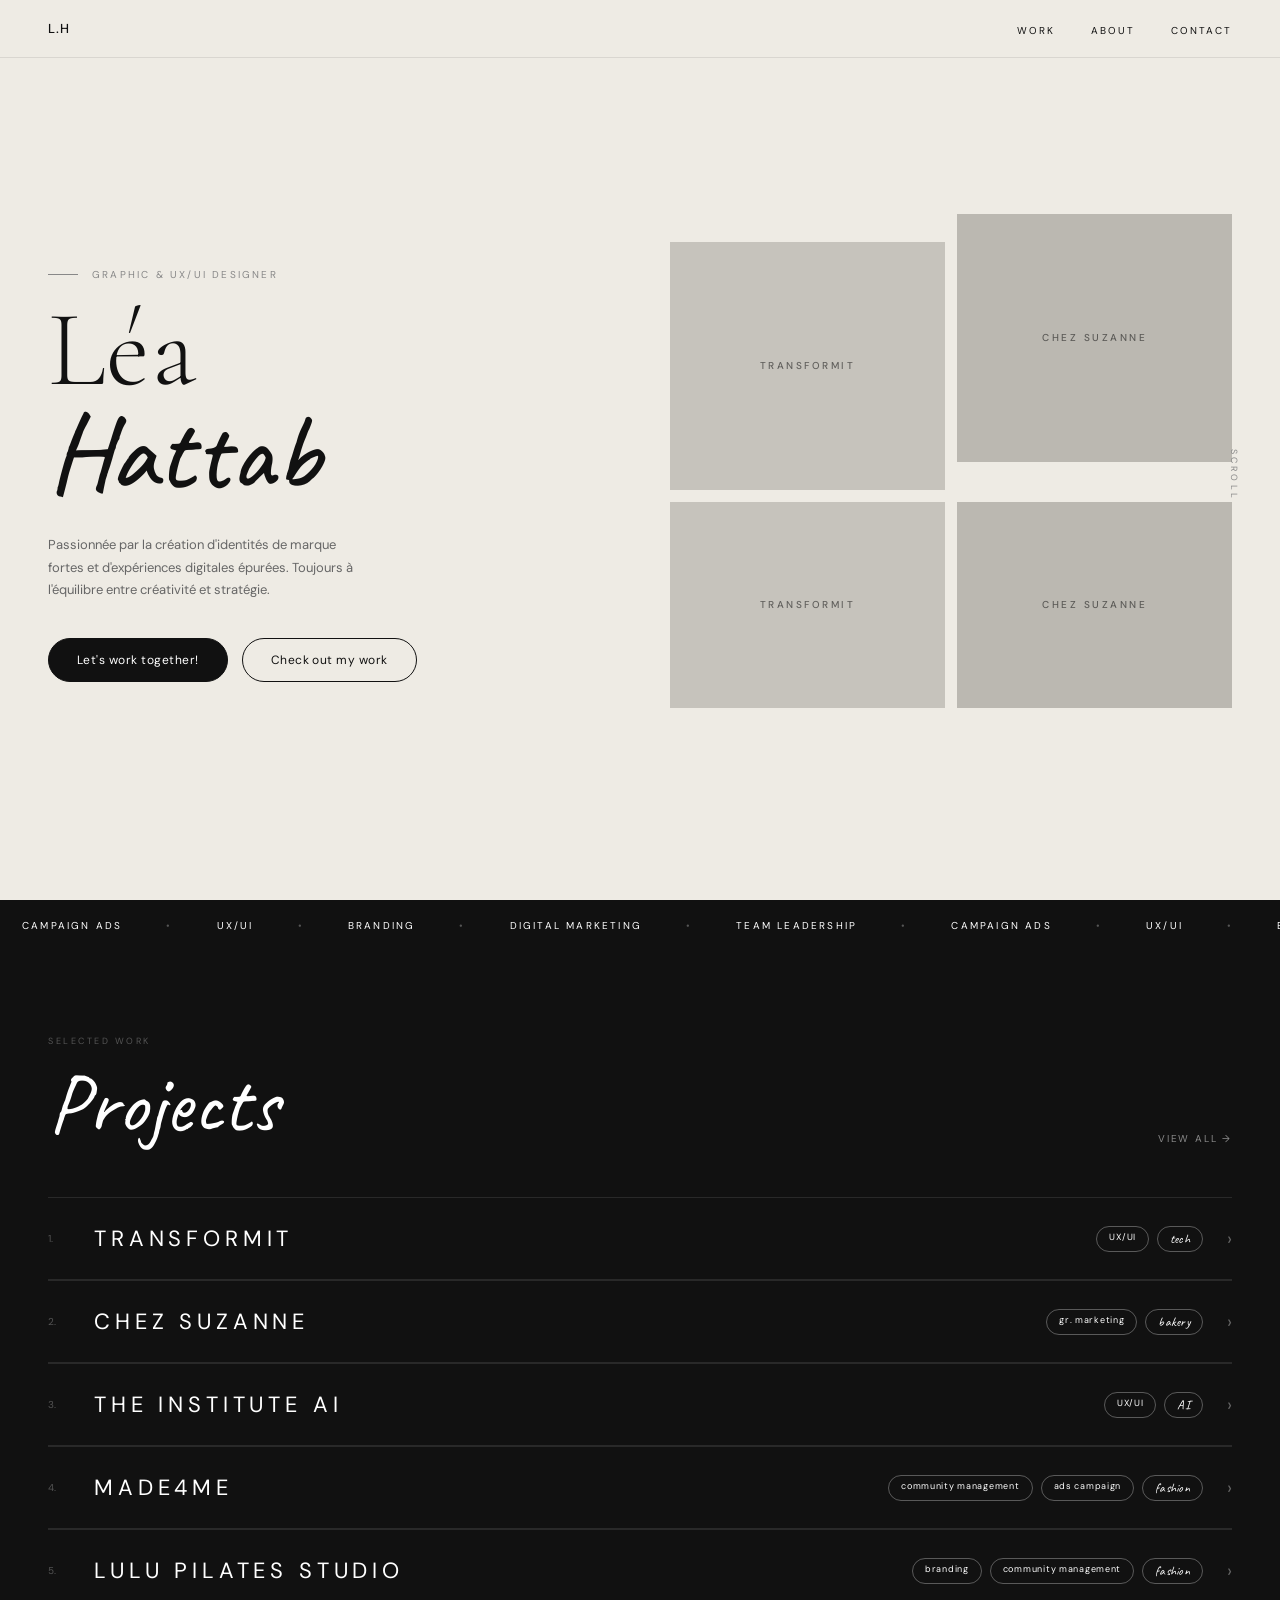
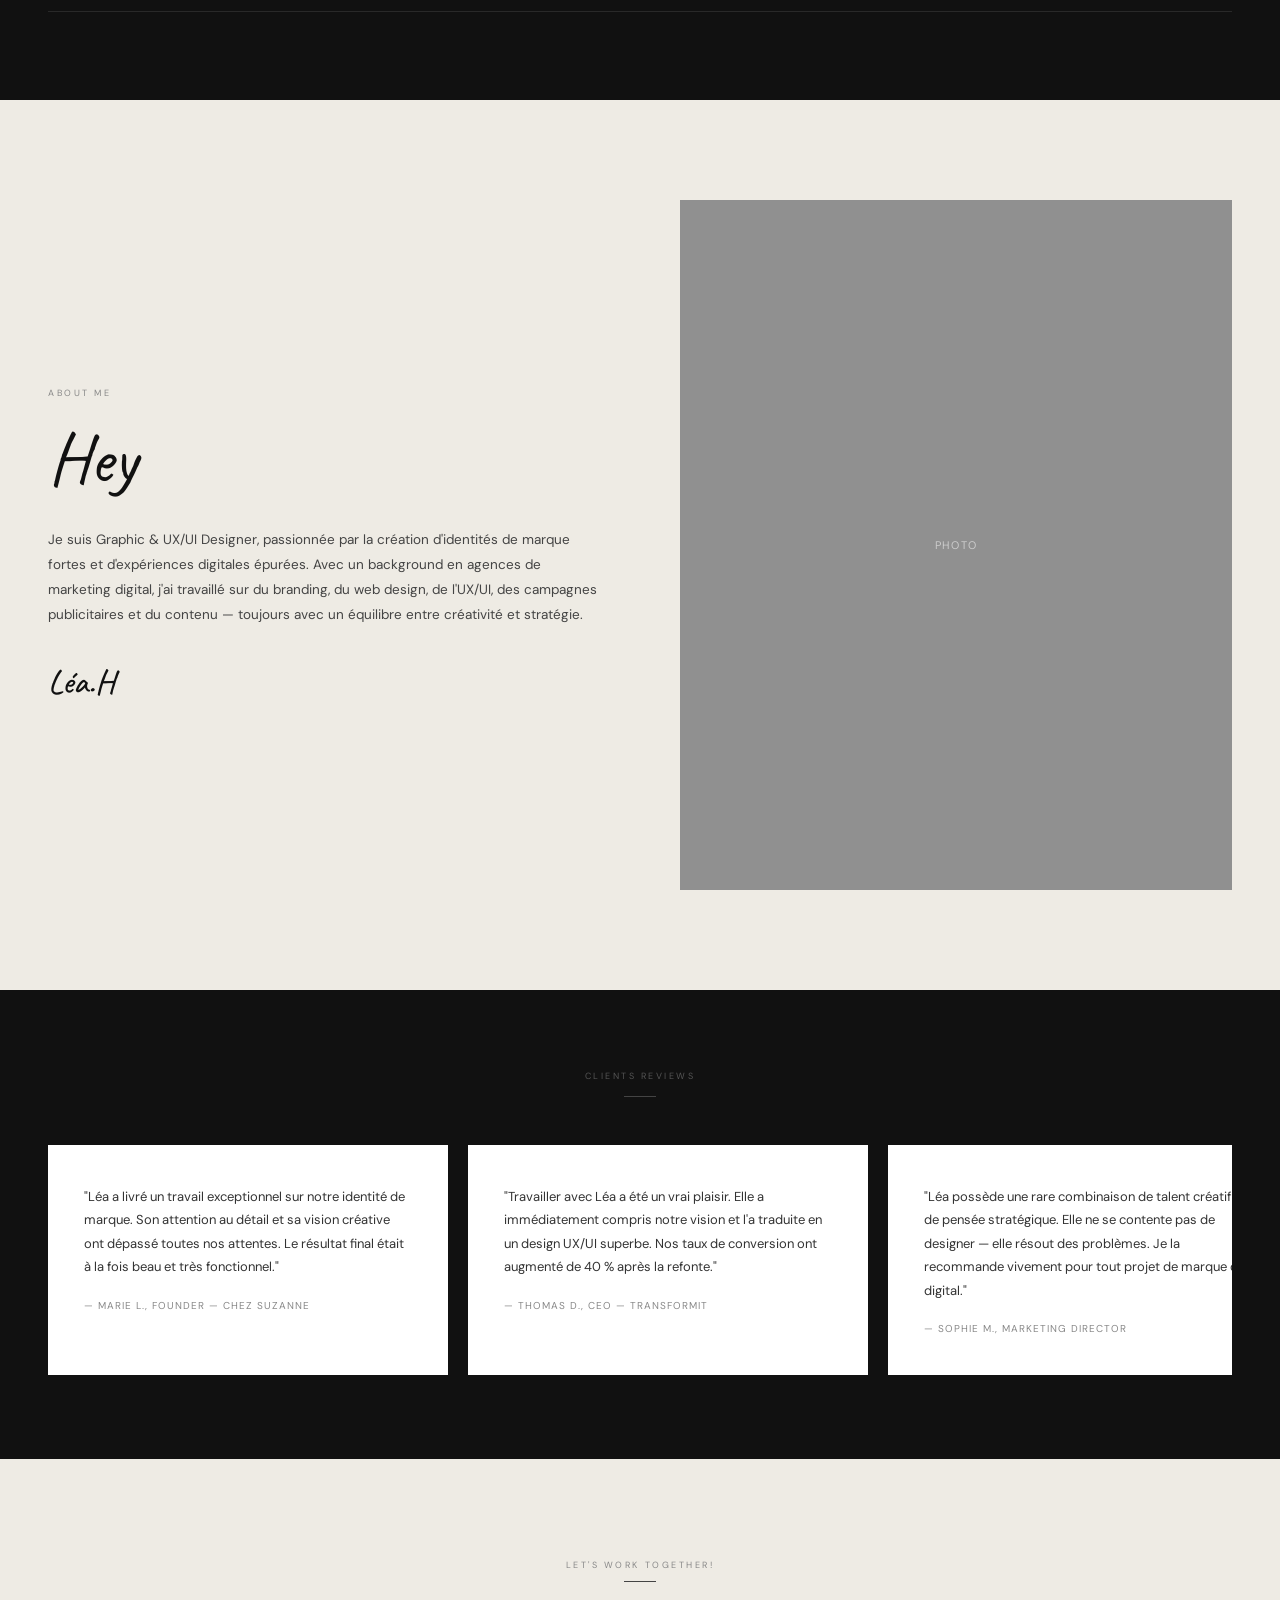
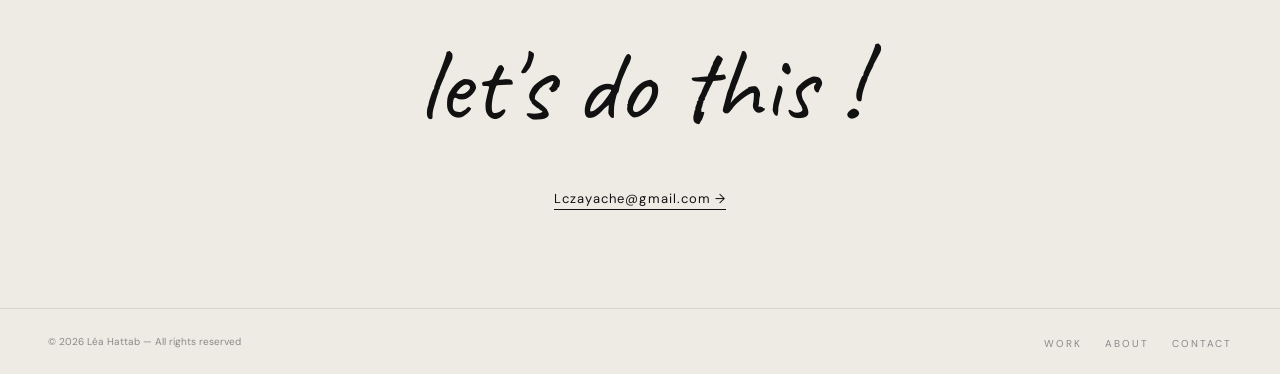
<file: public/old/Lea-Hattab-Website.html>
<!DOCTYPE html>
<html lang="fr">
<head>
  <meta charset="UTF-8">
  <meta name="viewport" content="width=device-width, initial-scale=1.0">
  <title>Léa Hattab — Graphic & UX/UI Designer</title>
  <link rel="preconnect" href="https://fonts.googleapis.com">
  <link rel="preconnect" href="https://fonts.gstatic.com" crossorigin>
  <link href="https://fonts.googleapis.com/css2?family=Cormorant+Garamond:ital,wght@0,300;0,400;1,300;1,400&family=Caveat:wght@400;500;600&family=DM+Sans:ital,wght@0,300;0,400;0,500;1,300&display=swap" rel="stylesheet">
  <style>
    *, *::before, *::after { box-sizing: border-box; margin: 0; padding: 0; }

    :root {
      --cream: #eeebe4;
      --dark:  #111111;
      --gray:  #888888;
      --light-border: rgba(0,0,0,0.09);
      --dark-border:  rgba(255,255,255,0.1);
    }

    html { scroll-behavior: smooth; }

    body {
      font-family: 'DM Sans', sans-serif;
      background: var(--cream);
      color: var(--dark);
      overflow-x: hidden;
    }

    /* ─── PAGES ──────────────────────────────────────── */
    .page { display: none; }
    .page.active { display: block; }

    /* ─── NAV ────────────────────────────────────────── */
    nav {
      position: fixed; top: 0; left: 0; right: 0; z-index: 200;
      display: flex; justify-content: space-between; align-items: center;
      padding: 18px 48px;
      background: var(--cream);
      border-bottom: 1px solid var(--light-border);
    }

    .logo {
      font-family: 'DM Sans', sans-serif;
      font-size: 13px; font-weight: 500;
      letter-spacing: 0.08em;
      text-decoration: none; color: var(--dark); cursor: pointer;
    }

    .nav-links { display: flex; gap: 36px; list-style: none; }
    .nav-links a {
      font-size: 10px; font-weight: 400;
      letter-spacing: 0.2em; text-transform: uppercase;
      text-decoration: none; color: var(--dark);
      transition: opacity .2s;
    }
    .nav-links a:hover { opacity: .45; }

    /* ─── HERO ───────────────────────────────────────── */
    .hero {
      min-height: 100vh;
      padding: 130px 48px 80px;
      display: grid;
      grid-template-columns: 1fr 1fr;
      gap: 60px;
      align-items: center;
    }

    .hero-label {
      display: flex; align-items: center; gap: 14px;
      font-size: 10px; letter-spacing: 0.22em; text-transform: uppercase;
      color: var(--gray); margin-bottom: 20px;
    }
    .hero-label::before {
      content: ''; display: block;
      width: 30px; height: 1px; background: var(--gray);
    }

    .hero-name { margin-bottom: 28px; line-height: 1; }
    .hero-name .first {
      display: block;
      font-family: 'Cormorant Garamond', serif;
      font-weight: 300; font-size: clamp(70px, 9vw, 108px);
      line-height: .9; letter-spacing: .01em;
    }
    .hero-name .last {
      display: block;
      font-family: 'Caveat', cursive;
      font-weight: 500; font-size: clamp(70px, 9vw, 108px);
      line-height: 1;
    }

    .hero-bio {
      font-size: 13px; line-height: 1.75; color: #666;
      max-width: 310px; margin-bottom: 36px;
    }

    .hero-btns { display: flex; gap: 14px; flex-wrap: wrap; }

    .btn-dark {
      background: var(--dark); color: #fff;
      border: 1.5px solid var(--dark);
      padding: 13px 28px; border-radius: 50px;
      font-family: 'DM Sans', sans-serif;
      font-size: 12px; letter-spacing: .04em;
      cursor: pointer; text-decoration: none;
      transition: opacity .2s;
    }
    .btn-dark:hover { opacity: .75; }

    .btn-outline {
      background: transparent; color: var(--dark);
      border: 1.5px solid var(--dark);
      padding: 13px 28px; border-radius: 50px;
      font-family: 'DM Sans', sans-serif;
      font-size: 12px; letter-spacing: .04em;
      cursor: pointer; text-decoration: none;
      transition: background .2s, color .2s;
    }
    .btn-outline:hover { background: var(--dark); color: #fff; }

    /* hero right grid */
    .hero-grid {
      display: grid;
      grid-template-columns: 1fr 1fr;
      gap: 12px;
      position: relative;
    }

    .hg-item {
      background: #c6c3bc;
      display: flex; align-items: center; justify-content: center;
      overflow: hidden; cursor: pointer;
      transition: opacity .2s;
    }
    .hg-item:hover { opacity: .8; }
    .hg-item:nth-child(1) { aspect-ratio: 1/.9; }
    .hg-item:nth-child(2) { aspect-ratio: 1/.9; margin-top: -28px; background: #bbb8b1; }
    .hg-item:nth-child(3) { aspect-ratio: 1/.75; }
    .hg-item:nth-child(4) { aspect-ratio: 1/.75; background: #bbb8b1; }
    .hg-item span {
      font-size: 10px; letter-spacing: .25em; font-weight: 500;
      color: var(--dark); opacity: .55;
    }

    .scroll-hint {
      position: absolute; right: -28px; top: 50%;
      transform: translateY(-50%) rotate(90deg);
      font-size: 9px; letter-spacing: .35em; text-transform: uppercase;
      color: var(--gray); white-space: nowrap;
    }

    /* ─── TICKER ─────────────────────────────────────── */
    .ticker {
      background: var(--dark); padding: 13px 0;
      overflow: hidden; white-space: nowrap;
    }
    .ticker-track {
      display: inline-flex;
      animation: ticker-scroll 22s linear infinite;
    }
    .ticker-item {
      font-size: 10px; letter-spacing: .22em; text-transform: uppercase;
      color: #fff; padding: 0 22px;
    }
    .ticker-sep { color: #555; }
    @keyframes ticker-scroll {
      from { transform: translateX(0); }
      to   { transform: translateX(-50%); }
    }

    /* ─── SECTION SHARED ─────────────────────────────── */
    .section-label {
      font-size: 9px; letter-spacing: .28em; text-transform: uppercase;
      color: var(--gray); margin-bottom: 14px;
    }

    /* ─── PROJECTS LIST ──────────────────────────────── */
    .projects-wrap {
      background: var(--dark); color: #fff;
      padding: 88px 48px 88px;
    }

    .projects-header {
      display: flex; justify-content: space-between;
      align-items: flex-end; margin-bottom: 52px;
    }

    .script-title {
      font-family: 'Caveat', cursive;
      font-weight: 400; font-size: clamp(52px, 7vw, 84px);
      line-height: 1;
    }

    .view-all {
      font-size: 10px; letter-spacing: .18em; text-transform: uppercase;
      color: rgba(255,255,255,.5); text-decoration: none;
      transition: color .2s;
    }
    .view-all:hover { color: #fff; }

    .project-list { list-style: none; }

    .proj-item {
      display: flex; align-items: center; gap: 24px;
      padding: 26px 0;
      border-top: 1px solid var(--dark-border);
      cursor: pointer; text-decoration: none; color: #fff;
      transition: opacity .2s;
    }
    .proj-item:last-child { border-bottom: 1px solid var(--dark-border); }
    .proj-item:hover { opacity: .6; }

    .proj-num { font-size: 10px; color: #555; width: 22px; flex-shrink: 0; }
    .proj-name {
      font-size: clamp(15px, 2.2vw, 22px);
      letter-spacing: .22em; text-transform: uppercase;
      font-weight: 400; flex: 1;
    }
    .proj-tags { display: flex; gap: 8px; flex-wrap: wrap; }

    .tag {
      font-size: 9px; letter-spacing: .08em;
      border: 1px solid rgba(255,255,255,.3);
      border-radius: 50px; padding: 4px 12px;
      white-space: nowrap;
    }
    .tag.cursive {
      font-family: 'Caveat', cursive;
      font-size: 13px; letter-spacing: .02em;
    }

    .proj-arrow { font-size: 18px; opacity: .35; }

    /* ─── ABOUT ──────────────────────────────────────── */
    .about-wrap {
      padding: 100px 48px;
      display: grid; grid-template-columns: 1fr 1fr;
      gap: 80px; align-items: center;
    }

    .about-hey {
      font-family: 'Caveat', cursive;
      font-size: clamp(52px, 7vw, 72px);
      font-weight: 400; margin-bottom: 24px;
    }

    .about-text {
      font-size: 13.5px; line-height: 1.85; color: #444;
      margin-bottom: 32px;
    }

    .about-sig {
      font-family: 'Caveat', cursive;
      font-size: 34px; font-weight: 500;
    }

    .about-photo {
      width: 100%; aspect-ratio: 4/5;
      background: #999; overflow: hidden;
    }
    .about-photo img {
      width: 100%; height: 100%;
      object-fit: cover; filter: grayscale(100%);
    }

    /* ─── REVIEWS ────────────────────────────────────── */
    .reviews-wrap {
      background: var(--dark); color: #fff;
      padding: 80px 48px;
    }
    .reviews-wrap .section-label { color: #555; text-align: center; }

    .divider {
      width: 32px; height: 1px;
      background: #444; margin: 10px auto 48px;
    }

    .reviews-track {
      display: flex; gap: 20px;
      overflow-x: auto; scroll-snap-type: x mandatory;
      scrollbar-width: none; padding-bottom: 4px;
    }
    .reviews-track::-webkit-scrollbar { display: none; }

    .review-card {
      background: #fff; color: var(--dark);
      padding: 40px 36px;
      min-width: 360px; max-width: 400px;
      flex-shrink: 0; scroll-snap-align: start;
    }
    .review-text {
      font-size: 13px; line-height: 1.8; color: #333;
      margin-bottom: 20px;
    }
    .review-author {
      font-size: 10px; letter-spacing: .1em;
      text-transform: uppercase; color: #888;
    }

    /* ─── CONTACT ────────────────────────────────────── */
    .contact-wrap {
      padding: 100px 48px;
      text-align: center;
    }
    .contact-wrap .section-label { margin-bottom: 10px; }

    .contact-title {
      font-family: 'Caveat', cursive;
      font-size: clamp(56px, 9vw, 104px);
      font-weight: 400; line-height: 1.05;
      margin-bottom: 48px;
    }

    .contact-email {
      font-size: 13px; letter-spacing: .08em;
      color: var(--dark); text-decoration: none;
      border-bottom: 1px solid var(--dark);
      padding-bottom: 2px; transition: opacity .2s;
    }
    .contact-email:hover { opacity: .45; }

    /* ─── FOOTER ─────────────────────────────────────── */
    footer {
      border-top: 1px solid var(--light-border);
      padding: 22px 48px;
      display: flex; justify-content: space-between; align-items: center;
    }
    .footer-copy { font-size: 10px; color: var(--gray); }
    .footer-nav { display: flex; gap: 24px; list-style: none; }
    .footer-nav a {
      font-size: 10px; letter-spacing: .18em; text-transform: uppercase;
      text-decoration: none; color: var(--gray);
      cursor: pointer; transition: color .2s;
    }
    .footer-nav a:hover { color: var(--dark); }

    /* ═══════════════════════════════════════════════════
       PROJECT DETAIL PAGES
    ═══════════════════════════════════════════════════ */

    /* project nav */
    .proj-nav {
      position: fixed; top: 0; left: 0; right: 0; z-index: 200;
      display: flex; justify-content: space-between; align-items: center;
      padding: 18px 48px;
      background: var(--cream);
      border-bottom: 1px solid var(--light-border);
    }
    .proj-nav-center {
      display: flex; gap: 28px; align-items: center;
    }
    .proj-nav-link {
      font-size: 10px; letter-spacing: .15em; text-transform: uppercase;
      color: var(--gray); cursor: pointer; transition: color .2s;
      text-decoration: none;
    }
    .proj-nav-link:hover { color: var(--dark); }

    /* project hero */
    .proj-hero {
      padding: 140px 48px 80px;
      background: var(--cream);
      display: flex; justify-content: space-between;
      align-items: flex-start; gap: 60px;
    }
    .proj-hero-left { max-width: 580px; }
    .proj-hero-tag {
      font-size: 10px; letter-spacing: .22em; text-transform: uppercase;
      color: var(--gray); margin-bottom: 18px;
    }
    .proj-hero-title {
      font-family: 'Cormorant Garamond', serif;
      font-weight: 300; font-size: clamp(32px, 4.5vw, 56px);
      line-height: 1.12; margin-bottom: 20px;
    }
    .proj-hero-sub {
      font-size: 13px; line-height: 1.75; color: #555; max-width: 440px;
    }

    /* tags bar */
    .tags-bar {
      background: var(--dark); display: flex;
      overflow-x: auto; scrollbar-width: none;
      border-bottom: 1px solid rgba(255,255,255,.06);
    }
    .tags-bar::-webkit-scrollbar { display: none; }
    .tbar-item {
      padding: 12px 24px;
      font-size: 9px; letter-spacing: .18em; text-transform: uppercase;
      color: rgba(255,255,255,.4); white-space: nowrap;
      border-right: 1px solid rgba(255,255,255,.08);
      cursor: pointer; transition: color .2s;
    }
    .tbar-item.on { color: #fff; }
    .tbar-item:hover { color: rgba(255,255,255,.8); }

    /* quote */
    .proj-quote {
      background: var(--dark); color: #fff;
      padding: 80px 48px; text-align: center;
    }
    .proj-quote blockquote {
      font-family: 'Cormorant Garamond', serif;
      font-style: italic; font-weight: 300;
      font-size: clamp(18px, 2.5vw, 26px);
      line-height: 1.5; letter-spacing: .03em;
      max-width: 680px; margin: 0 auto;
    }

    /* project section */
    .ps {
      padding: 80px 48px;
    }
    .ps.dark { background: var(--dark); color: #fff; }
    .ps.mid  { background: #e5e2db; }

    /* about grid in project */
    .ps-about-grid {
      display: grid; grid-template-columns: 1fr 1fr;
      gap: 60px; align-items: start;
      margin-top: 36px;
    }
    .ps-about-grid p {
      font-size: 14px; line-height: 1.8; color: #444;
      margin-bottom: 16px;
    }
    .ps-about-grid p.lead {
      font-size: 16px; font-weight: 500; color: var(--dark);
    }
    .ps.dark .ps-about-grid p { color: #888; }

    /* problems */
    .prob-list { list-style: none; max-width: 740px; margin-top: 36px; }
    .prob-item {
      display: flex; gap: 32px;
      padding: 32px 0;
      border-top: 1px solid rgba(0,0,0,.08);
    }
    .ps.dark .prob-item { border-top-color: rgba(255,255,255,.07); }
    .prob-num { font-size: 10px; color: #aaa; width: 20px; flex-shrink: 0; padding-top: 3px; }
    .ps.dark .prob-num { color: #444; }
    .prob-body {}
    .prob-title {
      font-size: 10px; letter-spacing: .18em; text-transform: uppercase;
      font-weight: 500; margin-bottom: 10px;
    }
    .prob-text { font-size: 12.5px; line-height: 1.75; color: #666; }
    .ps.dark .prob-text { color: #666; }

    /* approach grid */
    .approach-grid {
      display: grid; grid-template-columns: 1fr 1fr;
      gap: 20px; margin-top: 36px;
    }
    .approach-card {
      background: #e0dcd5;
      padding: 44px 40px;
      min-height: 260px;
      display: flex; flex-direction: column;
      justify-content: flex-start;
    }
    .approach-card.dk { background: var(--dark); color: #fff; }
    .approach-num {
      font-size: 10px; letter-spacing: .18em;
      color: #aaa; margin-bottom: 14px;
    }
    .approach-card.dk .approach-num { color: #444; }
    .approach-card-title {
      font-size: 12px; letter-spacing: .18em;
      text-transform: uppercase; font-weight: 500;
    }
    .approach-sub {
      font-size: 11px; color: #888; line-height: 1.8;
      margin-top: 20px;
    }

    /* mockup row */
    .mockup-row {
      display: grid; grid-template-columns: repeat(3,1fr);
      gap: 14px;
    }
    .mockup-box {
      background: #ccc8c0; aspect-ratio: 4/3;
    }
    .mockup-full {
      width: 100%; aspect-ratio: 16/9;
      background: #1a1a1a;
    }

    /* choices */
    .choices-grid {
      display: grid; grid-template-columns: repeat(3,1fr);
      gap: 48px; margin-top: 36px;
    }
    .choice-title {
      font-size: 10px; letter-spacing: .18em;
      text-transform: uppercase; font-weight: 500;
      margin-bottom: 14px;
    }
    .choice-text {
      font-size: 12.5px; color: #666;
      line-height: 1.75; margin-bottom: 18px;
    }
    .choice-link {
      font-size: 11px; color: var(--dark);
      text-decoration: underline;
    }

    /* next project */
    .next-proj {
      padding: 80px 48px;
      text-align: center;
      border-top: 1px solid var(--light-border);
    }
    .next-label {
      font-size: 9px; letter-spacing: .28em;
      text-transform: uppercase; color: var(--gray);
      margin-bottom: 20px;
    }
    .next-title {
      font-family: 'Caveat', cursive;
      font-size: clamp(48px, 6.5vw, 80px);
      font-weight: 400; cursor: pointer;
      text-decoration: none; color: var(--dark);
      transition: opacity .2s;
      display: inline-block;
    }
    .next-title:hover { opacity: .45; }

    /* ─── RESPONSIVE ─────────────────────────────────── */
    @media (max-width: 860px) {
      nav, .proj-nav { padding: 16px 24px; }

      .hero {
        grid-template-columns: 1fr;
        padding: 110px 24px 60px;
        gap: 40px;
      }
      .scroll-hint { display: none; }

      .projects-wrap, .about-wrap, .reviews-wrap,
      .contact-wrap, .ps { padding-left: 24px; padding-right: 24px; }

      .about-wrap { grid-template-columns: 1fr; gap: 40px; }
      .about-photo { order: -1; aspect-ratio: 16/9; }

      .approach-grid { grid-template-columns: 1fr; }
      .choices-grid  { grid-template-columns: 1fr; gap: 32px; }
      .mockup-row    { grid-template-columns: 1fr; }

      .ps-about-grid { grid-template-columns: 1fr; gap: 24px; }

      .proj-hero {
        flex-direction: column; gap: 32px;
        padding: 120px 24px 60px;
      }

      footer { flex-direction: column; gap: 14px; text-align: center; }
    }
  </style>
</head>
<body>

<!-- ══════════════════════════════════════════════
     HOMEPAGE
══════════════════════════════════════════════ -->
<div id="homepage" class="page active">

  <nav>
    <span class="logo" onclick="show('homepage')">L.H</span>
    <ul class="nav-links">
      <li><a href="#projects" onclick="show('homepage')">Work</a></li>
      <li><a href="#about"    onclick="show('homepage')">About</a></li>
      <li><a href="#contact"  onclick="show('homepage')">Contact</a></li>
    </ul>
  </nav>

  <!-- HERO -->
  <section class="hero">
    <div>
      <div class="hero-label">Graphic &amp; UX/UI Designer</div>
      <div class="hero-name">
        <span class="first">Léa</span>
        <span class="last">Hattab</span>
      </div>
      <p class="hero-bio">Passionnée par la création d'identités de marque fortes et d'expériences digitales épurées. Toujours à l'équilibre entre créativité et stratégie.</p>
      <div class="hero-btns">
        <a href="#contact" class="btn-dark"    onclick="show('homepage')">Let's work together!</a>
        <a href="#projects" class="btn-outline" onclick="show('homepage')">Check out my work</a>
      </div>
    </div>

    <div>
      <div class="hero-grid">
        <div class="hg-item" onclick="show('project-transformit')">
          <span>TRANSFORMIT</span>
        </div>
        <div class="hg-item" onclick="show('project-chezsuzanne')">
          <span>CHEZ SUZANNE</span>
        </div>
        <div class="hg-item" onclick="show('project-transformit')">
          <span>TRANSFORMIT</span>
        </div>
        <div class="hg-item" onclick="show('project-chezsuzanne')">
          <span>CHEZ SUZANNE</span>
        </div>
        <span class="scroll-hint">Scroll</span>
      </div>
    </div>
  </section>

  <!-- TICKER -->
  <div class="ticker">
    <div class="ticker-track">
      <span class="ticker-item">CAMPAIGN ADS</span>
      <span class="ticker-item ticker-sep">•</span>
      <span class="ticker-item">UX/UI</span>
      <span class="ticker-item ticker-sep">•</span>
      <span class="ticker-item">BRANDING</span>
      <span class="ticker-item ticker-sep">•</span>
      <span class="ticker-item">DIGITAL MARKETING</span>
      <span class="ticker-item ticker-sep">•</span>
      <span class="ticker-item">TEAM LEADERSHIP</span>
      <span class="ticker-item ticker-sep">•</span>
      <span class="ticker-item">CAMPAIGN ADS</span>
      <span class="ticker-item ticker-sep">•</span>
      <span class="ticker-item">UX/UI</span>
      <span class="ticker-item ticker-sep">•</span>
      <span class="ticker-item">BRANDING</span>
      <span class="ticker-item ticker-sep">•</span>
      <span class="ticker-item">DIGITAL MARKETING</span>
      <span class="ticker-item ticker-sep">•</span>
      <span class="ticker-item">TEAM LEADERSHIP</span>
      <span class="ticker-item ticker-sep">•</span>
    </div>
  </div>

  <!-- PROJECTS -->
  <section class="projects-wrap" id="projects">
    <div class="section-label" style="color:#555;">Selected Work</div>
    <div class="projects-header">
      <h2 class="script-title">Projects</h2>
      <a href="#" class="view-all">View All →</a>
    </div>
    <ul class="project-list">
      <li>
        <a class="proj-item" onclick="show('project-transformit')">
          <span class="proj-num">1.</span>
          <span class="proj-name">Transformit</span>
          <div class="proj-tags">
            <span class="tag">UX/UI</span>
            <span class="tag cursive">tech</span>
          </div>
          <span class="proj-arrow">›</span>
        </a>
      </li>
      <li>
        <a class="proj-item" onclick="show('project-chezsuzanne')">
          <span class="proj-num">2.</span>
          <span class="proj-name">Chez Suzanne</span>
          <div class="proj-tags">
            <span class="tag">gr. marketing</span>
            <span class="tag cursive">bakery</span>
          </div>
          <span class="proj-arrow">›</span>
        </a>
      </li>
      <li>
        <a class="proj-item" onclick="show('homepage')">
          <span class="proj-num">3.</span>
          <span class="proj-name">The Institute AI</span>
          <div class="proj-tags">
            <span class="tag">UX/UI</span>
            <span class="tag cursive">AI</span>
          </div>
          <span class="proj-arrow">›</span>
        </a>
      </li>
      <li>
        <a class="proj-item" onclick="show('homepage')">
          <span class="proj-num">4.</span>
          <span class="proj-name">Made4Me</span>
          <div class="proj-tags">
            <span class="tag">community management</span>
            <span class="tag">ads campaign</span>
            <span class="tag cursive">fashion</span>
          </div>
          <span class="proj-arrow">›</span>
        </a>
      </li>
      <li>
        <a class="proj-item" onclick="show('homepage')">
          <span class="proj-num">5.</span>
          <span class="proj-name">Lulu Pilates Studio</span>
          <div class="proj-tags">
            <span class="tag">branding</span>
            <span class="tag">community management</span>
            <span class="tag cursive">fashion</span>
          </div>
          <span class="proj-arrow">›</span>
        </a>
      </li>
    </ul>
  </section>

  <!-- ABOUT -->
  <section class="about-wrap" id="about">
    <div>
      <div class="section-label">About Me</div>
      <h2 class="about-hey">Hey</h2>
      <p class="about-text">Je suis Graphic &amp; UX/UI Designer, passionnée par la création d'identités de marque fortes et d'expériences digitales épurées. Avec un background en agences de marketing digital, j'ai travaillé sur du branding, du web design, de l'UX/UI, des campagnes publicitaires et du contenu — toujours avec un équilibre entre créativité et stratégie.</p>
      <div class="about-sig">Léa.H</div>
    </div>
    <div class="about-photo">
      <!-- Replace src with actual photo path -->
      <div style="width:100%;height:100%;background:#909090;display:flex;align-items:center;justify-content:center;">
        <span style="font-size:11px;letter-spacing:.1em;color:#ccc;text-transform:uppercase;">Photo</span>
      </div>
    </div>
  </section>

  <!-- REVIEWS -->
  <section class="reviews-wrap">
    <div class="section-label">Clients Reviews</div>
    <div class="divider"></div>
    <div class="reviews-track">
      <div class="review-card">
        <p class="review-text">"Léa a livré un travail exceptionnel sur notre identité de marque. Son attention au détail et sa vision créative ont dépassé toutes nos attentes. Le résultat final était à la fois beau et très fonctionnel."</p>
        <div class="review-author">— Marie L., Founder — Chez Suzanne</div>
      </div>
      <div class="review-card">
        <p class="review-text">"Travailler avec Léa a été un vrai plaisir. Elle a immédiatement compris notre vision et l'a traduite en un design UX/UI superbe. Nos taux de conversion ont augmenté de 40 % après la refonte."</p>
        <div class="review-author">— Thomas D., CEO — TransformIt</div>
      </div>
      <div class="review-card">
        <p class="review-text">"Léa possède une rare combinaison de talent créatif et de pensée stratégique. Elle ne se contente pas de designer — elle résout des problèmes. Je la recommande vivement pour tout projet de marque ou digital."</p>
        <div class="review-author">— Sophie M., Marketing Director</div>
      </div>
    </div>
  </section>

  <!-- CONTACT -->
  <section class="contact-wrap" id="contact">
    <div class="section-label">Let's Work Together!</div>
    <div class="divider"></div>
    <h2 class="contact-title">let's do this !</h2>
    <a href="mailto:lczayache@gmail.com" class="contact-email">Lczayache@gmail.com →</a>
  </section>

  <footer>
    <span class="footer-copy">© 2026 Léa Hattab — All rights reserved</span>
    <ul class="footer-nav">
      <li><a onclick="show('homepage');scrollTo('#projects')">Work</a></li>
      <li><a onclick="show('homepage');scrollTo('#about')">About</a></li>
      <li><a href="mailto:lczayache@gmail.com">Contact</a></li>
    </ul>
  </footer>
</div>


<!-- ══════════════════════════════════════════════
     PROJECT — TRANSFORMIT
══════════════════════════════════════════════ -->
<div id="project-transformit" class="page">

  <nav class="proj-nav">
    <span class="logo" onclick="show('homepage')">L.H</span>
    <div class="proj-nav-center">
      <span class="proj-nav-link" onclick="show('project-chezsuzanne')">← Chez Suzanne</span>
      <span class="proj-nav-link" onclick="show('project-chezsuzanne')">Chez Suzanne →</span>
    </div>
    <a href="mailto:lczayache@gmail.com" class="btn-outline" style="font-size:11px;padding:10px 22px;">Blog this</a>
  </nav>

  <div class="proj-hero">
    <div class="proj-hero-left">
      <div class="proj-hero-tag">UX/UI — Tech</div>
      <h1 class="proj-hero-title">TransfOrmIt — Turning Your Ambitions Into Concrete Projects</h1>
      <p class="proj-hero-sub">Identification stratégique des opportunités de croissance, technologies de transformation, et projets à fort potentiel. Parfaitement alignés avec les besoins des investisseurs.</p>
    </div>
  </div>

  <div class="tags-bar">
    <span class="tbar-item on">BRAND &amp; CREATION</span>
    <span class="tbar-item">STRATEGY / TOOLS</span>
    <span class="tbar-item on">UX/UI</span>
    <span class="tbar-item">BLOG</span>
    <span class="tbar-item on">INFO</span>
    <span class="tbar-item">TECHNOLOGIES</span>
  </div>

  <div class="proj-quote">
    <blockquote>"STANDING OUT IN A CROWDED, OUTDATED MARKET"</blockquote>
  </div>

  <!-- ABOUT -->
  <div class="ps">
    <div class="section-label">About</div>
    <div class="ps-about-grid">
      <div>
        <p>Conception d'une landing page moderne from scratch pour une firme de consulting tech qui connecte l'innovation israélienne et l'investissement européen.</p>
        <p>Avec une présence digitale inexistante, le défi était de créer un site qui communique immédiatement autorité, confiance et innovation — et qui se démarque dans un marché encombré et vieillissant.</p>
      </div>
      <div></div>
    </div>
  </div>

  <!-- PROBLEMS -->
  <div class="ps dark">
    <div class="section-label" style="color:#444;">The Problems</div>
    <ul class="prob-list">
      <li class="prob-item">
        <span class="prob-num">01</span>
        <div class="prob-body">
          <div class="prob-title">No Existing Digital Presence</div>
          <p class="prob-text">Aucun logo, aucun site, aucun asset digital. Tout était à créer de zéro pour établir une identité professionnelle claire et cohérente.</p>
        </div>
      </li>
      <li class="prob-item">
        <span class="prob-num">02</span>
        <div class="prob-body">
          <div class="prob-title">Old-School Competition</div>
          <p class="prob-text">Tous les concurrents sur ce marché ont le même style dépassé : sites statiques, images stock génériques, blocs de texte lourds, aucune personnalité visuelle. Une opportunité claire de se démarquer.</p>
        </div>
      </li>
      <li class="prob-item">
        <span class="prob-num">03</span>
        <div class="prob-body">
          <div class="prob-title">Dual Audience: Israel &amp; Europe</div>
          <p class="prob-text">Le message devait s'adresser simultanément aux professionnels tech israéliens et aux investisseurs institutionnels européens — deux audiences aux attentes visuelles et culturelles très différentes.</p>
        </div>
      </li>
    </ul>
  </div>

  <!-- HOW I APPROACHED IT -->
  <div class="ps">
    <div class="section-label">How I Approached It</div>
    <div class="approach-grid">
      <div class="approach-card">
        <div class="approach-num">01</div>
        <div class="approach-card-title">Research</div>
      </div>
      <div class="approach-card dk">
        <div class="approach-num">02</div>
        <div class="approach-card-title">Brief &amp; Strategy</div>
        <div class="approach-sub">
          Deep dive dans le brief :<br>
          Objectifs business<br>
          Profiling audience<br>
          Architecture de contenu<br>
          Brand voice requirements
        </div>
      </div>
      <div class="approach-card">
        <div class="approach-num">03</div>
        <div class="approach-card-title">Wireframes</div>
      </div>
      <div class="approach-card">
        <div class="approach-num">04</div>
        <div class="approach-card-title">UI Design</div>
      </div>
    </div>
  </div>

  <!-- MOCKUPS -->
  <div class="ps mid">
    <div class="mockup-row">
      <div class="mockup-box"></div>
      <div class="mockup-box"></div>
      <div class="mockup-box"></div>
    </div>
  </div>

  <!-- WHY I MADE THESE CHOICES -->
  <div class="ps">
    <div class="section-label">Why I Made These Choices</div>
    <div class="choices-grid">
      <div>
        <div class="choice-title">Dynamic Hero Section</div>
        <p class="choice-text">Typographie bold associée au mouvement pour signaler l'innovation immédiatement. Les fonds sombres créent un contraste premium que les concurrents n'ont pas.</p>
        <a href="#" class="choice-link">Read more ↗</a>
      </div>
      <div>
        <div class="choice-title">Logo-First Design System</div>
        <p class="choice-text">Avant de concevoir la page, j'ai créé un logo minimaliste clean fonctionnant sur tous les supports. Il ancre tout le langage visuel du projet.</p>
        <a href="#" class="choice-link">Read more ↗</a>
      </div>
      <div>
        <div class="choice-title">Clear Value Propositions</div>
        <p class="choice-text">Chaque section est structurée autour d'un message clair — pas seulement visuel — pour que les deux audiences comprennent l'offre immédiatement.</p>
        <a href="#" class="choice-link">Read more ↗</a>
      </div>
    </div>
  </div>

  <!-- KEY TAKEAWAYS -->
  <div class="ps dark">
    <div class="section-label" style="color:#444;">Key Takeaways</div>
    <ul class="prob-list">
      <li class="prob-item">
        <span class="prob-num">01</span>
        <div class="prob-body">
          <div class="prob-title">No Existing Digital Presence</div>
          <p class="prob-text">Partir de zéro oblige à poser chaque décision de design de façon intentionnelle et systémique.</p>
        </div>
      </li>
      <li class="prob-item">
        <span class="prob-num">02</span>
        <div class="prob-body">
          <div class="prob-title">Old-School Competition</div>
          <p class="prob-text">Dans un marché visuellement dépassé, un design moderne et affirmé devient lui-même un argument de vente.</p>
        </div>
      </li>
      <li class="prob-item">
        <span class="prob-num">03</span>
        <div class="prob-body">
          <div class="prob-title">Dual Audience: Israel &amp; Europe</div>
          <p class="prob-text">Un langage visuel universel et neutre permet de s'adresser à plusieurs cultures sans perdre en impact.</p>
        </div>
      </li>
      <li class="prob-item">
        <span class="prob-num">04</span>
        <div class="prob-body">
          <div class="prob-title">Brand Before Website</div>
          <p class="prob-text">Créer le logo et le système de design en amont a rendu la conception du site beaucoup plus fluide et cohérente.</p>
        </div>
      </li>
    </ul>
  </div>

  <!-- FINAL MOCKUP -->
  <div class="ps">
    <div class="mockup-full"></div>
  </div>

  <!-- NEXT PROJECT -->
  <div class="next-proj">
    <div class="next-label">Next Project</div>
    <a class="next-title" onclick="show('project-chezsuzanne')">Next project</a>
  </div>

  <!-- CTA -->
  <div class="contact-wrap" style="padding-top:60px;padding-bottom:60px;">
    <h2 class="contact-title">let's do this !</h2>
    <a href="mailto:lczayache@gmail.com" class="contact-email">Lczayache@gmail.com →</a>
  </div>

  <footer>
    <span class="footer-copy">© 2026 Léa Hattab — All rights reserved</span>
    <ul class="footer-nav">
      <li><a onclick="show('homepage')">Work</a></li>
      <li><a onclick="show('homepage')">About</a></li>
      <li><a href="mailto:lczayache@gmail.com">Contact</a></li>
    </ul>
  </footer>
</div>


<!-- ══════════════════════════════════════════════
     PROJECT — CHEZ SUZANNE
══════════════════════════════════════════════ -->
<div id="project-chezsuzanne" class="page">

  <nav class="proj-nav">
    <span class="logo" onclick="show('homepage')">L.H</span>
    <div class="proj-nav-center">
      <span class="proj-nav-link" onclick="show('project-transformit')">← TransformIt</span>
      <span class="proj-nav-link" onclick="show('homepage')">Retour →</span>
    </div>
    <a href="mailto:lczayache@gmail.com" class="btn-outline" style="font-size:11px;padding:10px 22px;">Blog this</a>
  </nav>

  <div class="proj-hero">
    <div class="proj-hero-left">
      <div class="proj-hero-tag">Gr. Marketing — Bakery</div>
      <h1 class="proj-hero-title">Chez Suzanne</h1>
      <p class="proj-hero-sub">A Full Brand Identity Redesign For A Café &amp; Bakery Built Around Nostalgie, A Grandmother's Memory, And The Idea Of "A Baker's Breath/Cabin."</p>
    </div>
  </div>

  <div class="tags-bar">
    <span class="tbar-item on">BRAND &amp; CREATION</span>
    <span class="tbar-item">STRATEGY / TOOLS</span>
    <span class="tbar-item">UX/UI</span>
    <span class="tbar-item">BLOG</span>
    <span class="tbar-item on">INFO</span>
    <span class="tbar-item">TECHNOLOGIES</span>
  </div>

  <div class="proj-quote">
    <blockquote>"A TRIBUTE TO SUZANNE — A GRANDMOTHER, A BAKER, A MEMORY."</blockquote>
  </div>

  <!-- ABOUT -->
  <div class="ps">
    <div class="section-label">About</div>
    <div class="ps-about-grid">
      <div>
        <p class="lead">More Than A Bakery. A Family Memory.</p>
        <p>Chez Suzanne porte le nom de leur grand-mère — une femme qui cuisinait avec amour et emmenait ses petits-enfants "à la baine" chaque été. La marque porte son nom comme un hommage, un merci, un souvenir.</p>
        <p>L'identité existante se résumait à un logo vieillissant qui ne reflétait plus la chaleur et la qualité de la boulangerie. L'objectif : restaurer l'authenticité tout en préservant l'idée originale — la nostalgie, l'histoire familiale, la grand-mère plus présente que jamais.</p>
      </div>
      <div></div>
    </div>
  </div>

  <!-- PROBLEMS -->
  <div class="ps dark">
    <div class="section-label" style="color:#444;">The Problems</div>
    <ul class="prob-list">
      <li class="prob-item">
        <span class="prob-num">01</span>
        <div class="prob-body">
          <div class="prob-title">No Existing Digital Presence</div>
          <p class="prob-text">Aucun logo moderne, aucun asset digital cohérent. Tout était à reconstruire pour refléter l'âme de la boulangerie et son histoire.</p>
        </div>
      </li>
      <li class="prob-item">
        <span class="prob-num">02</span>
        <div class="prob-body">
          <div class="prob-title">Old-School Competition</div>
          <p class="prob-text">Le marché des boulangeries artisanales est saturé de codes visuels génériques. L'identité de Chez Suzanne devait raconter une histoire unique pour se distinguer.</p>
        </div>
      </li>
      <li class="prob-item">
        <span class="prob-num">03</span>
        <div class="prob-body">
          <div class="prob-title">Dual Audience: Israel &amp; Europe</div>
          <p class="prob-text">La marque devait parler aussi bien aux clients locaux israéliens qu'aux touristes et foodies européens, avec des sensibilités culturelles très différentes.</p>
        </div>
      </li>
    </ul>
  </div>

  <!-- HOW I APPROACHED IT -->
  <div class="ps">
    <div class="section-label">How I Approached It</div>
    <div class="approach-grid">
      <div class="approach-card">
        <div class="approach-num">01</div>
        <div class="approach-card-title">Research</div>
      </div>
      <div class="approach-card dk">
        <div class="approach-num">02</div>
        <div class="approach-card-title">Brief &amp; Strategy</div>
        <div class="approach-sub">
          Deep dive dans le brief :<br>
          Objectifs business<br>
          Profiling audience<br>
          Architecture de contenu<br>
          Brand voice requirements
        </div>
      </div>
      <div class="approach-card">
        <div class="approach-num">03</div>
        <div class="approach-card-title">Wireframes</div>
      </div>
      <div class="approach-card">
        <div class="approach-num">04</div>
        <div class="approach-card-title">UI Design</div>
      </div>
    </div>
  </div>

  <!-- MOCKUPS -->
  <div class="ps mid">
    <div class="mockup-row">
      <div class="mockup-box"></div>
      <div class="mockup-box"></div>
      <div class="mockup-box"></div>
    </div>
  </div>

  <!-- WHY I MADE THESE CHOICES -->
  <div class="ps">
    <div class="section-label">Why I Made These Choices</div>
    <div class="choices-grid">
      <div>
        <div class="choice-title">Dynamic Hero Section</div>
        <p class="choice-text">Typographie chaleureuse et nostalgique associée à des éléments artisanaux pour évoquer immédiatement l'héritage familial. Tons crème et chauds qui rappellent les viennoiseries fraîches.</p>
        <a href="#" class="choice-link">Read more ↗</a>
      </div>
      <div>
        <div class="choice-title">Logo-First Design System</div>
        <p class="choice-text">Le logo a été repensé avec un style script qui évoque l'écriture manuscrite — une touche personnelle qui connecte à l'héritage de la grand-mère et à l'esprit artisan de la boulangerie.</p>
        <a href="#" class="choice-link">Read more ↗</a>
      </div>
      <div>
        <div class="choice-title">Clear Value Propositions</div>
        <p class="choice-text">Chaque touchpoint renforce l'histoire émotionnelle de Suzanne — du packaging aux réseaux sociaux, pour que la marque reste cohérente et mémorable sur tous les supports.</p>
        <a href="#" class="choice-link">Read more ↗</a>
      </div>
    </div>
  </div>

  <!-- KEY TAKEAWAYS -->
  <div class="ps dark">
    <div class="section-label" style="color:#444;">Key Takeaways</div>
    <ul class="prob-list">
      <li class="prob-item">
        <span class="prob-num">01</span>
        <div class="prob-body">
          <div class="prob-title">No Existing Digital Presence</div>
          <p class="prob-text">Repartir de zéro a permis de créer un système visuel vraiment cohérent, du logo aux templates réseaux sociaux.</p>
        </div>
      </li>
      <li class="prob-item">
        <span class="prob-num">02</span>
        <div class="prob-body">
          <div class="prob-title">Old-School Competition</div>
          <p class="prob-text">La refonte a positionné Chez Suzanne très au-dessus du bruit visuel ambiant dans le secteur boulangerie.</p>
        </div>
      </li>
      <li class="prob-item">
        <span class="prob-num">03</span>
        <div class="prob-body">
          <div class="prob-title">Dual Audience: Israel &amp; Europe</div>
          <p class="prob-text">Un langage visuel universel et chaleureux a résonné aussi bien avec les clients locaux qu'internationaux.</p>
        </div>
      </li>
      <li class="prob-item">
        <span class="prob-num">04</span>
        <div class="prob-body">
          <div class="prob-title">Emotion Before Aesthetics</div>
          <p class="prob-text">Ancrer le design dans une histoire vraie a rendu toutes les décisions visuelles plus naturelles — et plus impactantes.</p>
        </div>
      </li>
    </ul>
  </div>

  <!-- FINAL MOCKUP -->
  <div class="ps">
    <div class="mockup-full"></div>
  </div>

  <!-- NEXT PROJECT -->
  <div class="next-proj">
    <div class="next-label">Next Project</div>
    <a class="next-title" onclick="show('project-transformit')">Next project</a>
  </div>

  <!-- CTA -->
  <div class="contact-wrap" style="padding-top:60px;padding-bottom:60px;">
    <h2 class="contact-title">let's do this !</h2>
    <a href="mailto:lczayache@gmail.com" class="contact-email">Lczayache@gmail.com →</a>
  </div>

  <footer>
    <span class="footer-copy">© 2026 Léa Hattab — All rights reserved</span>
    <ul class="footer-nav">
      <li><a onclick="show('homepage')">Work</a></li>
      <li><a onclick="show('homepage')">About</a></li>
      <li><a href="mailto:lczayache@gmail.com">Contact</a></li>
    </ul>
  </footer>
</div>

<script>
  function show(id) {
    document.querySelectorAll('.page').forEach(p => p.classList.remove('active'));
    document.getElementById(id).classList.add('active');
    window.scrollTo({ top: 0, behavior: 'instant' });
  }
</script>
</body>
</html>
</file>
<file: css/variables.css>
/* ============================================================
   VARIABLES — Léa Hattab Portfolio
   Tu peux modifier les couleurs, polices et espacements ici.
   Toutes les pages du site utilisent ces variables automatiquement.
   ============================================================ */

@import url('https://fonts.googleapis.com/css2?family=Montserrat:wght@300;400;500;600;700;800;900&family=Homemade+Apple&family=Kumbh+Sans:wght@400;600&family=Assistant:wght@400;600&display=swap');

:root {

  /* ── COULEURS PRINCIPALES ─────────────────────────────────
     Modifie ces valeurs pour changer les couleurs du site.   */

  --bg-light:      #f1f3ea;  /* Fond principal (vert crème très doux)      */
  --bg-off-white:  #f9fbf5;  /* Fond secondaire (blanc cassé légèrement vert) */
  --bg-warm:       #f1ece0;  /* Fond beige chaud (sections projets)        */
  --bg-dark:       #1d1d1d;  /* Fond sombre (sections noires)              */

  --text-dark:        #1d1d1d;  /* Texte principal                        */
  --text-light:       #f1f3ea;  /* Texte sur fond sombre                  */
  --text-muted-light: #d9d9d9;  /* Texte gris doux sur fond sombre        */
  --text-grey:        #797c7f;  /* Corps de texte gris sur fond clair      */
  --accent-brown:     #87622f;  /* Accent or/brun (mots clés dans titres) */

  --grey-mid:   #9099a2;  /* Gris moyen (placeholders images)             */
  --grey-light: #c5c7c1;  /* Gris clair (placeholders images)             */

  /* ── TYPOGRAPHIES ─────────────────────────────────────────
     Modifie ici les polices du site.                         */

  --font-main:    'Montserrat', sans-serif;       /* Titres, navigation    */
  --font-cursive: 'Homemade Apple', cursive;      /* Accents cursifs       */
  --font-body:    'Kumbh Sans', sans-serif;       /* Corps de texte        */
  --font-cta:     'Assistant', sans-serif;        /* Boutons CTA           */

  /* ── ESPACEMENTS ─────────────────────────────────────────
     Les marges et paddings généraux.                         */

  --side-margin:    clamp(40px, 7vw, 128px);   /* Marges latérales         */
  --section-pad:    clamp(60px, 8vw, 120px);   /* Padding vertical sections */
  --header-height:  78px;                       /* Hauteur du header        */

  /* ── BOUTONS & FORMES ─────────────────────────────────────ó */

  --radius-btn:  30px;  /* Rayon des boutons                              */
  --radius-card: 5px;   /* Rayon des cartes                               */

  /* ── TRANSITIONS ──────────────────────────────────────────ó */

  --transition: 0.3s ease;
  --transition-slow: 0.6s ease;
}
</file>
<file: css/main.css>
/* ============================================================
   MAIN.CSS — Styles partagés (header, footer, boutons, etc.)
   Tu n'as pas besoin de modifier ce fichier.
   ============================================================ */

/* ── RESET & BASE ──────────────────────────────────────────── */

*, *::before, *::after {
  box-sizing: border-box;
  margin: 0;
  padding: 0;
}

html {
  scroll-behavior: smooth;
  font-size: 16px;
}

body {
  font-family: var(--font-body);
  background: var(--bg-light);
  color: var(--text-dark);
  line-height: 1.6;
  overflow-x: hidden;
}

img {
  max-width: 100%;
  display: block;
}

a {
  color: inherit;
  text-decoration: none;
}

/* ── HEADER ────────────────────────────────────────────────── */

.header {
  position: fixed;
  top: 0;
  left: 0;
  width: 100%;
  height: var(--header-height);
  background: var(--bg-light);
  z-index: 100;
  display: flex;
  align-items: center;
  justify-content: space-between;
  padding: 0 var(--side-margin);
  border-bottom: 1px solid rgba(29, 29, 29, 0.15);
  transition: background var(--transition);
}

.header__logo {
  font-family: var(--font-main);
  font-weight: 800;
  font-size: 14px;
  letter-spacing: 3px;
  text-transform: uppercase;
  color: var(--text-dark);
  display: flex;
  align-items: center;
  gap: 4px;
}

.header__logo span {
  font-family: var(--font-cursive);
  font-size: 13px;
  letter-spacing: 0;
  text-transform: none;
  color: var(--accent-brown);
}

.header__nav {
  display: flex;
  align-items: center;
  gap: 40px;
  list-style: none;
}

.header__nav a {
  font-family: var(--font-main);
  font-weight: 300;
  font-size: 16px;
  letter-spacing: 2px;
  text-transform: uppercase;
  color: var(--text-dark);
  transition: opacity var(--transition);
  position: relative;
}

.header__nav a::after {
  content: '';
  position: absolute;
  bottom: -2px;
  left: 0;
  width: 0;
  height: 1px;
  background: var(--text-dark);
  transition: width var(--transition);
}

.header__nav a:hover::after,
.header__nav a.active::after {
  width: 100%;
}

/* ── HAMBURGER (mobile) ─────────────────────────────────────── */

.header__burger {
  display: none;
  flex-direction: column;
  gap: 5px;
  cursor: pointer;
  background: none;
  border: none;
  padding: 4px;
}

.header__burger span {
  display: block;
  width: 24px;
  height: 1px;
  background: var(--text-dark);
  transition: var(--transition);
}

/* ── MOBILE NAV ─────────────────────────────────────────────── */

.mobile-nav {
  display: none;
  position: fixed;
  top: var(--header-height);
  left: 0;
  width: 100%;
  background: var(--bg-light);
  flex-direction: column;
  padding: 32px var(--side-margin);
  gap: 28px;
  border-bottom: 1px solid rgba(29, 29, 29, 0.15);
  z-index: 99;
  list-style: none;
}

.mobile-nav a {
  font-family: var(--font-main);
  font-weight: 300;
  font-size: 20px;
  letter-spacing: 3px;
  text-transform: uppercase;
  color: var(--text-dark);
}

.mobile-nav.is-open {
  display: flex;
}

/* ── SÉPARATEUR LIGNE ───────────────────────────────────────── */

.separator {
  width: 100%;
  height: 1px;
  background: rgba(29, 29, 29, 0.15);
}

.separator--light {
  background: rgba(249, 251, 245, 0.2);
}

/* ── LABEL DE SECTION ───────────────────────────────────────── */
/* Format : [ligne 40px] [TEXTE EN MAJUSCULES]                   */

.section-label {
  display: flex;
  align-items: center;
  gap: 16px;
  font-family: var(--font-main);
  font-weight: 300;
  font-size: 16px;
  letter-spacing: 3px;
  text-transform: uppercase;
  color: var(--text-dark);
  margin-bottom: 40px;
}

.section-label::before {
  content: '';
  display: block;
  width: 40px;
  height: 1px;
  background: currentColor;
  flex-shrink: 0;
}

.section-label--light {
  color: var(--text-muted-light);
}

/* ── BOUTONS ────────────────────────────────────────────────── */

.btn {
  display: inline-flex;
  align-items: center;
  justify-content: center;
  height: 54px;
  padding: 0 32px;
  border-radius: var(--radius-btn);
  font-size: 16px;
  cursor: pointer;
  transition: all var(--transition);
  white-space: nowrap;
  border: 2px solid transparent;
}

.btn--dark {
  background: var(--bg-dark);
  color: #fff;
  font-family: var(--font-cta);
  font-weight: 400;
  border-color: var(--bg-dark);
}

.btn--dark:hover {
  background: transparent;
  color: var(--text-dark);
}

.btn--outline {
  background: transparent;
  color: var(--text-dark);
  font-family: var(--font-cursive);
  font-size: 18px;
  border-color: var(--text-dark);
}

.btn--outline:hover {
  background: var(--bg-dark);
  color: #fff;
  border-color: var(--bg-dark);
}

.btn--outline-light {
  background: transparent;
  color: var(--text-light);
  font-family: var(--font-cursive);
  font-size: 18px;
  border-color: var(--text-light);
}

.btn--outline-light:hover {
  background: var(--text-light);
  color: var(--bg-dark);
}

.btn--small {
  height: 36px;
  padding: 0 20px;
  font-size: 14px;
  border-radius: 26px;
}

/* ── FOOTER ─────────────────────────────────────────────────── */

.footer-cta {
  background: var(--bg-dark);
  padding: var(--section-pad) var(--side-margin);
  text-align: center;
}

.footer-cta__label {
  color: var(--text-muted-light);
  margin-bottom: 24px;
}

.footer-cta__title {
  font-family: var(--font-cursive);
  font-size: clamp(36px, 5vw, 60px);
  color: var(--text-light);
  letter-spacing: 8px;
  display: block;
  margin-bottom: 40px;
  transform: rotate(-0.9deg);
  display: inline-block;
}

.footer-cta__email-wrap {
  display: inline-flex;
  flex-direction: column;
  align-items: center;
  gap: 8px;
}

.footer-cta__email {
  font-family: var(--font-main);
  font-weight: 300;
  font-size: clamp(14px, 2vw, 18px);
  letter-spacing: 8px;
  color: var(--text-light);
  text-transform: uppercase;
  text-decoration: none;
  border-bottom: 1px solid var(--text-light);
  padding-bottom: 4px;
  transition: opacity var(--transition);
}

.footer-cta__email:hover {
  opacity: 0.6;
}

.footer-bar {
  background: var(--bg-dark);
  padding: 28px var(--side-margin);
  display: flex;
  align-items: center;
  justify-content: space-between;
  border-top: 1px solid rgba(249, 251, 245, 0.15);
}

.footer-bar__copy {
  font-family: var(--font-main);
  font-weight: 300;
  font-size: 14px;
  color: var(--text-muted-light);
  letter-spacing: 1px;
}

.footer-bar__nav {
  display: flex;
  gap: 32px;
  list-style: none;
}

.footer-bar__nav a {
  font-family: var(--font-main);
  font-weight: 300;
  font-size: 14px;
  letter-spacing: 2px;
  text-transform: uppercase;
  color: var(--text-muted-light);
  transition: color var(--transition);
}

.footer-bar__nav a:hover {
  color: var(--text-light);
}

/* ── ANIMATIONS AU SCROLL ───────────────────────────────────── */

.animate-on-scroll {
  opacity: 0;
  transform: translateY(30px);
  transition: opacity 0.7s ease, transform 0.7s ease;
}

.animate-on-scroll.is-visible {
  opacity: 1;
  transform: translateY(0);
}

.animate-on-scroll.delay-1 { transition-delay: 0.1s; }
.animate-on-scroll.delay-2 { transition-delay: 0.2s; }
.animate-on-scroll.delay-3 { transition-delay: 0.3s; }
.animate-on-scroll.delay-4 { transition-delay: 0.4s; }

/* ── BACK TO TOP ────────────────────────────────────────────── */

.back-to-top {
  position: fixed;
  bottom: 32px;
  right: 32px;
  width: 44px;
  height: 44px;
  border-radius: 50%;
  background: var(--bg-dark);
  color: var(--text-light);
  border: none;
  cursor: pointer;
  display: flex;
  align-items: center;
  justify-content: center;
  font-size: 18px;
  opacity: 0;
  visibility: hidden;
  transition: all var(--transition);
  z-index: 50;
}

.back-to-top.is-visible {
  opacity: 1;
  visibility: visible;
}

.back-to-top:hover {
  background: var(--accent-brown);
}

/* ── RESPONSIVE ─────────────────────────────────────────────── */

@media (max-width: 768px) {
  .header__nav { display: none; }
  .header__burger { display: flex; }

  .footer-bar {
    flex-direction: column;
    gap: 20px;
    text-align: center;
  }

  .footer-bar__nav {
    gap: 20px;
  }
}

@media (max-width: 480px) {
  .footer-bar__nav {
    flex-wrap: wrap;
    justify-content: center;
  }
}
</file>
<file: css/home.css>
/* ============================================================
   HOME.CSS — Styles de la page d'accueil (index.html)
   ============================================================ */

/* ── HERO ───────────────────────────────────────────────────── */

.hero {
  min-height: calc(100vh - var(--header-height));
  margin-top: var(--header-height);
  background: var(--bg-light);
  display: flex;
  align-items: center;
  padding: var(--section-pad) var(--side-margin);
  position: relative;
  overflow: hidden;
}

.hero__inner {
  display: grid;
  grid-template-columns: 55fr 45fr;
  gap: 60px;
  align-items: center;
  width: 100%;
  max-width: 1800px;
}

.hero__content {
  display: flex;
  flex-direction: column;
  gap: 32px;
}

.hero__title {
  font-family: var(--font-main);
  font-weight: 800;
  font-size: clamp(60px, 8vw, 100px);
  text-transform: uppercase;
  letter-spacing: 20px;
  line-height: 1.05;
  margin-top: 8px;
}

.hero__title .line-1 {
  color: rgba(0, 0, 0, 0.9);
  display: block;
}

.hero__title .line-2 {
  color: rgba(0, 0, 0, 0.7);
  display: block;
}

.hero__body {
  font-family: var(--font-body);
  font-size: 18px;
  color: var(--text-grey);
  line-height: 1.7;
  max-width: 530px;
}

.hero__buttons {
  display: flex;
  gap: 16px;
  flex-wrap: wrap;
}

.hero__scroll {
  position: absolute;
  right: var(--side-margin);
  top: 50%;
  transform: translateY(-50%);
  writing-mode: vertical-rl;
  text-orientation: mixed;
  transform: translateY(-50%) rotate(180deg);
  font-family: var(--font-main);
  font-weight: 300;
  font-size: 14px;
  letter-spacing: 4px;
  text-transform: uppercase;
  color: var(--text-dark);
  display: flex;
  align-items: center;
  gap: 12px;
  opacity: 0.5;
}

.hero__scroll::before {
  content: '';
  display: block;
  width: 1px;
  height: 60px;
  background: var(--text-dark);
}

/* ── HERO IMAGE GRID ────────────────────────────────────────── */

.hero__images {
  display: grid;
  grid-template-columns: 1fr 1fr;
  grid-template-rows: auto auto;
  gap: 8px;
  height: clamp(400px, 55vh, 680px);
}

.hero__img-placeholder {
  border-radius: 2px;
  overflow: hidden;
}

.hero__img-placeholder img {
  width: 100%;
  height: 100%;
  object-fit: cover;
}

/* Placeholder colors before real images */
.hero__img-placeholder:nth-child(1) {
  background: var(--grey-mid);
  grid-row: span 2;
}

.hero__img-placeholder:nth-child(2) {
  background: var(--grey-light);
}

.hero__img-placeholder:nth-child(3) {
  background: #d9d9d9;
}

.hero__img-placeholder:nth-child(4) {
  background: var(--grey-mid);
  grid-column: span 2;
  display: none; /* masqué si seulement 3 images */
}

/* ── PROJECTS SECTION ───────────────────────────────────────── */

.projects-section {
  background: var(--bg-dark);
  padding: var(--section-pad) 0;
  overflow: hidden;
}

/* Ticker défilant */
.ticker {
  overflow: hidden;
  border-top: 1px solid rgba(249, 251, 245, 0.1);
  border-bottom: 1px solid rgba(249, 251, 245, 0.1);
  padding: 16px 0;
  margin-bottom: 0;
}

.ticker__track {
  display: flex;
  gap: 0;
  white-space: nowrap;
  animation: ticker 25s linear infinite;
}

.ticker__text {
  font-family: var(--font-main);
  font-weight: 800;
  font-size: clamp(32px, 4vw, 52px);
  color: rgba(249, 251, 245, 0.08);
  letter-spacing: 8px;
  text-transform: uppercase;
  padding-right: 60px;
  flex-shrink: 0;
}

@keyframes ticker {
  from { transform: translateX(0); }
  to   { transform: translateX(-50%); }
}

/* Liste des projets */
.projects-list {
  padding: 0 var(--side-margin);
  margin-top: 60px;
}

.projects-list__item {
  display: flex;
  align-items: center;
  justify-content: space-between;
  padding: 28px 0;
  border-bottom: 1px solid rgba(249, 251, 245, 0.1);
  cursor: pointer;
  text-decoration: none;
  gap: 24px;
  transition: all var(--transition);
  position: relative;
}

.projects-list__item:first-child {
  border-top: 1px solid rgba(249, 251, 245, 0.1);
}

.projects-list__item:hover .projects-list__title {
  color: var(--text-light);
  padding-left: 12px;
}

.projects-list__item:hover .projects-list__num {
  color: var(--accent-brown);
}

.projects-list__left {
  display: flex;
  align-items: center;
  gap: 32px;
  flex: 1;
  min-width: 0;
}

.projects-list__num {
  font-family: var(--font-main);
  font-weight: 300;
  font-size: 14px;
  letter-spacing: 2px;
  color: var(--text-muted-light);
  opacity: 0.5;
  width: 20px;
  flex-shrink: 0;
  transition: color var(--transition);
}

.projects-list__title {
  font-family: var(--font-main);
  font-weight: 300;
  font-size: clamp(20px, 2.5vw, 28px);
  color: var(--text-muted-light);
  letter-spacing: 2px;
  transition: all var(--transition);
  white-space: nowrap;
  overflow: hidden;
  text-overflow: ellipsis;
}

.projects-list__right {
  display: flex;
  align-items: center;
  gap: 24px;
  flex-shrink: 0;
}

.projects-list__tag {
  font-family: var(--font-main);
  font-weight: 300;
  font-size: 13px;
  letter-spacing: 2px;
  text-transform: uppercase;
  color: var(--text-muted-light);
  opacity: 0.5;
}

.projects-list__year {
  font-family: var(--font-main);
  font-weight: 300;
  font-size: 13px;
  letter-spacing: 2px;
  color: var(--text-muted-light);
  opacity: 0.4;
}

.projects-list__arrow {
  font-size: 18px;
  color: var(--text-muted-light);
  opacity: 0;
  transform: translateX(-8px);
  transition: all var(--transition);
}

.projects-list__item:hover .projects-list__arrow {
  opacity: 0.6;
  transform: translateX(0);
}

/* ── ABOUT SECTION ──────────────────────────────────────────── */

.about-section {
  background: var(--bg-off-white);
  padding: var(--section-pad) var(--side-margin);
}

.about-section__inner {
  display: grid;
  grid-template-columns: 1fr 1fr;
  gap: 80px;
  align-items: start;
  max-width: 1400px;
}

.about-section__greeting {
  font-family: var(--font-cursive);
  font-size: clamp(50px, 6vw, 80px);
  color: var(--text-dark);
  display: block;
  margin-bottom: 16px;
  transform: rotate(-1deg);
  display: inline-block;
}

.about-section__title {
  font-family: var(--font-main);
  font-weight: 800;
  font-size: clamp(24px, 3vw, 40px);
  letter-spacing: 8px;
  text-transform: uppercase;
  color: var(--text-dark);
  line-height: 1.2;
  margin-bottom: 32px;
}

.about-section__title em {
  color: var(--accent-brown);
  font-style: normal;
}

.about-section__text {
  font-family: var(--font-body);
  font-size: 18px;
  color: var(--text-grey);
  line-height: 1.8;
}

.about-section__text p + p {
  margin-top: 20px;
}

.about-section__tags {
  display: flex;
  flex-wrap: wrap;
  gap: 10px;
  margin-top: 32px;
}

.about-section__tag {
  font-family: var(--font-cursive);
  font-size: 14px;
  padding: 8px 20px;
  border: 1px solid var(--text-dark);
  border-radius: 26px;
  color: var(--text-dark);
}

/* ── RESPONSIVE ─────────────────────────────────────────────── */

@media (max-width: 1024px) {
  .hero__inner {
    grid-template-columns: 1fr;
    gap: 48px;
  }

  .hero__images {
    height: 300px;
  }

  .hero__scroll {
    display: none;
  }

  .about-section__inner {
    grid-template-columns: 1fr;
    gap: 40px;
  }
}

@media (max-width: 768px) {
  .hero__title {
    letter-spacing: 10px;
  }

  .hero__buttons {
    flex-direction: column;
    align-items: flex-start;
  }

  .projects-list__right {
    display: none;
  }

  .projects-list__title {
    font-size: 18px;
  }
}

@media (max-width: 480px) {
  .hero__images {
    grid-template-columns: 1fr 1fr;
    height: 220px;
  }

  .hero__img-placeholder:nth-child(1) {
    grid-row: span 1;
  }
}
</file>
<file: css/work.css>
/* ============================================================
   WORK.CSS — Styles de la page portfolio (work.html)
   ============================================================ */

.work-hero {
  margin-top: var(--header-height);
  background: var(--bg-light);
  padding: var(--section-pad) var(--side-margin);
  padding-bottom: 60px;
}

.work-hero__title {
  font-family: var(--font-main);
  font-weight: 800;
  font-size: clamp(60px, 10vw, 130px);
  letter-spacing: 20px;
  text-transform: uppercase;
  color: var(--text-dark);
  line-height: 1;
}

.work-hero__sub {
  font-family: var(--font-body);
  font-size: 18px;
  color: var(--text-grey);
  margin-top: 24px;
  max-width: 500px;
}

/* Filtres catégories */
.work-filters {
  background: var(--bg-light);
  padding: 0 var(--side-margin) 48px;
  display: flex;
  gap: 12px;
  flex-wrap: wrap;
}

.work-filter {
  font-family: var(--font-cursive);
  font-size: 14px;
  padding: 8px 20px;
  border: 1px solid rgba(29, 29, 29, 0.3);
  border-radius: 26px;
  color: var(--text-dark);
  cursor: pointer;
  transition: all var(--transition);
  background: transparent;
}

.work-filter:hover,
.work-filter.active {
  background: var(--bg-dark);
  color: var(--text-light);
  border-color: var(--bg-dark);
}

/* Grille projets */
.work-grid {
  background: var(--bg-off-white);
  padding: 60px var(--side-margin) var(--section-pad);
  display: grid;
  grid-template-columns: repeat(3, 1fr);
  gap: 24px;
}

.project-card {
  display: block;
  text-decoration: none;
  color: inherit;
  position: relative;
  overflow: hidden;
  border-radius: var(--radius-card);
  background: var(--grey-light);
  aspect-ratio: 4 / 3;
}

.project-card__image {
  width: 100%;
  height: 100%;
  object-fit: cover;
  transition: transform 0.6s ease;
}

.project-card__placeholder {
  width: 100%;
  height: 100%;
  background: var(--grey-light);
  transition: transform 0.6s ease;
}

.project-card:nth-child(2) .project-card__placeholder { background: var(--grey-mid); }
.project-card:nth-child(3) .project-card__placeholder { background: #d9d9d9; }
.project-card:nth-child(4) .project-card__placeholder { background: var(--bg-warm); }

.project-card__overlay {
  position: absolute;
  inset: 0;
  background: rgba(29, 29, 29, 0.85);
  display: flex;
  flex-direction: column;
  justify-content: flex-end;
  padding: 28px;
  opacity: 0;
  transition: opacity var(--transition-slow);
}

.project-card:hover .project-card__overlay {
  opacity: 1;
}

.project-card:hover .project-card__image,
.project-card:hover .project-card__placeholder {
  transform: scale(1.04);
}

.project-card__category {
  font-family: var(--font-main);
  font-weight: 300;
  font-size: 12px;
  letter-spacing: 3px;
  text-transform: uppercase;
  color: var(--text-muted-light);
  margin-bottom: 8px;
}

.project-card__title {
  font-family: var(--font-main);
  font-weight: 700;
  font-size: 20px;
  letter-spacing: 3px;
  text-transform: uppercase;
  color: var(--text-light);
  margin-bottom: 16px;
}

.project-card__cta {
  font-family: var(--font-cursive);
  font-size: 15px;
  color: var(--accent-brown);
  display: flex;
  align-items: center;
  gap: 8px;
}

/* Carte featured (grande) */
.project-card--featured {
  grid-column: span 2;
  aspect-ratio: 16 / 9;
}

@media (max-width: 1024px) {
  .work-grid {
    grid-template-columns: repeat(2, 1fr);
  }
  .project-card--featured {
    grid-column: span 2;
  }
}

@media (max-width: 640px) {
  .work-grid {
    grid-template-columns: 1fr;
  }
  .project-card--featured {
    grid-column: span 1;
    aspect-ratio: 4 / 3;
  }
}
</file>
<file: css/project.css>
/* ============================================================
   PROJECT.CSS — Styles des pages projet (projects/*.html)
   ============================================================ */

/* ── BREADCRUMB ─────────────────────────────────────────────── */

.project-breadcrumb {
  margin-top: var(--header-height);
  background: var(--bg-light);
  padding: 20px var(--side-margin);
  display: flex;
  align-items: center;
  gap: 24px;
  flex-wrap: wrap;
}

.project-breadcrumb__item {
  font-family: var(--font-main);
  font-weight: 300;
  font-size: 14px;
  letter-spacing: 2px;
  text-transform: uppercase;
  color: var(--text-dark);
  display: flex;
  align-items: center;
  gap: 24px;
}

.project-breadcrumb__item::after {
  content: '·';
  color: var(--text-grey);
}

.project-breadcrumb__item:last-child::after {
  display: none;
}

.project-breadcrumb__item--cursive {
  font-family: var(--font-cursive);
  font-size: 16px;
  letter-spacing: 0;
  text-transform: lowercase;
  color: var(--text-dark);
}

/* ── HERO PROJET ────────────────────────────────────────────── */

.project-hero {
  background: var(--bg-light);
  padding: 60px var(--side-margin) 80px;
}

.project-hero__label {
  margin-bottom: 32px;
}

.project-hero__title {
  font-family: var(--font-main);
  font-weight: 900;
  font-size: clamp(30px, 4vw, 55px);
  letter-spacing: 18px;
  text-transform: uppercase;
  color: var(--text-dark);
  margin-bottom: 24px;
}

.project-hero__subtitle {
  font-family: var(--font-body);
  font-weight: 600;
  font-size: clamp(16px, 2vw, 22px);
  color: var(--text-dark);
  max-width: 800px;
  line-height: 1.5;
  letter-spacing: 1px;
  margin-bottom: 32px;
}

.project-hero__buttons {
  display: flex;
  gap: 16px;
  flex-wrap: wrap;
}

/* ── BARRE D'INFOS ──────────────────────────────────────────── */

.project-info-bar {
  background: var(--bg-dark);
  padding: 28px var(--side-margin);
  display: flex;
  align-items: center;
  gap: 0;
}

.project-info-bar__item {
  flex: 1;
  display: flex;
  flex-direction: column;
  gap: 4px;
  padding: 0 24px;
  border-right: 1px solid rgba(249, 251, 245, 0.15);
}

.project-info-bar__item:first-child {
  padding-left: 0;
}

.project-info-bar__item:last-child {
  border-right: none;
}

.project-info-bar__label {
  font-family: var(--font-main);
  font-weight: 300;
  font-size: 13px;
  letter-spacing: 3px;
  text-transform: uppercase;
  color: var(--text-muted-light);
  opacity: 0.6;
}

.project-info-bar__value {
  font-family: var(--font-main);
  font-weight: 600;
  font-size: 15px;
  letter-spacing: 2px;
  text-transform: uppercase;
  color: var(--text-muted-light);
}

.project-info-bar__value a {
  text-decoration: underline;
  transition: opacity var(--transition);
}

.project-info-bar__value a:hover { opacity: 0.6; }

/* ── SECTION GÉNÉRIQUE (sombre) ─────────────────────────────── */

.project-section {
  background: var(--bg-dark);
  padding: var(--section-pad) var(--side-margin);
}

.project-section--light {
  background: var(--bg-off-white);
}

.project-section--warm {
  background: var(--bg-warm);
}

.project-section__label {
  margin-bottom: 32px;
}

.project-section__accent-title {
  font-family: var(--font-main);
  font-weight: 800;
  font-size: clamp(22px, 3vw, 36px);
  letter-spacing: 12px;
  text-transform: uppercase;
  color: var(--text-muted-light);
  margin-bottom: 32px;
  line-height: 1.3;
}

.project-section__accent-title em {
  color: var(--accent-brown);
  font-style: normal;
}

.project-section__text {
  font-family: var(--font-body);
  font-weight: 600;
  font-size: 18px;
  color: var(--text-muted-light);
  line-height: 1.8;
  max-width: 1100px;
  letter-spacing: 1.5px;
}

.project-section__text p + p {
  margin-top: 20px;
}

/* ── CHALLENGES (numérotés) ─────────────────────────────────── */

.challenges-list {
  display: flex;
  flex-direction: column;
  gap: 0;
  margin-top: 60px;
}

.challenge-item {
  display: grid;
  grid-template-columns: 100px 1fr;
  gap: 32px;
  align-items: start;
  padding: 40px 0;
  border-top: 1px solid rgba(249, 251, 245, 0.1);
}

.challenge-item:last-child {
  border-bottom: 1px solid rgba(249, 251, 245, 0.1);
}

.challenge-item__num {
  font-family: var(--font-main);
  font-weight: 800;
  font-size: 60px;
  color: rgba(217, 217, 217, 0.15);
  letter-spacing: 6px;
  line-height: 1;
}

.challenge-item__content {}

.challenge-item__title {
  font-family: var(--font-main);
  font-weight: 800;
  font-size: 20px;
  letter-spacing: 4px;
  text-transform: uppercase;
  color: var(--text-muted-light);
  margin-bottom: 16px;
}

.challenge-item__text {
  font-family: var(--font-body);
  font-size: 17px;
  color: rgba(217, 217, 217, 0.7);
  line-height: 1.7;
  letter-spacing: 1px;
}

/* ── PROCESSUS (grid de cartes) ─────────────────────────────── */

.process-grid {
  display: grid;
  grid-template-columns: repeat(2, 1fr);
  gap: 2px;
  margin-top: 60px;
}

.process-card {
  background: var(--bg-warm);
  padding: 48px 40px;
  position: relative;
}

.process-card--dark {
  background: rgba(0, 0, 0, 0.2);
  border: 1px solid rgba(249, 251, 245, 0.08);
}

.process-card__num {
  font-family: var(--font-main);
  font-weight: 800;
  font-size: 60px;
  color: rgba(29, 29, 29, 0.12);
  letter-spacing: 6px;
  line-height: 1;
  margin-bottom: 20px;
}

.process-card--dark .process-card__num {
  color: rgba(217, 217, 217, 0.1);
}

.process-card__title {
  font-family: var(--font-main);
  font-weight: 800;
  font-size: 18px;
  letter-spacing: 4px;
  text-transform: uppercase;
  color: var(--text-dark);
  margin-bottom: 16px;
}

.process-card--dark .process-card__title {
  color: var(--text-muted-light);
}

.process-card__text {
  font-family: var(--font-body);
  font-size: 16px;
  line-height: 1.7;
  color: rgba(29, 29, 29, 0.7);
}

.process-card--dark .process-card__text {
  color: rgba(217, 217, 217, 0.65);
}

.process-card__tag {
  display: inline-block;
  font-family: var(--font-cursive);
  font-size: 13px;
  padding: 6px 18px;
  border: 1px solid rgba(29, 29, 29, 0.3);
  border-radius: 26px;
  color: var(--text-dark);
  margin-top: 20px;
}

.process-card--dark .process-card__tag {
  border-color: rgba(249, 251, 245, 0.25);
  color: var(--text-muted-light);
}

/* ── MOODBOARD / SKETCHES ───────────────────────────────────── */

.sketches-grid {
  display: flex;
  gap: 24px;
  justify-content: center;
  align-items: center;
  flex-wrap: wrap;
  margin-top: 60px;
}

.sketch-card {
  background: var(--bg-off-white);
  width: clamp(200px, 25vw, 350px);
  height: clamp(260px, 32vw, 460px);
  border-radius: var(--radius-card);
  box-shadow: 0 4px 24px rgba(0, 0, 0, 0.3);
  overflow: hidden;
}

.sketch-card:nth-child(1) { transform: rotate(-5deg); }
.sketch-card:nth-child(2) { transform: rotate(2deg); }
.sketch-card:nth-child(3) { transform: rotate(-2deg); }
.sketch-card:nth-child(4) { transform: rotate(4deg); }

.sketch-card img {
  width: 100%;
  height: 100%;
  object-fit: cover;
}

/* ── MOCKUPS ────────────────────────────────────────────────── */

.mockups-section {
  background: var(--bg-dark);
  padding: var(--section-pad) var(--side-margin);
}

.mockup-large {
  background: var(--bg-off-white);
  border-radius: var(--radius-card);
  overflow: hidden;
  box-shadow: 0 8px 40px rgba(0, 0, 0, 0.4);
  margin-bottom: 24px;
}

.mockup-large img {
  width: 100%;
  display: block;
}

.mockup-row {
  display: grid;
  grid-template-columns: 1fr 1fr;
  gap: 24px;
}

.mockup-small {
  background: var(--bg-off-white);
  border-radius: var(--radius-card);
  overflow: hidden;
  aspect-ratio: 4/3;
  box-shadow: 0 4px 20px rgba(0, 0, 0, 0.3);
}

.mockup-small img {
  width: 100%;
  height: 100%;
  object-fit: cover;
}

/* ── TAKEAWAYS ──────────────────────────────────────────────── */

.takeaways-list {
  display: flex;
  flex-direction: column;
  gap: 0;
  margin-top: 60px;
}

.takeaway-item {
  display: grid;
  grid-template-columns: 100px 1fr;
  gap: 32px;
  padding: 32px 0;
  border-top: 1px solid rgba(249, 251, 245, 0.08);
  align-items: start;
}

.takeaway-item__num {
  font-family: var(--font-main);
  font-weight: 800;
  font-size: 48px;
  color: rgba(217, 217, 217, 0.12);
  letter-spacing: 4px;
  line-height: 1;
}

.takeaway-item__title {
  font-family: var(--font-main);
  font-weight: 800;
  font-size: 18px;
  letter-spacing: 3px;
  text-transform: uppercase;
  color: var(--text-muted-light);
  margin-bottom: 10px;
}

.takeaway-item__text {
  font-family: var(--font-body);
  font-size: 16px;
  color: rgba(217, 217, 217, 0.6);
  line-height: 1.7;
}

/* ── TESTIMONIAL ────────────────────────────────────────────── */

.testimonial {
  background: var(--bg-off-white);
  padding: var(--section-pad) var(--side-margin);
}

.testimonial__quote {
  font-family: var(--font-body);
  font-weight: 600;
  font-size: clamp(16px, 2vw, 20px);
  color: var(--text-dark);
  line-height: 1.7;
  max-width: 800px;
  letter-spacing: 1px;
  margin-bottom: 32px;
}

.testimonial__person {
  display: flex;
  align-items: center;
  gap: 20px;
}

.testimonial__avatar {
  width: 56px;
  height: 56px;
  border-radius: 50%;
  background: var(--grey-mid);
  overflow: hidden;
  flex-shrink: 0;
}

.testimonial__avatar img {
  width: 100%;
  height: 100%;
  object-fit: cover;
}

.testimonial__name {
  font-family: var(--font-main);
  font-weight: 600;
  font-size: 15px;
  letter-spacing: 2px;
  text-transform: uppercase;
  color: var(--text-dark);
}

.testimonial__role {
  font-family: var(--font-main);
  font-weight: 300;
  font-size: 13px;
  letter-spacing: 1px;
  color: var(--text-grey);
  margin-top: 2px;
}

/* ── NEXT PROJECT ───────────────────────────────────────────── */

.next-project {
  background: var(--bg-dark);
  padding: var(--section-pad) var(--side-margin);
  text-align: center;
  position: relative;
  overflow: hidden;
}

.next-project__label {
  font-family: var(--font-main);
  font-weight: 300;
  font-size: 14px;
  letter-spacing: 4px;
  text-transform: uppercase;
  color: var(--text-muted-light);
  margin-bottom: 12px;
  display: block;
}

.next-project__word {
  font-family: var(--font-cursive);
  font-size: clamp(60px, 10vw, 120px);
  color: rgba(241, 243, 234, 0.08);
  letter-spacing: 10px;
  position: absolute;
  left: 50%;
  top: 50%;
  transform: translate(-50%, -50%) rotate(-5deg);
  white-space: nowrap;
  pointer-events: none;
}

.next-project__title {
  font-family: var(--font-main);
  font-weight: 300;
  font-size: clamp(40px, 6vw, 80px);
  letter-spacing: 20px;
  text-transform: uppercase;
  color: rgba(241, 243, 234, 0.15);
  display: block;
  margin-bottom: 40px;
}

.next-project__link {
  display: inline-flex;
  align-items: center;
  gap: 12px;
  font-family: var(--font-main);
  font-weight: 300;
  font-size: 16px;
  letter-spacing: 3px;
  text-transform: uppercase;
  color: var(--text-muted-light);
  text-decoration: none;
  transition: all var(--transition);
  position: relative;
}

.next-project__name {
  font-family: var(--font-main);
  font-weight: 700;
  font-size: clamp(22px, 3vw, 36px);
  letter-spacing: 6px;
  text-transform: uppercase;
  color: var(--text-light);
  margin-top: 8px;
  transition: letter-spacing var(--transition);
}

.next-project__link:hover .next-project__name {
  letter-spacing: 10px;
}

/* ── RESPONSIVE ─────────────────────────────────────────────── */

@media (max-width: 768px) {
  .project-info-bar {
    flex-direction: column;
    gap: 16px;
    align-items: flex-start;
  }

  .project-info-bar__item {
    border-right: none;
    border-bottom: 1px solid rgba(249, 251, 245, 0.15);
    padding: 0 0 16px;
  }

  .project-info-bar__item:last-child {
    border-bottom: none;
  }

  .challenge-item {
    grid-template-columns: 60px 1fr;
  }

  .challenge-item__num {
    font-size: 40px;
  }

  .process-grid {
    grid-template-columns: 1fr;
  }

  .sketches-grid {
    gap: 16px;
  }

  .sketch-card:nth-child(n) {
    transform: rotate(0);
  }

  .mockup-row {
    grid-template-columns: 1fr;
  }

  .project-breadcrumb {
    gap: 12px;
  }
}
</file>
